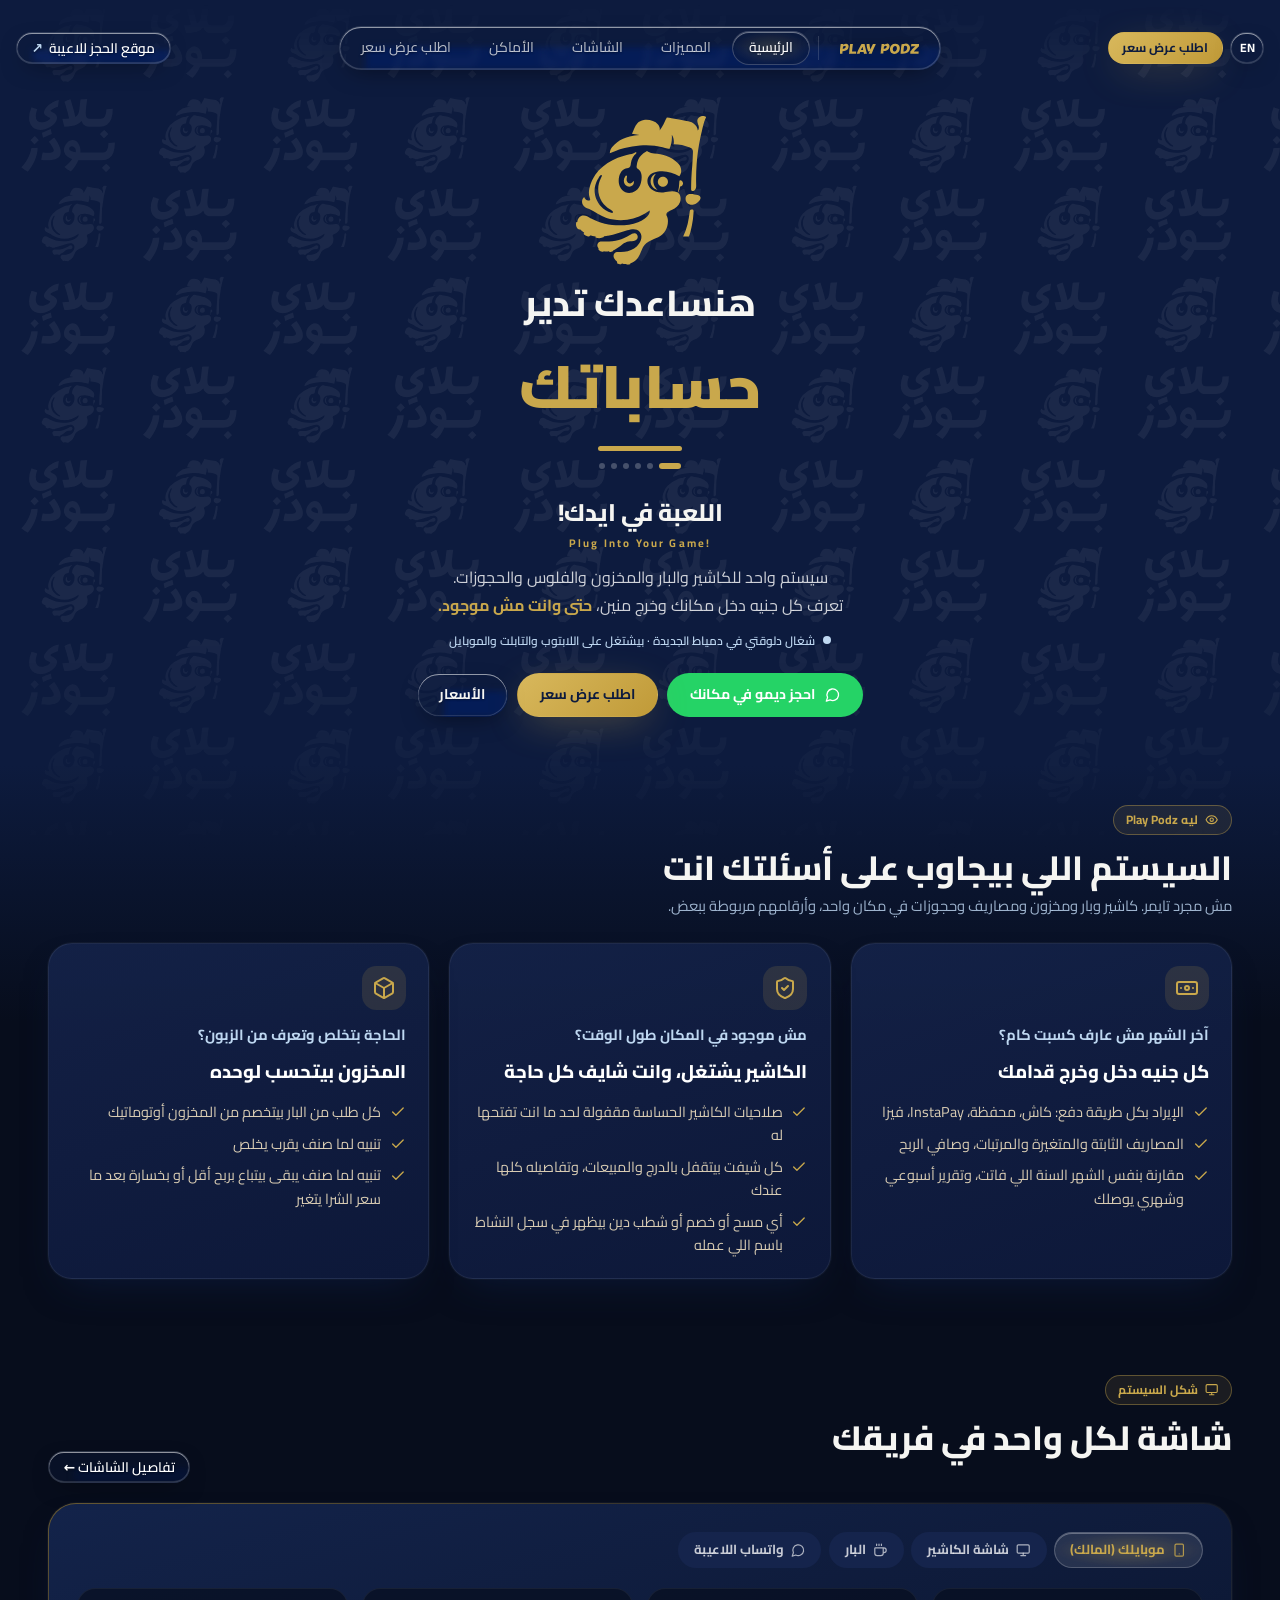
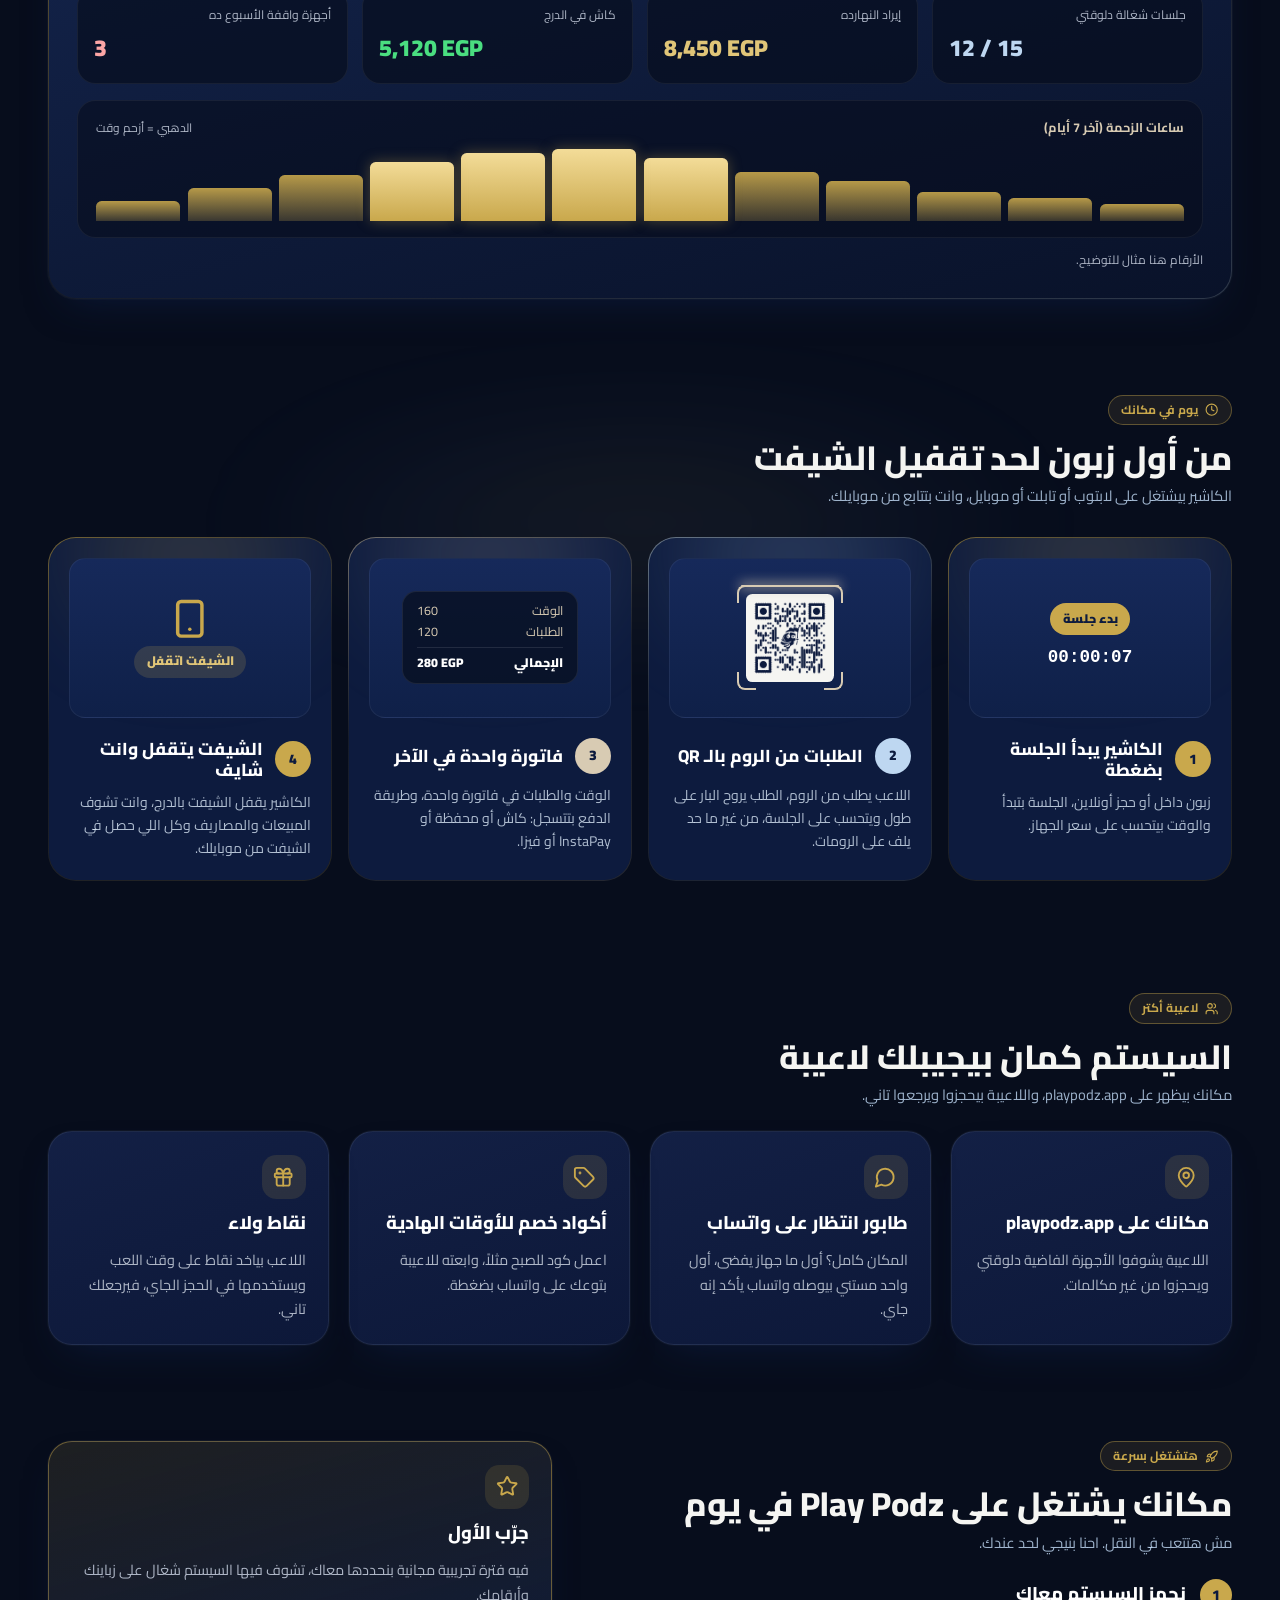
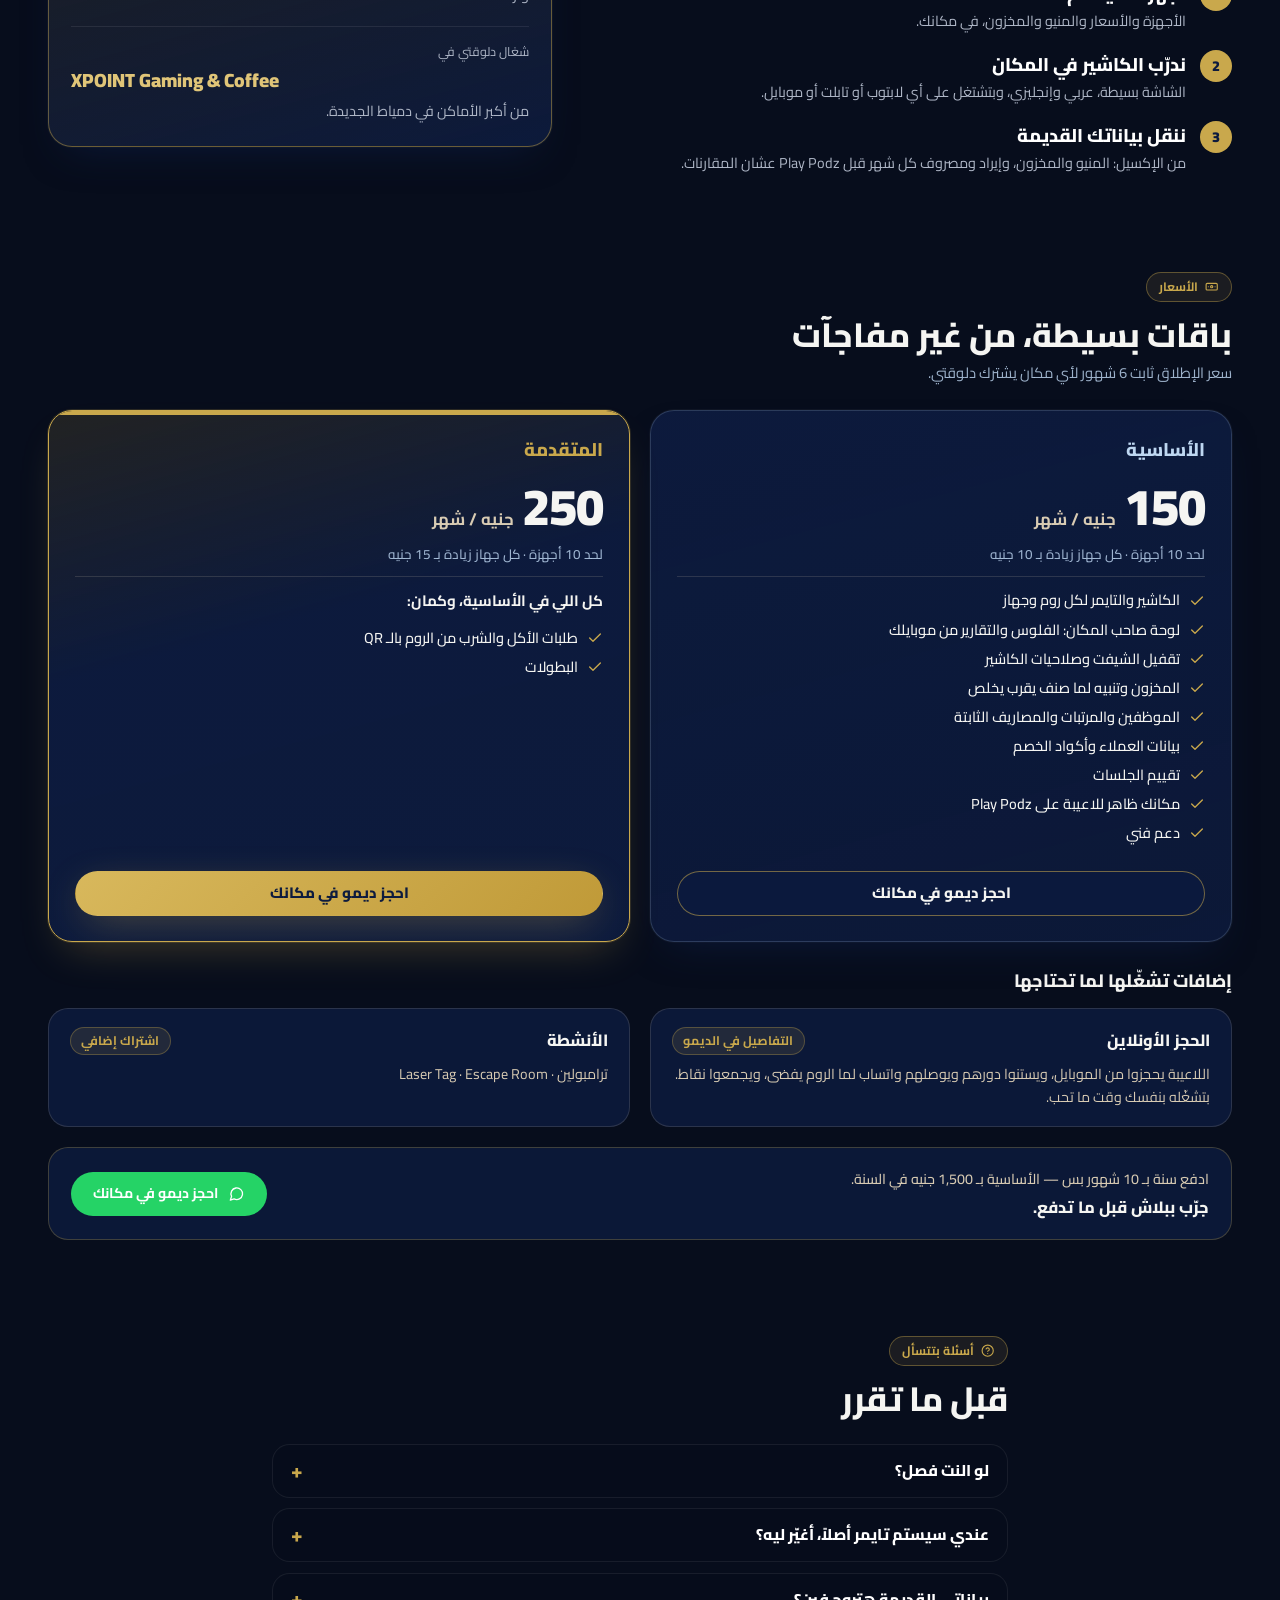
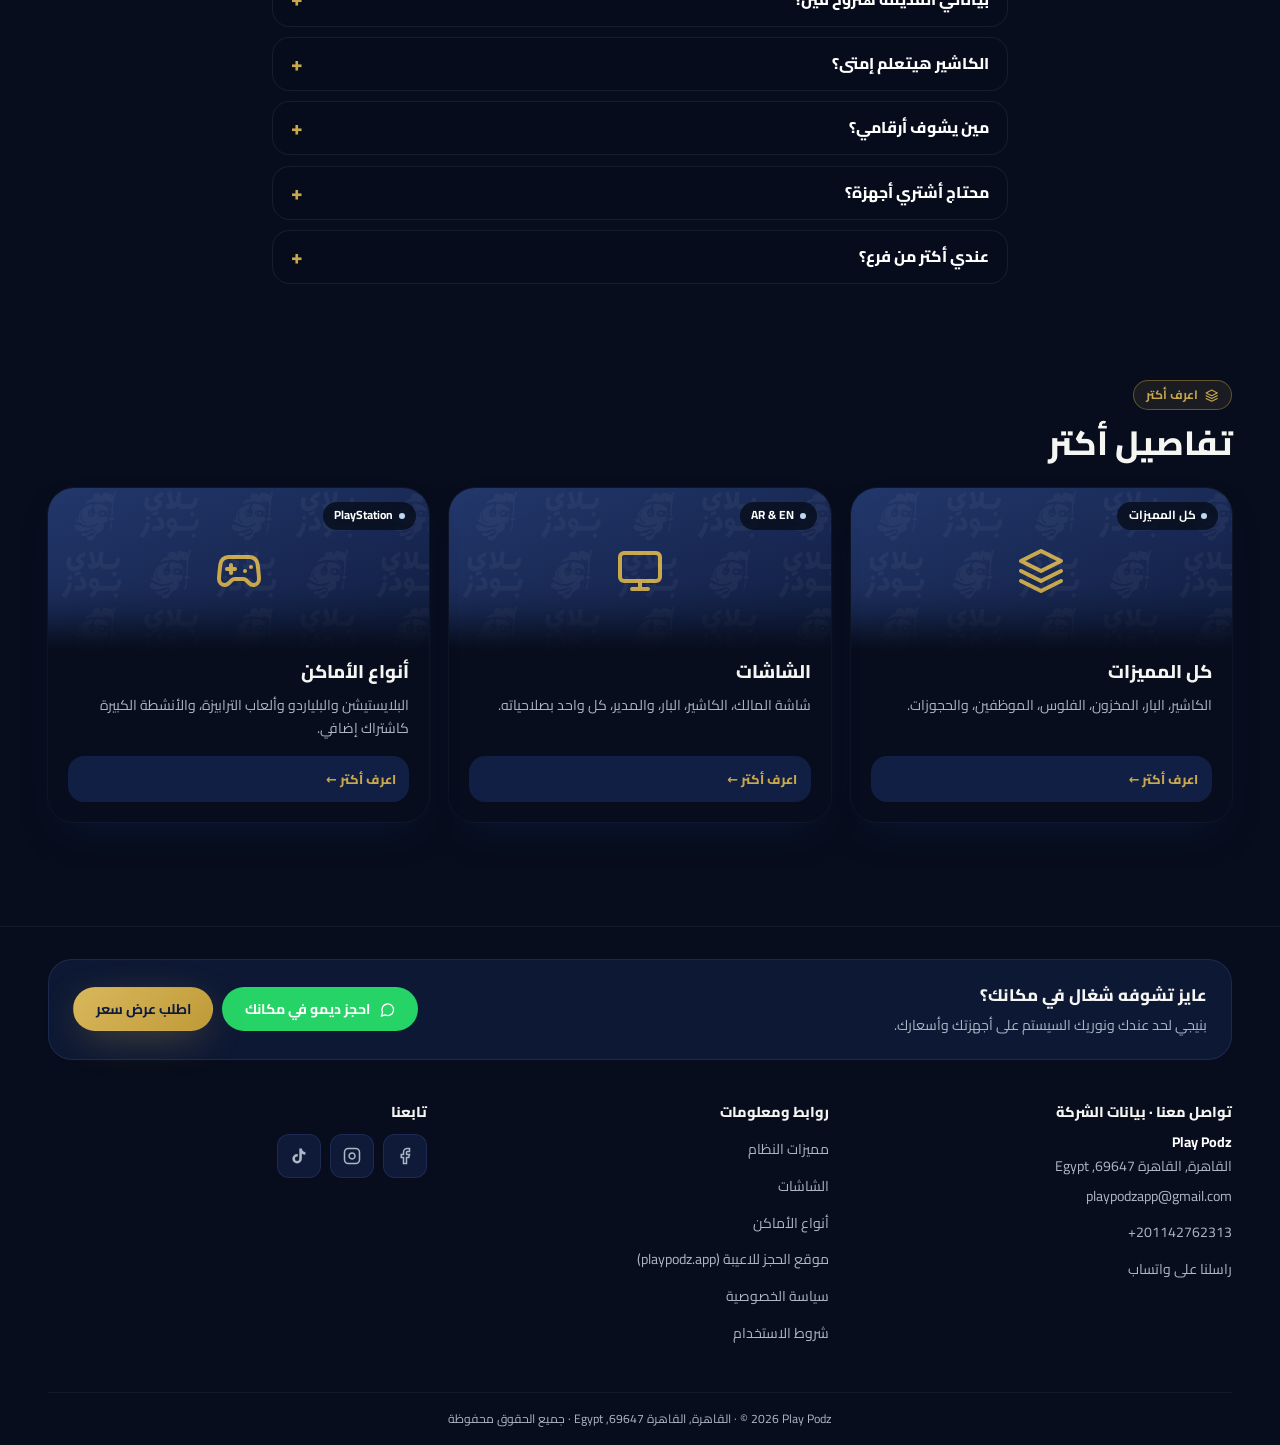
<file: index.html>
<!DOCTYPE html>
<html lang="ar" dir="rtl" data-title-ar="Play Podz — سيستم إدارة أماكن البلايستيشن والألعاب" data-title-en="Play Podz — Management system for gaming lounges">
  <head>
    <meta charset="utf-8" />
    <meta name="viewport" content="width=device-width, initial-scale=1" />
    <title>Play Podz — سيستم إدارة أماكن البلايستيشن والألعاب</title>
    <meta name="description" content="سيستم Play Podz لأماكن البلايستيشن والألعاب: كاشير، بار، مخزون، مصاريف وأرباح، شيفتات، وحجوزات أونلاين مع طابور انتظار على واتساب. نجهزه في مكانك في يوم." />
    <meta name="theme-color" content="#0d1b3e" />
    <link rel="canonical" href="https://playpodzapp.com/" />
    <meta property="og:site_name" content="Play Podz" />
    <meta property="og:title" content="Play Podz — سيستم إدارة أماكن البلايستيشن والألعاب" />
    <meta property="og:description" content="كاشير، بار، مخزون، فلوس، وحجوزات في سيستم واحد. تعرف كل جنيه دخل مكانك وخرج منين." />
    <meta property="og:type" content="website" />
    <meta property="og:url" content="https://playpodzapp.com/" />
    <meta property="og:image" content="https://playpodzapp.com/assets/brand/og-image.png" />
    <meta property="og:image:width" content="1200" />
    <meta property="og:image:height" content="630" />
    <meta name="twitter:card" content="summary_large_image" />
    <link rel="icon" type="image/png" href="./assets/brand/logo-icon.png" />
    <link rel="apple-touch-icon" href="./assets/brand/logo-icon.png" />
    <link rel="stylesheet" href="./assets/css/styles.css" />
    <script type="application/ld+json">
      {
        "@context": "https://schema.org",
        "@graph": [
          {
            "@type": "Organization",
            "name": "Play Podz",
                        "url": "https://playpodzapp.com/",
            "sameAs": [
              "https://playpodz.app/",
              "https://www.facebook.com/share/19SYsKV4va/",
              "https://www.instagram.com/playpodzeg?igsi=aWpud2Ewazcwa2ph",
              "https://www.tiktok.com/@play.podz?_r=1&_t=ZS-98BwswoCIib"
            ],
            "logo": "https://playpodzapp.com/assets/brand/logo-icon.png",
            "email": "playpodzapp@gmail.com",
            "telephone": "+201142762313",
            "address": {
              "@type": "PostalAddress",
              "streetAddress": "القاهرة",
              "addressLocality": "القاهرة",
              "addressRegion": "القاهرة",
              "postalCode": "69647",
              "addressCountry": "Egypt"
            }
          },
          {
            "@type": "SoftwareApplication",
            "name": "Play Podz",
            "applicationCategory": "BusinessApplication",
            "operatingSystem": "Web",
            "url": "https://playpodzapp.com/",
            "description": "B2B operating system for entertainment venues and gaming lounges connected to playpodz.app."
          }
        ]
      }
    </script>
  </head>
  <body class="has-home-bg">
    
    <header class="floating-header">
      <div dir="ltr" class="header-bar">
        <div class="header-start">
          <a href="https://playpodz.app/" target="_blank" rel="noopener noreferrer" class="lg header-action-pill">
            <span style="color:#bed7f1">↗</span>
            <span class="header-mobile-only" data-lang="ar">موقع الحجز</span>
            <span class="header-mobile-only" data-lang="en">Booking</span>
            <span class="header-mobile-hide" data-lang="ar">موقع الحجز للاعيبة</span>
            <span class="header-mobile-hide" data-lang="en">Player booking site</span>
          </a>
        </div>

        <a href="./" class="header-center-logo" aria-label="Play Podz home">
          
        <span data-logo-morph role="img" aria-label="Play Podz" class="logo-morph-box size-top">
          <img data-logo-half="play" src="./assets/brand/logo-centered-gold.svg" alt="" class="logo-half logo-half-play" />
          <img data-logo-half="podz" src="./assets/brand/logo-centered-gold.svg" alt="" class="logo-half logo-half-podz" />
        </span>
        </a>

        <nav class="lg header-capsule-nav" dir="rtl" aria-label="Primary Navigation">
          <a href="./" class="header-capsule-logo" aria-label="Play Podz home">
            
        <span data-logo-morph role="img" aria-label="Play Podz" class="logo-morph-box size-cap">
          <img data-logo-half="play" src="./assets/brand/logo-centered-gold.svg" alt="" class="logo-half logo-half-play" />
          <img data-logo-half="podz" src="./assets/brand/logo-centered-gold.svg" alt="" class="logo-half logo-half-podz" />
        </span>
          </a>
          <span aria-hidden="true" class="header-capsule-divider"></span>
          <a href="./" class="header-nav-item lg-pill is-active"><span data-lang="ar">الرئيسية</span><span data-lang="en">Overview</span></a>
<a href="./features/" class="header-nav-item "><span data-lang="ar">المميزات</span><span data-lang="en">Features</span></a>
<a href="./panels/" class="header-nav-item "><span data-lang="ar">الشاشات</span><span data-lang="en">Screens</span></a>
<a href="./venues/" class="header-nav-item "><span data-lang="ar">الأماكن</span><span data-lang="en">Venues</span></a>
<a href="./contact/" class="header-nav-item "><span data-lang="ar">اطلب عرض سعر</span><span data-lang="en">Request Quote</span></a>
        </nav>

        <div class="header-end">
          <a href="./contact/" class="btn btn-primary header-desktop-quote" style="height:2rem;padding-inline:0.85rem;font-size:0.78rem;">
            <span class="header-mobile-only" data-lang="ar">عرض سعر</span>
            <span class="header-mobile-only" data-lang="en">Quote</span>
            <span class="header-mobile-hide" data-lang="ar">اطلب عرض سعر</span>
            <span class="header-mobile-hide" data-lang="en">Request a Quote</span>
          </a>
          <div class="lg header-right-capsule">
            <button type="button" class="lang-circle" data-lang-toggle aria-label="Toggle language">EN</button>
          </div>
        </div>
      </div>

      <nav class="tablet-nav-row" aria-label="Tablet Navigation">
        <div class="lg tablet-nav-inner">
          <a href="./" class="header-nav-item lg-pill is-active"><span data-lang="ar">الرئيسية</span><span data-lang="en">Overview</span></a>
<a href="./features/" class="header-nav-item "><span data-lang="ar">المميزات</span><span data-lang="en">Features</span></a>
<a href="./panels/" class="header-nav-item "><span data-lang="ar">الشاشات</span><span data-lang="en">Screens</span></a>
<a href="./venues/" class="header-nav-item "><span data-lang="ar">الأماكن</span><span data-lang="en">Venues</span></a>
<a href="./contact/" class="header-nav-item "><span data-lang="ar">اطلب عرض سعر</span><span data-lang="en">Request Quote</span></a>
        </div>
      </nav>
    </header>
    
        <div id="flying-octopus" aria-hidden="true" class="octo-flying" style="visibility:hidden">
          <img id="flying-octopus-img" src="./assets/brand/octopus.svg" alt="" class="octo-bob" style="width:100%;height:auto" />
        </div>
    <nav class="phone-tab-bar-wrap" aria-label="Mobile Navigation">
      <div class="lg phone-tab-bar">
        <span aria-hidden="true" class="lg-pill phone-tab-lens" style="width:calc((100% - 0.5rem) / 5);inset-inline-start:calc(0.25rem + (100% - 0.5rem) * 0 / 5);"></span>
        <a href="./" class="phone-tab-link is-active">
          <span class="phone-tab-icon" aria-hidden="true"><svg viewBox="0 0 24 24" fill="none" stroke="currentColor" stroke-width="2" stroke-linecap="round" stroke-linejoin="round"><circle cx="12" cy="12" r="10"/><polygon points="16.24 7.76 14.12 14.12 7.76 16.24 9.88 9.88 16.24 7.76"/></svg></span>
          <span class="phone-tab-label"><span data-lang="ar">الرئيسية</span><span data-lang="en">Home</span></span>
        </a>
<a href="./features/" class="phone-tab-link ">
          <span class="phone-tab-icon" aria-hidden="true"><svg viewBox="0 0 24 24" fill="none" stroke="currentColor" stroke-width="2" stroke-linecap="round" stroke-linejoin="round"><polygon points="12 2 2 7 12 12 22 7 12 2"/><polyline points="2 17 12 22 22 17"/><polyline points="2 12 12 17 22 12"/></svg></span>
          <span class="phone-tab-label"><span data-lang="ar">المميزات</span><span data-lang="en">Features</span></span>
        </a>
<a href="./panels/" class="phone-tab-link ">
          <span class="phone-tab-icon" aria-hidden="true"><svg viewBox="0 0 24 24" fill="none" stroke="currentColor" stroke-width="2" stroke-linecap="round" stroke-linejoin="round"><rect width="18" height="14" x="3" y="4" rx="2"/><line x1="8" x2="16" y1="21" y2="21"/><line x1="12" x2="12" y1="18" y2="21"/></svg></span>
          <span class="phone-tab-label"><span data-lang="ar">الشاشات</span><span data-lang="en">Screens</span></span>
        </a>
<a href="./venues/" class="phone-tab-link ">
          <span class="phone-tab-icon" aria-hidden="true"><svg viewBox="0 0 24 24" fill="none" stroke="currentColor" stroke-width="2" stroke-linecap="round" stroke-linejoin="round"><line x1="6" x2="10" y1="11" y2="11"/><line x1="8" x2="8" y1="9" y2="13"/><line x1="15" x2="15.01" y1="12" y2="12"/><line x1="18" x2="18.01" y1="10" y2="10"/><path d="M17.32 5H6.68a4 4 0 0 0-3.978 3.59c-.006.052-.01.101-.017.152C2.604 9.416 2 14.456 2 16a3 3 0 0 0 3 3c1 0 1.5-.5 2-1l1.414-1.414A2 2 0 0 1 9.828 16h4.344a2 2 0 0 1 1.414.586L17 18c.5.5 1 1 2 1a3 3 0 0 0 3-3c0-1.545-.604-6.584-.685-7.258-.007-.05-.011-.1-.017-.151A4 4 0 0 0 17.32 5z"/></svg></span>
          <span class="phone-tab-label"><span data-lang="ar">الأماكن</span><span data-lang="en">Venues</span></span>
        </a>
<a href="./contact/" class="phone-tab-link ">
          <span class="phone-tab-icon" aria-hidden="true"><svg viewBox="0 0 24 24" fill="none" stroke="currentColor" stroke-width="2" stroke-linecap="round" stroke-linejoin="round"><path d="M7.9 20A9 9 0 1 0 4 16.1L2 22Z"/></svg></span>
          <span class="phone-tab-label"><span data-lang="ar">عرض سعر</span><span data-lang="en">Quote</span></span>
        </a>
      </div>
    </nav>
    

    <main class="home-page-bg">
      <!-- Exact Hero Section matching playpodz.app (plain off-white pattern, zero overlap) -->
      <section class="hero-section">
        <div aria-hidden="true" class="hero-pattern-mask">
          <div class="hero-pattern">
            <div class="hero-pattern__tiles hero-pattern__base"></div>
          </div>
        </div>

        <div class="hero-center-stack">
          <div id="hero-octopus" aria-hidden="true" class="hero-octopus-box">
            <img src="./assets/brand/octopus.svg" alt="" class="octo-bob" style="width:100%;height:100%" />
          </div>

          <p class="hero-today-lead">
            <span data-lang="ar">هنساعدك تدير</span>
            <span data-lang="en">We help you manage</span>
          </p>

          <div class="hero-games-wrap">
            <div class="hero-games-window">
              <p id="hero-game-word" aria-live="polite" class="hero-games-word" style="color:#C9A84C">حساباتك</p>
            </div>
            <span id="hero-game-bar" aria-hidden="true" class="hero-games-bar" style="width:84px;background:#C9A84C"></span>
            <span id="hero-game-dots" aria-hidden="true" class="hero-games-dots">
              <span class="hero-games-dot" style="width:22px;background:#C9A84C"></span>
              <span class="hero-games-dot" style="width:6px;background:rgba(245,245,242,.25)"></span>
              <span class="hero-games-dot" style="width:6px;background:rgba(245,245,242,.25)"></span>
              <span class="hero-games-dot" style="width:6px;background:rgba(245,245,242,.25)"></span>
              <span class="hero-games-dot" style="width:6px;background:rgba(245,245,242,.25)"></span>
              <span class="hero-games-dot" style="width:6px;background:rgba(245,245,242,.25)"></span>
            </span>
          </div>

          <h1 class="hero-h1">
            <span data-lang="ar">اللعبة في ايدك!</span>
            <span data-lang="en">Plug Into Your Game!</span>
          </h1>
          <p lang="en" dir="ltr" class="hero-tagline-en" data-lang="ar">Plug Into Your Game!</p>

          <p class="hero-sub-copy">
            <span data-lang="ar">سيستم واحد للكاشير والبار والمخزون والفلوس والحجوزات.<br />تعرف كل جنيه دخل مكانك وخرج منين، <span class="hero-sub-hl">حتى وانت مش موجود.</span></span><span data-lang="en">One system for your cashier, bar, stock, money and bookings.<br />Know where every pound came from and went, <span class="hero-sub-hl">even when you are not there.</span></span>
          </p>
          <p class="live-status-line">
            <span aria-hidden="true" class="live-dot"></span>
            <span data-lang="ar">شغال دلوقتي في دمياط الجديدة · بيشتغل على اللابتوب والتابلت والموبايل</span><span data-lang="en">Live in New Damietta · Works on laptop, tablet and phone</span>
          </p>
          <div class="hero-cta-row">
            <a href="https://wa.me/201142762313?text=%D8%A3%D9%87%D9%84%D8%A7%D9%8B%20Play%20Podz%D8%8C%20%D8%B9%D8%A7%D9%8A%D8%B2%20%D8%A3%D8%AD%D8%AC%D8%B2%20%D8%AF%D9%8A%D9%85%D9%88%20%D9%84%D9%84%D8%B3%D9%8A%D8%B3%D8%AA%D9%85%20%D9%81%D9%8A%20%D9%85%D9%83%D8%A7%D9%86%D9%8A." target="_blank" rel="noopener noreferrer" class="btn btn-whatsapp" data-lead="demo"><svg class="pp-ic" width="1.1em" height="1.1em" viewBox="0 0 24 24" fill="none" stroke="currentColor" stroke-width="2" stroke-linecap="round" stroke-linejoin="round" aria-hidden="true"><path d="M7.9 20A9 9 0 1 0 4 16.1L2 22Z"/></svg><span data-lang="ar">احجز ديمو في مكانك</span><span data-lang="en">Book a demo at your venue</span></a><a href="./contact/" class="btn btn-primary"><span data-lang="ar">اطلب عرض سعر</span><span data-lang="en">Request a quote</span></a>
            <a href="#pricing" class="lg btn"><span data-lang="ar">الأسعار</span><span data-lang="en">Pricing</span></a>
          </div>
        </div>
      </section>

      <!-- Fade marker: navy above, fading cleanly into obsidian #070d1c right here -->
      <div id="fade-start-marker" aria-hidden="true"></div>

      <section class="steps-section reveal"><div class="container">
<div class="pp-sec-head"><span class="kicker-pill"><svg class="pp-ic" width="1.1em" height="1.1em" viewBox="0 0 24 24" fill="none" stroke="currentColor" stroke-width="2" stroke-linecap="round" stroke-linejoin="round" aria-hidden="true"><path d="M2 12s3-7 10-7 10 7 10 7-3 7-10 7-10-7-10-7Z"/><circle cx="12" cy="12" r="3"/></svg><span data-lang="ar">ليه Play Podz</span><span data-lang="en">WHY PLAY PODZ</span></span><h2 class="section-heading"><span data-lang="ar">السيستم اللي بيجاوب على أسئلتك انت</span><span data-lang="en">A system that answers the owner's questions</span></h2><p class="section-sub"><span data-lang="ar">مش مجرد تايمر. كاشير وبار ومخزون ومصاريف وحجوزات في مكان واحد، وأرقامهم مربوطة ببعض.</span><span data-lang="en">Not just a timer: cashier, bar, stock, expenses and bookings in one place, with numbers that add up.</span></p></div>
<div class="grid-3"><article class="pp-card pp-pain">
  <div class="pp-pain-icon"><svg class="pp-ic" width="1.5rem" height="1.5rem" viewBox="0 0 24 24" fill="none" stroke="currentColor" stroke-width="2" stroke-linecap="round" stroke-linejoin="round" aria-hidden="true"><rect width="20" height="12" x="2" y="6" rx="2"/><circle cx="12" cy="12" r="2"/><path d="M6 12h.01M18 12h.01"/></svg></div>
  <p class="pp-pain-q"><span data-lang="ar">آخر الشهر مش عارف كسبت كام؟</span><span data-lang="en">End of month and no idea what you made?</span></p>
  <h3 class="pp-card-title"><span data-lang="ar">كل جنيه دخل وخرج قدامك</span><span data-lang="en">Every pound in and out, in front of you</span></h3>
  <ul class="pp-bullets"><li><svg class="pp-ic" width="1.1em" height="1.1em" viewBox="0 0 24 24" fill="none" stroke="currentColor" stroke-width="2" stroke-linecap="round" stroke-linejoin="round" aria-hidden="true"><path d="M20 6 9 17l-5-5"/></svg><span><span data-lang="ar">الإيراد بكل طريقة دفع: كاش، محفظة، InstaPay، فيزا</span><span data-lang="en">Revenue by payment method: cash, wallet, InstaPay, card</span></span></li><li><svg class="pp-ic" width="1.1em" height="1.1em" viewBox="0 0 24 24" fill="none" stroke="currentColor" stroke-width="2" stroke-linecap="round" stroke-linejoin="round" aria-hidden="true"><path d="M20 6 9 17l-5-5"/></svg><span><span data-lang="ar">المصاريف الثابتة والمتغيرة والمرتبات، وصافي الربح</span><span data-lang="en">Fixed and variable costs, salaries, and net profit</span></span></li><li><svg class="pp-ic" width="1.1em" height="1.1em" viewBox="0 0 24 24" fill="none" stroke="currentColor" stroke-width="2" stroke-linecap="round" stroke-linejoin="round" aria-hidden="true"><path d="M20 6 9 17l-5-5"/></svg><span><span data-lang="ar">مقارنة بنفس الشهر السنة اللي فاتت، وتقرير أسبوعي وشهري يوصلك</span><span data-lang="en">Same month last year, plus weekly and monthly reports sent to you</span></span></li></ul>
</article><article class="pp-card pp-pain">
  <div class="pp-pain-icon"><svg class="pp-ic" width="1.5rem" height="1.5rem" viewBox="0 0 24 24" fill="none" stroke="currentColor" stroke-width="2" stroke-linecap="round" stroke-linejoin="round" aria-hidden="true"><path d="M20 13c0 5-3.5 7.5-7.66 8.95a1 1 0 0 1-.67-.01C7.5 20.5 4 18 4 13V6a1 1 0 0 1 1-1c2 0 4.5-1.2 6.24-2.72a1.17 1.17 0 0 1 1.52 0C14.51 3.81 17 5 19 5a1 1 0 0 1 1 1z"/><path d="m9 12 2 2 4-4"/></svg></div>
  <p class="pp-pain-q"><span data-lang="ar">مش موجود في المكان طول الوقت؟</span><span data-lang="en">Can't be at the venue all day?</span></p>
  <h3 class="pp-card-title"><span data-lang="ar">الكاشير يشتغل، وانت شايف كل حاجة</span><span data-lang="en">Your cashier works, you see everything</span></h3>
  <ul class="pp-bullets"><li><svg class="pp-ic" width="1.1em" height="1.1em" viewBox="0 0 24 24" fill="none" stroke="currentColor" stroke-width="2" stroke-linecap="round" stroke-linejoin="round" aria-hidden="true"><path d="M20 6 9 17l-5-5"/></svg><span><span data-lang="ar">صلاحيات الكاشير الحساسة مقفولة لحد ما انت تفتحها له</span><span data-lang="en">Sensitive cashier permissions stay closed until you open them</span></span></li><li><svg class="pp-ic" width="1.1em" height="1.1em" viewBox="0 0 24 24" fill="none" stroke="currentColor" stroke-width="2" stroke-linecap="round" stroke-linejoin="round" aria-hidden="true"><path d="M20 6 9 17l-5-5"/></svg><span><span data-lang="ar">كل شيفت بيتقفل بالدرج والمبيعات، وتفاصيله كلها عندك</span><span data-lang="en">Every shift closes with the drawer and sales, with full details</span></span></li><li><svg class="pp-ic" width="1.1em" height="1.1em" viewBox="0 0 24 24" fill="none" stroke="currentColor" stroke-width="2" stroke-linecap="round" stroke-linejoin="round" aria-hidden="true"><path d="M20 6 9 17l-5-5"/></svg><span><span data-lang="ar">أي مسح أو خصم أو شطب دين بيظهر في سجل النشاط باسم اللي عمله</span><span data-lang="en">Any delete, discount or debt write-off shows in the Activity Log with who did it</span></span></li></ul>
</article><article class="pp-card pp-pain">
  <div class="pp-pain-icon"><svg class="pp-ic" width="1.5rem" height="1.5rem" viewBox="0 0 24 24" fill="none" stroke="currentColor" stroke-width="2" stroke-linecap="round" stroke-linejoin="round" aria-hidden="true"><path d="M21 8a2 2 0 0 0-1-1.73l-7-4a2 2 0 0 0-2 0l-7 4A2 2 0 0 0 3 8v8a2 2 0 0 0 1 1.73l7 4a2 2 0 0 0 2 0l7-4A2 2 0 0 0 21 16Z"/><path d="m3.3 7 8.7 5 8.7-5"/><path d="M12 22V12"/></svg></div>
  <p class="pp-pain-q"><span data-lang="ar">الحاجة بتخلص وتعرف من الزبون؟</span><span data-lang="en">Find out stock ran out from a customer?</span></p>
  <h3 class="pp-card-title"><span data-lang="ar">المخزون بيتحسب لوحده</span><span data-lang="en">Stock counts itself</span></h3>
  <ul class="pp-bullets"><li><svg class="pp-ic" width="1.1em" height="1.1em" viewBox="0 0 24 24" fill="none" stroke="currentColor" stroke-width="2" stroke-linecap="round" stroke-linejoin="round" aria-hidden="true"><path d="M20 6 9 17l-5-5"/></svg><span><span data-lang="ar">كل طلب من البار بيتخصم من المخزون أوتوماتيك</span><span data-lang="en">Every bar order is deducted from stock automatically</span></span></li><li><svg class="pp-ic" width="1.1em" height="1.1em" viewBox="0 0 24 24" fill="none" stroke="currentColor" stroke-width="2" stroke-linecap="round" stroke-linejoin="round" aria-hidden="true"><path d="M20 6 9 17l-5-5"/></svg><span><span data-lang="ar">تنبيه لما صنف يقرب يخلص</span><span data-lang="en">An alert when an item is running low</span></span></li><li><svg class="pp-ic" width="1.1em" height="1.1em" viewBox="0 0 24 24" fill="none" stroke="currentColor" stroke-width="2" stroke-linecap="round" stroke-linejoin="round" aria-hidden="true"><path d="M20 6 9 17l-5-5"/></svg><span><span data-lang="ar">تنبيه لما صنف يبقى بيتباع بربح أقل أو بخسارة بعد ما سعر الشرا يتغير</span><span data-lang="en">An alert when an item's margin drops or turns into a loss after the buying price changes</span></span></li></ul>
</article></div>
</div></section>
<section class="steps-section reveal"><div class="container">
<div style="display:flex;flex-wrap:wrap;align-items:flex-end;justify-content:space-between;gap:1rem;margin-bottom:1.25rem;">
<div class="pp-sec-head"><span class="kicker-pill"><svg class="pp-ic" width="1.1em" height="1.1em" viewBox="0 0 24 24" fill="none" stroke="currentColor" stroke-width="2" stroke-linecap="round" stroke-linejoin="round" aria-hidden="true"><rect width="20" height="14" x="2" y="3" rx="2"/><path d="M8 21h8M12 17v4"/></svg><span data-lang="ar">شكل السيستم</span><span data-lang="en">SYSTEM PREVIEW</span></span><h2 class="section-heading"><span data-lang="ar">شاشة لكل واحد في فريقك</span><span data-lang="en">A screen for everyone on your team</span></h2></div>
<a href="./panels/" class="lg header-action-pill"><span data-lang="ar">تفاصيل الشاشات ←</span><span data-lang="en">All screens →</span></a></div>
<div class="os-cockpit-shell" data-tab-group><div class="os-cockpit-inner">
<div class="chip-rail" role="tablist">
<button type="button" class="chip-btn is-active" data-os-tab="owner" role="tab" aria-selected="true"><svg class="pp-ic" width="1.1em" height="1.1em" viewBox="0 0 24 24" fill="none" stroke="currentColor" stroke-width="2" stroke-linecap="round" stroke-linejoin="round" aria-hidden="true"><rect width="14" height="20" x="5" y="2" rx="2"/><path d="M12 18h.01"/></svg><span data-lang="ar">موبايلك (المالك)</span><span data-lang="en">Your phone (owner)</span></button>
<button type="button" class="chip-btn" data-os-tab="cashier" role="tab" aria-selected="false"><svg class="pp-ic" width="1.1em" height="1.1em" viewBox="0 0 24 24" fill="none" stroke="currentColor" stroke-width="2" stroke-linecap="round" stroke-linejoin="round" aria-hidden="true"><rect width="20" height="14" x="2" y="3" rx="2"/><path d="M8 21h8M12 17v4"/></svg><span data-lang="ar">شاشة الكاشير</span><span data-lang="en">Cashier screen</span></button>
<button type="button" class="chip-btn" data-os-tab="bar" role="tab" aria-selected="false"><svg class="pp-ic" width="1.1em" height="1.1em" viewBox="0 0 24 24" fill="none" stroke="currentColor" stroke-width="2" stroke-linecap="round" stroke-linejoin="round" aria-hidden="true"><path d="M10 2v2M14 2v2M16 8a1 1 0 0 1 1 1v8a4 4 0 0 1-4 4H7a4 4 0 0 1-4-4V9a1 1 0 0 1 1-1h14a4 4 0 1 1 0 8h-1"/><path d="M6 2v2"/></svg><span data-lang="ar">البار</span><span data-lang="en">Bar</span></button>
<button type="button" class="chip-btn" data-os-tab="wa" role="tab" aria-selected="false"><svg class="pp-ic" width="1.1em" height="1.1em" viewBox="0 0 24 24" fill="none" stroke="currentColor" stroke-width="2" stroke-linecap="round" stroke-linejoin="round" aria-hidden="true"><path d="M7.9 20A9 9 0 1 0 4 16.1L2 22Z"/></svg><span data-lang="ar">واتساب اللاعيبة</span><span data-lang="en">Player WhatsApp</span></button>
</div>
<div class="os-panel is-active" data-os-panel="owner">
<div class="grid-4">
<div class="kpi-tile"><div class="kpi-tile-label"><span data-lang="ar">جلسات شغالة دلوقتي</span><span data-lang="en">Sessions running now</span></div><div class="kpi-tile-val" style="color:#bed7f1" dir="ltr">12 / 15</div></div>
<div class="kpi-tile"><div class="kpi-tile-label"><span data-lang="ar">إيراد النهارده</span><span data-lang="en">Today's revenue</span></div><div class="kpi-tile-val" style="color:#e0c578" dir="ltr">8,450 EGP</div></div>
<div class="kpi-tile"><div class="kpi-tile-label"><span data-lang="ar">كاش في الدرج</span><span data-lang="en">Cash in the drawer</span></div><div class="kpi-tile-val" style="color:#4ade80" dir="ltr">5,120 EGP</div></div>
<div class="kpi-tile"><div class="kpi-tile-label"><span data-lang="ar">أجهزة واقفة الأسبوع ده</span><span data-lang="en">Idle devices this week</span></div><div class="kpi-tile-val" style="color:#fca5a5" dir="ltr">3</div></div>
</div>
<div class="peak-chart-box"><div style="display:flex;justify-content:space-between;align-items:center;font-size:0.8rem;">
<span style="font-weight:700;color:#d8cbb3;"><span data-lang="ar">ساعات الزحمة (آخر 7 أيام)</span><span data-lang="en">Busy hours (last 7 days)</span></span>
<span style="color:var(--muted-foreground);font-size:0.75rem;"><span data-lang="ar">الدهبي = أزحم وقت</span><span data-lang="en">Gold = busiest</span></span></div>
<div class="peak-bars" aria-hidden="true"><div class="peak-bar" style="height:24%"></div><div class="peak-bar" style="height:32%"></div><div class="peak-bar" style="height:40%"></div><div class="peak-bar" style="height:55%"></div><div class="peak-bar" style="height:68%"></div><div class="peak-bar is-peak" style="height:88%"></div><div class="peak-bar is-peak" style="height:100%"></div><div class="peak-bar is-peak" style="height:94%"></div><div class="peak-bar is-peak" style="height:82%"></div><div class="peak-bar" style="height:64%"></div><div class="peak-bar" style="height:46%"></div><div class="peak-bar" style="height:28%"></div></div></div>
<p class="pp-sample-note"><span data-lang="ar">الأرقام هنا مثال للتوضيح.</span><span data-lang="en">Figures shown are examples.</span></p>
</div>
<div class="os-panel" data-os-panel="cashier"><div class="grid-4">
<div class="kpi-tile"><div style="display:flex;justify-content:space-between;gap:.5rem;font-size:0.82rem;font-weight:800;"><span dir="ltr">Room 1 · PS5</span><span style="color:#fca5a5"><span data-lang="ar">شغال</span><span data-lang="en">Busy</span></span></div><div dir="ltr" style="margin-top:0.4rem;font-size:0.86rem;font-family:monospace;font-weight:800;color:#fff;" data-live-seconds="6130">01:42:10</div><div style="margin-top:0.35rem;font-size:0.78rem;color:var(--muted-foreground);"><span data-lang="ar">طلبات: 120 جنيه</span><span data-lang="en">Orders: 120 EGP</span></div></div>
<div class="kpi-tile"><div style="display:flex;justify-content:space-between;gap:.5rem;font-size:0.82rem;font-weight:800;"><span dir="ltr">Room 2 · PS5 Pro</span><span style="color:#4ade80"><span data-lang="ar">فاضي</span><span data-lang="en">Free</span></span></div><div style="margin-top:0.35rem;font-size:0.78rem;color:var(--muted-foreground);"><span data-lang="ar">جاهز لزبون جديد أو حجز</span><span data-lang="en">Ready for a walk-in or a booking</span></div></div>
<div class="kpi-tile"><div style="display:flex;justify-content:space-between;gap:.5rem;font-size:0.82rem;font-weight:800;"><span dir="ltr">Room 3 · PS5</span><span style="color:#fcd34d"><span data-lang="ar">محجوز</span><span data-lang="en">Booked</span></span></div><div style="margin-top:0.35rem;font-size:0.78rem;color:#bed7f1;"><span data-lang="ar">حجز أونلاين · اللاعب جاي</span><span data-lang="en">Online booking · player on the way</span></div></div>
<div class="kpi-tile"><div style="display:flex;justify-content:space-between;gap:.5rem;font-size:0.82rem;font-weight:800;"><span dir="ltr">Billiards 2</span><span style="color:#fca5a5"><span data-lang="ar">شغال</span><span data-lang="en">Busy</span></span></div><div dir="ltr" style="margin-top:0.4rem;font-size:0.86rem;font-family:monospace;font-weight:800;color:#fff;" data-live-seconds="3250">00:54:10</div><div style="margin-top:0.35rem;font-size:0.78rem;color:#bed7f1;"><span data-lang="ar">3 مستنيين على واتساب</span><span data-lang="en">3 waiting on WhatsApp</span></div></div>
</div><p class="pp-sample-note"><span data-lang="ar">مثال لشاشة الكاشير.</span><span data-lang="en">Example cashier screen.</span></p></div>
<div class="os-panel" data-os-panel="bar"><div class="grid-2">
<div class="kpi-tile"><div style="display:flex;justify-content:space-between;gap:.5rem;font-size:0.82rem;font-weight:800;"><span dir="ltr">#418 · Room 1</span><span style="color:#fcd34d"><span data-lang="ar">بيتحضر</span><span data-lang="en">Preparing</span></span></div><div style="margin-top:0.35rem;font-size:0.78rem;color:var(--muted-foreground);"><span data-lang="ar">2 لاتيه سبانش · 1 فرايز — طلب QR من الروم</span><span data-lang="en">2 Spanish latte · 1 fries — QR order from the room</span></div></div>
<div class="kpi-tile"><div style="display:flex;justify-content:space-between;gap:.5rem;font-size:0.82rem;font-weight:800;"><span dir="ltr"><span data-lang="ar">المخزون</span><span data-lang="en">Stock</span></span><span style="color:#4ade80"><span data-lang="ar">اتخصم</span><span data-lang="en">Deducted</span></span></div><div style="margin-top:0.35rem;font-size:0.78rem;color:var(--muted-foreground);"><span data-lang="ar">الطلب اتحسب على جلسة الروم واتخصم من المخزون</span><span data-lang="en">Billed to the room's session and taken off stock</span></div></div>
</div></div>
<div class="os-panel" data-os-panel="wa">
<div style="background:#0f2922;border:1px solid rgba(37,211,102,0.38);border-radius:1.15rem;padding:1.15rem;color:#e9fbf2;max-width:34rem;">
<div style="font-size:0.78rem;font-weight:800;color:#86efac;margin-bottom:0.45rem;">WhatsApp · Play Podz</div>
<p style="margin:0;font-size:0.92rem;"><span data-lang="ar">الروم اللي كنت مستنيها فضيت! أكد إنك جاي قبل ما الدور يروح للي بعدك.</span><span data-lang="en">The room you were waiting for is free! Confirm you're coming before your turn passes to the next player.</span></p>
<div style="display:flex;gap:.5rem;margin-top:.75rem;"><span class="pp-wa-btn"><span data-lang="ar">أكد الحجز</span><span data-lang="en">Confirm</span></span><span class="pp-wa-btn"><span data-lang="ar">إلغاء</span><span data-lang="en">Cancel</span></span></div>
</div></div>
</div></div></div></section>
<section class="steps-section reveal"><div aria-hidden="true" class="steps-glow"></div><div class="container">
<div class="pp-sec-head"><span class="kicker-pill"><svg class="pp-ic" width="1.1em" height="1.1em" viewBox="0 0 24 24" fill="none" stroke="currentColor" stroke-width="2" stroke-linecap="round" stroke-linejoin="round" aria-hidden="true"><circle cx="12" cy="12" r="10"/><path d="M12 6v6l4 2"/></svg><span data-lang="ar">يوم في مكانك</span><span data-lang="en">A DAY AT YOUR VENUE</span></span><h2 class="section-heading"><span data-lang="ar">من أول زبون لحد تقفيل الشيفت</span><span data-lang="en">From the first customer to closing the shift</span></h2><p class="section-sub"><span data-lang="ar">الكاشير بيشتغل على لابتوب أو تابلت أو موبايل، وانت بتتابع من موبايلك.</span><span data-lang="en">Your cashier works on a laptop, tablet or phone; you follow from yours.</span></p></div>
<ol class="steps-grid">
<li><div class="step-ring-card step-ring-gold"><div class="step-inner-card"><div aria-hidden="true" class="step-top-blur"></div>
<div class="step-scene" style="display:flex;align-items:center;justify-content:center;"><div style="display:flex;flex-direction:column;align-items:center;gap:.5rem;"><span style="background:#C9A84C;color:#0D1B3E;padding:0.35rem 0.8rem;border-radius:999px;font-size:0.78rem;font-weight:900;"><span data-lang="ar">بدء جلسة</span><span data-lang="en">Start session</span></span><span dir="ltr" style="font-family:monospace;font-weight:800;color:#fff;font-size:1.1rem;" data-live-seconds="5">00:00:05</span></div></div>
<div class="step-title-row"><span class="step-num-badge">1</span><h3 class="step-title"><span data-lang="ar">الكاشير يبدأ الجلسة بضغطة</span><span data-lang="en">One tap to start a session</span></h3></div>
<p class="step-desc"><span data-lang="ar">زبون داخل أو حجز أونلاين، الجلسة بتبدأ والوقت بيتحسب على سعر الجهاز.</span><span data-lang="en">Walk-in or online booking, the session starts and time is priced on the device's rate.</span></p></div></div></li>
<li><div class="step-ring-card step-ring-sky"><div class="step-inner-card"><div aria-hidden="true" class="step-top-blur"></div>
<div class="step-scene" style="display:flex;align-items:center;justify-content:center;"><div class="qr-frame"><span class="qr-corner tl"></span><span class="qr-corner tr"></span><span class="qr-corner bl"></span><span class="qr-corner br"></span><img src="./assets/brand/qr-sample.png" alt="" class="qr-img" /><span class="qr-laser"></span></div></div>
<div class="step-title-row"><span class="step-num-badge">2</span><h3 class="step-title"><span data-lang="ar">الطلبات من الروم بالـ QR</span><span data-lang="en">Orders from the room by QR</span></h3></div>
<p class="step-desc"><span data-lang="ar">اللاعب يطلب من الروم، الطلب يروح البار على طول ويتحسب على الجلسة، من غير ما حد يلف على الرومات.</span><span data-lang="en">The player orders from the room; it goes straight to the bar and onto the session, no one running between rooms.</span></p></div></div></li>
<li><div class="step-ring-card step-ring-sand"><div class="step-inner-card"><div aria-hidden="true" class="step-top-blur"></div>
<div class="step-scene" style="display:flex;align-items:center;justify-content:center;"><div style="background:rgba(7,13,28,.7);border:1px solid rgba(255,255,255,.08);border-radius:.9rem;padding:.6rem .85rem;font-size:.78rem;min-width:11rem;"><div style="display:flex;justify-content:space-between;color:#d8cbb3;"><span><span data-lang="ar">الوقت</span><span data-lang="en">Time</span></span><span dir="ltr">160</span></div><div style="display:flex;justify-content:space-between;color:#d8cbb3;"><span><span data-lang="ar">الطلبات</span><span data-lang="en">Orders</span></span><span dir="ltr">120</span></div><div style="display:flex;justify-content:space-between;color:#fff;font-weight:900;border-top:1px solid rgba(255,255,255,.1);margin-top:.3rem;padding-top:.3rem;"><span><span data-lang="ar">الإجمالي</span><span data-lang="en">Total</span></span><span dir="ltr">280 EGP</span></div></div></div>
<div class="step-title-row"><span class="step-num-badge">3</span><h3 class="step-title"><span data-lang="ar">فاتورة واحدة في الآخر</span><span data-lang="en">One bill at the end</span></h3></div>
<p class="step-desc"><span data-lang="ar">الوقت والطلبات في فاتورة واحدة، وطريقة الدفع بتتسجل: كاش أو محفظة أو InstaPay أو فيزا.</span><span data-lang="en">Time and orders on one bill, with the payment method recorded: cash, wallet, InstaPay or card.</span></p></div></div></li>
<li><div class="step-ring-card step-ring-gold"><div class="step-inner-card"><div aria-hidden="true" class="step-top-blur"></div>
<div class="step-scene" style="display:flex;align-items:center;justify-content:center;"><div style="display:flex;flex-direction:column;align-items:center;gap:.4rem;color:#C9A84C;"><svg class="pp-ic" width="2.6rem" height="2.6rem" viewBox="0 0 24 24" fill="none" stroke="currentColor" stroke-width="2" stroke-linecap="round" stroke-linejoin="round" aria-hidden="true"><rect width="14" height="20" x="5" y="2" rx="2"/><path d="M12 18h.01"/></svg><span style="background:rgba(201,168,76,.18);color:#e0c578;padding:0.35rem 0.8rem;border-radius:999px;font-size:0.78rem;font-weight:900;"><span data-lang="ar">الشيفت اتقفل</span><span data-lang="en">Shift closed</span></span></div></div>
<div class="step-title-row"><span class="step-num-badge">4</span><h3 class="step-title"><span data-lang="ar">الشيفت يتقفل وانت شايف</span><span data-lang="en">The shift closes, you see it</span></h3></div>
<p class="step-desc"><span data-lang="ar">الكاشير يقفل الشيفت بالدرج، وانت تشوف المبيعات والمصاريف وكل اللي حصل في الشيفت من موبايلك.</span><span data-lang="en">The cashier closes the shift with the drawer; you see sales, expenses and everything that happened from your phone.</span></p></div></div></li>
</ol></div></section>
<section class="steps-section reveal"><div class="container">
<div class="pp-sec-head"><span class="kicker-pill"><svg class="pp-ic" width="1.1em" height="1.1em" viewBox="0 0 24 24" fill="none" stroke="currentColor" stroke-width="2" stroke-linecap="round" stroke-linejoin="round" aria-hidden="true"><path d="M16 21v-2a4 4 0 0 0-4-4H6a4 4 0 0 0-4 4v2"/><circle cx="9" cy="7" r="4"/><path d="M22 21v-2a4 4 0 0 0-3-3.87M16 3.13a4 4 0 0 1 0 7.75"/></svg><span data-lang="ar">لاعيبة أكتر</span><span data-lang="en">MORE PLAYERS</span></span><h2 class="section-heading"><span data-lang="ar">السيستم كمان بيجيبلك لاعيبة</span><span data-lang="en">It also brings you players</span></h2><p class="section-sub"><span data-lang="ar">مكانك بيظهر على playpodz.app، واللاعيبة بيحجزوا ويرجعوا تاني.</span><span data-lang="en">Your venue shows on playpodz.app, and players book and come back.</span></p></div>
<div class="grid-2 pp-grid-4">
<article class="pp-card"><div class="pp-pain-icon"><svg class="pp-ic" width="1.4rem" height="1.4rem" viewBox="0 0 24 24" fill="none" stroke="currentColor" stroke-width="2" stroke-linecap="round" stroke-linejoin="round" aria-hidden="true"><path d="M20 10c0 4.993-5.539 10.193-7.399 11.799a1 1 0 0 1-1.202 0C9.539 20.193 4 14.993 4 10a8 8 0 0 1 16 0"/><circle cx="12" cy="10" r="3"/></svg></div><h3 class="pp-card-title"><span data-lang="ar">مكانك على playpodz.app</span><span data-lang="en">Your venue on playpodz.app</span></h3><p class="pp-card-text"><span data-lang="ar">اللاعيبة يشوفوا الأجهزة الفاضية دلوقتي ويحجزوا من غير مكالمات.</span><span data-lang="en">Players see which devices are free right now and book without calling.</span></p></article>
<article class="pp-card"><div class="pp-pain-icon"><svg class="pp-ic" width="1.4rem" height="1.4rem" viewBox="0 0 24 24" fill="none" stroke="currentColor" stroke-width="2" stroke-linecap="round" stroke-linejoin="round" aria-hidden="true"><path d="M7.9 20A9 9 0 1 0 4 16.1L2 22Z"/></svg></div><h3 class="pp-card-title"><span data-lang="ar">طابور انتظار على واتساب</span><span data-lang="en">A WhatsApp waitlist</span></h3><p class="pp-card-text"><span data-lang="ar">المكان كامل؟ أول ما جهاز يفضى، أول واحد مستني بيوصله واتساب يأكد إنه جاي.</span><span data-lang="en">Full? The moment a device frees up, the first in line gets a WhatsApp to confirm.</span></p></article>
<article class="pp-card"><div class="pp-pain-icon"><svg class="pp-ic" width="1.4rem" height="1.4rem" viewBox="0 0 24 24" fill="none" stroke="currentColor" stroke-width="2" stroke-linecap="round" stroke-linejoin="round" aria-hidden="true"><path d="M12.586 2.586A2 2 0 0 0 11.172 2H4a2 2 0 0 0-2 2v7.172a2 2 0 0 0 .586 1.414l8.704 8.704a2.426 2.426 0 0 0 3.42 0l6.58-6.58a2.426 2.426 0 0 0 0-3.42z"/><circle cx="7.5" cy="7.5" r=".5" fill="currentColor"/></svg></div><h3 class="pp-card-title"><span data-lang="ar">أكواد خصم للأوقات الهادية</span><span data-lang="en">Promo codes for quiet hours</span></h3><p class="pp-card-text"><span data-lang="ar">اعمل كود للصبح مثلاً، وابعته للاعيبة بتوعك على واتساب بضغطة.</span><span data-lang="en">Make a code for mornings, for example, and send it to your players on WhatsApp in one tap.</span></p></article>
<article class="pp-card"><div class="pp-pain-icon"><svg class="pp-ic" width="1.4rem" height="1.4rem" viewBox="0 0 24 24" fill="none" stroke="currentColor" stroke-width="2" stroke-linecap="round" stroke-linejoin="round" aria-hidden="true"><rect x="3" y="8" width="18" height="4" rx="1"/><path d="M12 8v13"/><path d="M19 12v7a2 2 0 0 1-2 2H7a2 2 0 0 1-2-2v-7"/><path d="M7.5 8a2.5 2.5 0 0 1 0-5A4.8 8 0 0 1 12 8a4.8 8 0 0 1 4.5-5 2.5 2.5 0 0 1 0 5"/></svg></div><h3 class="pp-card-title"><span data-lang="ar">نقاط ولاء</span><span data-lang="en">Loyalty points</span></h3><p class="pp-card-text"><span data-lang="ar">اللاعب بياخد نقاط على وقت اللعب ويستخدمها في الحجز الجاي، فيرجعلك تاني.</span><span data-lang="en">Players earn points on play time and use them next visit, so they come back.</span></p></article>
</div></div></section>
<section class="steps-section reveal"><div class="container">
<div class="pp-split">
<div><div class="pp-sec-head"><span class="kicker-pill"><svg class="pp-ic" width="1.1em" height="1.1em" viewBox="0 0 24 24" fill="none" stroke="currentColor" stroke-width="2" stroke-linecap="round" stroke-linejoin="round" aria-hidden="true"><path d="M4.5 16.5c-1.5 1.26-2 5-2 5s3.74-.5 5-2c.71-.84.7-2.13-.09-2.91a2.18 2.18 0 0 0-2.91-.09z"/><path d="m12 15-3-3a22 22 0 0 1 2-3.95A12.88 12.88 0 0 1 22 2c0 2.72-.78 7.5-6 11a22.35 22.35 0 0 1-4 2z"/><path d="M9 12H4s.55-3.03 2-4c1.62-1.08 5 0 5 0M12 15v5s3.03-.55 4-2c1.08-1.62 0-5 0-5"/></svg><span data-lang="ar">هتشتغل بسرعة</span><span data-lang="en">FAST START</span></span><h2 class="section-heading"><span data-lang="ar">مكانك يشتغل على Play Podz في يوم</span><span data-lang="en">Your venue runs on Play Podz in a day</span></h2><p class="section-sub"><span data-lang="ar">مش هتتعب في النقل. احنا بنيجي لحد عندك.</span><span data-lang="en">Switching isn't on you. We come to your venue.</span></p></div>
<ol class="pp-onb">
<li class="pp-onb-step"><span class="step-num-badge">1</span><div><h3 class="pp-card-title"><span data-lang="ar">نجهز السيستم معاك</span><span data-lang="en">We set it up with you</span></h3><p class="pp-card-text"><span data-lang="ar">الأجهزة والأسعار والمنيو والمخزون، في مكانك.</span><span data-lang="en">Devices, prices, menu and stock, at your venue.</span></p></div></li>
<li class="pp-onb-step"><span class="step-num-badge">2</span><div><h3 class="pp-card-title"><span data-lang="ar">ندرّب الكاشير في المكان</span><span data-lang="en">We train your cashier on site</span></h3><p class="pp-card-text"><span data-lang="ar">الشاشة بسيطة، عربي وإنجليزي، وبتشتغل على أي لابتوب أو تابلت أو موبايل.</span><span data-lang="en">A simple screen in Arabic and English, on any laptop, tablet or phone.</span></p></div></li>
<li class="pp-onb-step"><span class="step-num-badge">3</span><div><h3 class="pp-card-title"><span data-lang="ar">ننقل بياناتك القديمة</span><span data-lang="en">We bring your old data</span></h3><p class="pp-card-text"><span data-lang="ar">من الإكسيل: المنيو والمخزون، وإيراد ومصروف كل شهر قبل Play Podz عشان المقارنات.</span><span data-lang="en">From Excel: menu and stock, plus each past month's revenue and expenses for comparisons.</span></p></div></li>
</ol></div>
<div class="pp-card pp-highlight">
<div class="pp-pain-icon"><svg class="pp-ic" width="1.4rem" height="1.4rem" viewBox="0 0 24 24" fill="none" stroke="currentColor" stroke-width="2" stroke-linecap="round" stroke-linejoin="round" aria-hidden="true"><path d="M11.525 2.295a.53.53 0 0 1 .95 0l2.31 4.679a2.123 2.123 0 0 0 1.595 1.16l5.166.756a.53.53 0 0 1 .294.904l-3.736 3.638a2.123 2.123 0 0 0-.611 1.878l.882 5.14a.53.53 0 0 1-.771.56l-4.618-2.428a2.122 2.122 0 0 0-1.973 0L6.396 21.01a.53.53 0 0 1-.77-.56l.881-5.139a2.122 2.122 0 0 0-.611-1.879L2.16 9.795a.53.53 0 0 1 .294-.906l5.165-.755a2.122 2.122 0 0 0 1.597-1.16z"/></svg></div>
<h3 class="pp-card-title"><span data-lang="ar">جرّب الأول</span><span data-lang="en">Try it first</span></h3>
<p class="pp-card-text"><span data-lang="ar">فيه فترة تجريبية مجانية بنحددها معاك، تشوف فيها السيستم شغال على زباينك وأرقامك.</span><span data-lang="en">There's a free trial we agree on together, so you see it running on your own customers and numbers.</span></p>
<div class="pp-proof">
<p class="pp-proof-label"><span data-lang="ar">شغال دلوقتي في</span><span data-lang="en">Running now at</span></p>
<p class="pp-proof-name" dir="ltr">XPOINT Gaming &amp; Coffee</p>
<p class="pp-card-text"><span data-lang="ar">من أكبر الأماكن في دمياط الجديدة.</span><span data-lang="en">One of the biggest venues in New Damietta.</span></p>
</div>
</div>
</div></div></section>
<section class="steps-section reveal" id="pricing"><div class="container">
<div class="pp-sec-head"><span class="kicker-pill"><svg class="pp-ic" width="1.1em" height="1.1em" viewBox="0 0 24 24" fill="none" stroke="currentColor" stroke-width="2" stroke-linecap="round" stroke-linejoin="round" aria-hidden="true"><rect width="20" height="12" x="2" y="6" rx="2"/><circle cx="12" cy="12" r="2"/><path d="M6 12h.01M18 12h.01"/></svg><span data-lang="ar">الأسعار</span><span data-lang="en">PRICING</span></span><h2 class="section-heading"><span data-lang="ar">باقات بسيطة، من غير مفاجآت</span><span data-lang="en">Simple plans, no surprises</span></h2><p class="section-sub"><span data-lang="ar">سعر الإطلاق ثابت 6 شهور لأي مكان يشترك دلوقتي.</span><span data-lang="en">Launch price locked for 6 months for every venue that joins now.</span></p></div>
<div class="grid-2 pp-pricing-grid">
<article class="pp-card pp-price">
<h3 class="pp-price-name"><span data-lang="ar">الأساسية</span><span data-lang="en">Basic</span></h3>
<p class="pp-price-val"><span class="pp-price-num" dir="ltr">150</span> <span class="pp-price-unit"><span data-lang="ar">جنيه / شهر</span><span data-lang="en">EGP / month</span></span></p>
<p class="pp-price-cap"><span data-lang="ar">لحد 10 أجهزة · كل جهاز زيادة بـ 10 جنيه</span><span data-lang="en">Up to 10 devices · 10 EGP per extra device</span></p>
<ul class="pp-bullets">
<li><svg class="pp-ic" width="1.1em" height="1.1em" viewBox="0 0 24 24" fill="none" stroke="currentColor" stroke-width="2" stroke-linecap="round" stroke-linejoin="round" aria-hidden="true"><path d="M20 6 9 17l-5-5"/></svg><span><span data-lang="ar">الكاشير والتايمر لكل روم وجهاز</span><span data-lang="en">Cashier and timer for every room and device</span></span></li>
<li><svg class="pp-ic" width="1.1em" height="1.1em" viewBox="0 0 24 24" fill="none" stroke="currentColor" stroke-width="2" stroke-linecap="round" stroke-linejoin="round" aria-hidden="true"><path d="M20 6 9 17l-5-5"/></svg><span><span data-lang="ar">لوحة صاحب المكان: الفلوس والتقارير من موبايلك</span><span data-lang="en">Owner dashboard: money and reports on your phone</span></span></li>
<li><svg class="pp-ic" width="1.1em" height="1.1em" viewBox="0 0 24 24" fill="none" stroke="currentColor" stroke-width="2" stroke-linecap="round" stroke-linejoin="round" aria-hidden="true"><path d="M20 6 9 17l-5-5"/></svg><span><span data-lang="ar">تقفيل الشيفت وصلاحيات الكاشير</span><span data-lang="en">Shift closing and cashier permissions</span></span></li>
<li><svg class="pp-ic" width="1.1em" height="1.1em" viewBox="0 0 24 24" fill="none" stroke="currentColor" stroke-width="2" stroke-linecap="round" stroke-linejoin="round" aria-hidden="true"><path d="M20 6 9 17l-5-5"/></svg><span><span data-lang="ar">المخزون وتنبيه لما صنف يقرب يخلص</span><span data-lang="en">Stock with low-stock alerts</span></span></li>
<li><svg class="pp-ic" width="1.1em" height="1.1em" viewBox="0 0 24 24" fill="none" stroke="currentColor" stroke-width="2" stroke-linecap="round" stroke-linejoin="round" aria-hidden="true"><path d="M20 6 9 17l-5-5"/></svg><span><span data-lang="ar">الموظفين والمرتبات والمصاريف الثابتة</span><span data-lang="en">Staff, salaries and fixed expenses</span></span></li>
<li><svg class="pp-ic" width="1.1em" height="1.1em" viewBox="0 0 24 24" fill="none" stroke="currentColor" stroke-width="2" stroke-linecap="round" stroke-linejoin="round" aria-hidden="true"><path d="M20 6 9 17l-5-5"/></svg><span><span data-lang="ar">بيانات العملاء وأكواد الخصم</span><span data-lang="en">Customer data and promo codes</span></span></li>
<li><svg class="pp-ic" width="1.1em" height="1.1em" viewBox="0 0 24 24" fill="none" stroke="currentColor" stroke-width="2" stroke-linecap="round" stroke-linejoin="round" aria-hidden="true"><path d="M20 6 9 17l-5-5"/></svg><span><span data-lang="ar">تقييم الجلسات</span><span data-lang="en">Session ratings</span></span></li>
<li><svg class="pp-ic" width="1.1em" height="1.1em" viewBox="0 0 24 24" fill="none" stroke="currentColor" stroke-width="2" stroke-linecap="round" stroke-linejoin="round" aria-hidden="true"><path d="M20 6 9 17l-5-5"/></svg><span><span data-lang="ar">مكانك ظاهر للاعيبة على Play Podz</span><span data-lang="en">Your venue listed for players on Play Podz</span></span></li>
<li><svg class="pp-ic" width="1.1em" height="1.1em" viewBox="0 0 24 24" fill="none" stroke="currentColor" stroke-width="2" stroke-linecap="round" stroke-linejoin="round" aria-hidden="true"><path d="M20 6 9 17l-5-5"/></svg><span><span data-lang="ar">دعم فني</span><span data-lang="en">Support</span></span></li>
</ul>
<div class="pp-price-cta"><a href="./contact/" class="btn pp-price-btn pp-price-btn-secondary"><span data-lang="ar">احجز ديمو في مكانك</span><span data-lang="en">Book a demo at your venue</span></a></div>
</article>
<article class="pp-card pp-price pp-price-featured">
<h3 class="pp-price-name"><span data-lang="ar">المتقدمة</span><span data-lang="en">Advanced</span></h3>
<p class="pp-price-val"><span class="pp-price-num" dir="ltr">250</span> <span class="pp-price-unit"><span data-lang="ar">جنيه / شهر</span><span data-lang="en">EGP / month</span></span></p>
<p class="pp-price-cap"><span data-lang="ar">لحد 10 أجهزة · كل جهاز زيادة بـ 15 جنيه</span><span data-lang="en">Up to 10 devices · 15 EGP per extra device</span></p>
<p class="pp-price-lead"><span data-lang="ar">كل اللي في الأساسية، وكمان:</span><span data-lang="en">Everything in Basic, plus:</span></p>
<ul class="pp-bullets">
<li><svg class="pp-ic" width="1.1em" height="1.1em" viewBox="0 0 24 24" fill="none" stroke="currentColor" stroke-width="2" stroke-linecap="round" stroke-linejoin="round" aria-hidden="true"><path d="M20 6 9 17l-5-5"/></svg><span><span data-lang="ar">طلبات الأكل والشرب من الروم بالـ QR</span><span data-lang="en">Room QR ordering for food and drinks</span></span></li>
<li><svg class="pp-ic" width="1.1em" height="1.1em" viewBox="0 0 24 24" fill="none" stroke="currentColor" stroke-width="2" stroke-linecap="round" stroke-linejoin="round" aria-hidden="true"><path d="M20 6 9 17l-5-5"/></svg><span><span data-lang="ar">البطولات</span><span data-lang="en">Tournaments</span></span></li>
</ul>
<div class="pp-price-cta"><a href="./contact/" class="btn btn-primary pp-price-btn"><span data-lang="ar">احجز ديمو في مكانك</span><span data-lang="en">Book a demo at your venue</span></a></div>
</article>
</div>
<div class="pp-addons">
<h3 class="pp-addons-title"><span data-lang="ar">إضافات تشغّلها لما تحتاجها</span><span data-lang="en">Add-ons</span></h3>
<div class="grid-2">
<article class="pp-addon-card">
<div class="pp-addon-head"><h4 class="pp-addon-name"><span data-lang="ar">الحجز الأونلاين</span><span data-lang="en">Online booking</span></h4><span class="pp-addon-meta"><span data-lang="ar">التفاصيل في الديمو</span><span data-lang="en">Details in the demo</span></span></div>
<p class="pp-addon-desc"><span data-lang="ar">اللاعيبة يحجزوا من الموبايل، ويستنوا دورهم ويوصلهم واتساب لما الروم يفضى، ويجمعوا نقاط. بتشغّله بنفسك وقت ما تحب.</span><span data-lang="en">Players book from their phone, join the waitlist and get a WhatsApp message when a room frees up, and earn points. Turn it on yourself whenever you want.</span></p>
</article>
<article class="pp-addon-card">
<div class="pp-addon-head"><h4 class="pp-addon-name"><span data-lang="ar">الأنشطة</span><span data-lang="en">Activities</span></h4><span class="pp-addon-meta"><span data-lang="ar">اشتراك إضافي</span><span data-lang="en">Add-on subscription</span></span></div>
<p class="pp-addon-desc"><span data-lang="ar">ترامبولين · <bdi dir="ltr">Escape Room</bdi> · <bdi dir="ltr">Laser Tag</bdi></span><span data-lang="en">Trampoline · Escape Room · Laser Tag</span></p>
</article>
</div>
</div>
<div class="pp-pricing-foot">
<div class="pp-pricing-foot-copy">
<p class="pp-annual-line"><span data-lang="ar">ادفع سنة بـ 10 شهور بس — الأساسية بـ <bdi dir="ltr">1,500</bdi> جنيه في السنة.</span><span data-lang="en">Pay 10 months, get 12 — Basic is 1,500 EGP a year.</span></p>
<p class="pp-trial-line"><span data-lang="ar">جرّب ببلاش قبل ما تدفع.</span><span data-lang="en">Try it free before you pay.</span></p>
</div>
<a href="https://wa.me/201142762313?text=%D8%A3%D9%87%D9%84%D8%A7%D9%8B%20Play%20Podz%D8%8C%20%D8%B9%D8%A7%D9%8A%D8%B2%20%D8%A3%D8%AD%D8%AC%D8%B2%20%D8%AF%D9%8A%D9%85%D9%88%20%D9%84%D9%84%D8%B3%D9%8A%D8%B3%D8%AA%D9%85%20%D9%81%D9%8A%20%D9%85%D9%83%D8%A7%D9%86%D9%8A." target="_blank" rel="noopener noreferrer" class="btn btn-whatsapp" data-lead="demo"><svg class="pp-ic" width="1.1em" height="1.1em" viewBox="0 0 24 24" fill="none" stroke="currentColor" stroke-width="2" stroke-linecap="round" stroke-linejoin="round" aria-hidden="true"><path d="M7.9 20A9 9 0 1 0 4 16.1L2 22Z"/></svg><span data-lang="ar">احجز ديمو في مكانك</span><span data-lang="en">Book a demo at your venue</span></a>
</div>
</div></section>
<section class="steps-section reveal" id="faq"><div class="container pp-narrow">
<div class="pp-sec-head"><span class="kicker-pill"><svg class="pp-ic" width="1.1em" height="1.1em" viewBox="0 0 24 24" fill="none" stroke="currentColor" stroke-width="2" stroke-linecap="round" stroke-linejoin="round" aria-hidden="true"><circle cx="12" cy="12" r="10"/><path d="M9.09 9a3 3 0 0 1 5.83 1c0 2-3 3-3 3"/><path d="M12 17h.01"/></svg><span data-lang="ar">أسئلة بتتسأل</span><span data-lang="en">QUESTIONS OWNERS ASK</span></span><h2 class="section-heading"><span data-lang="ar">قبل ما تقرر</span><span data-lang="en">Before you decide</span></h2></div>
<div class="pp-faq"><details class="pp-faq-item"><summary><span data-lang="ar">لو النت فصل؟</span><span data-lang="en">What if the internet drops?</span><span class="pp-faq-plus" aria-hidden="true">+</span></summary><p><span data-lang="ar">الحجز الأونلاين بيتقفل لوحده طول ما مكانك مش متصل، عشان محدش يحجز جهاز شغال. ولما النت يرجع، الوقت الحقيقي اللي الجلسة خلصت فيه يتسجل بسبب واضح وبيظهر في سجل النشاط. ونصيحتنا راوتر 4G احتياطي.</span><span data-lang="en">Online booking closes automatically while your venue is offline, so nobody books a busy device. When it's back, the real end time of a session is recorded with a reason and shows in the Activity Log. We also recommend a backup 4G router.</span></p></details><details class="pp-faq-item"><summary><span data-lang="ar">عندي سيستم تايمر أصلاً، أغيّر ليه؟</span><span data-lang="en">I already have a timer system. Why switch?</span><span class="pp-faq-plus" aria-hidden="true">+</span></summary><p><span data-lang="ar">التايمر حاجة واحدة. هنا الكاشير والبار والمخزون والمصاريف والمرتبات والشيفتات والحجوزات في مكان واحد، وأرقامهم مربوطة ببعض، فتعرف صافي ربحك بجد.</span><span data-lang="en">A timer is one thing. Here the cashier, bar, stock, expenses, salaries, shifts and bookings live in one place with linked numbers, so you know your real profit.</span></p></details><details class="pp-faq-item"><summary><span data-lang="ar">بياناتي القديمة هتروح فين؟</span><span data-lang="en">What happens to my old data?</span><span class="pp-faq-plus" aria-hidden="true">+</span></summary><p><span data-lang="ar">بنستورد من الإكسيل المنيو والمخزون، وإيراد ومصروف كل شهر قبل ما تبدأ، عشان المقارنات تبقى صح من أول يوم.</span><span data-lang="en">We import your menu and stock from Excel, plus each past month's revenue and expenses, so comparisons are right from day one.</span></p></details><details class="pp-faq-item"><summary><span data-lang="ar">الكاشير هيتعلم إمتى؟</span><span data-lang="en">How long until my cashier learns it?</span><span class="pp-faq-plus" aria-hidden="true">+</span></summary><p><span data-lang="ar">بندربه في المكان في نفس يوم التشغيل. الشاشة بسيطة، عربي وإنجليزي، فاتح وغامق.</span><span data-lang="en">We train them on site on the day you go live. The screen is simple, in Arabic and English, light and dark.</span></p></details><details class="pp-faq-item"><summary><span data-lang="ar">مين يشوف أرقامي؟</span><span data-lang="en">Who sees my numbers?</span><span class="pp-faq-plus" aria-hidden="true">+</span></summary><p><span data-lang="ar">انت، واللي انت تديله صلاحية بس. الكاشير بيشوف الشيفت بتاعه، وأي صلاحية حساسة مقفولة لحد ما تفتحها.</span><span data-lang="en">You, and only the people you give access to. A cashier sees their own shift, and every sensitive permission stays closed until you open it.</span></p></details><details class="pp-faq-item"><summary><span data-lang="ar">محتاج أشتري أجهزة؟</span><span data-lang="en">Do I need to buy hardware?</span><span class="pp-faq-plus" aria-hidden="true">+</span></summary><p><span data-lang="ar">لأ. أي لابتوب أو تابلت أو موبايل عليه متصفح ونت.</span><span data-lang="en">No. Any laptop, tablet or phone with a browser and internet.</span></p></details><details class="pp-faq-item"><summary><span data-lang="ar">عندي أكتر من فرع؟</span><span data-lang="en">I have more than one branch?</span><span class="pp-faq-plus" aria-hidden="true">+</span></summary><p><span data-lang="ar">كل الفروع تحت حسابك، وتشوف كل فرع لوحده أو كلهم مع بعض.</span><span data-lang="en">All branches sit under your account; see each one alone or all together.</span></p></details></div>
</div></section>
<section class="steps-section reveal"><div class="container">
<div class="pp-sec-head"><span class="kicker-pill"><svg class="pp-ic" width="1.1em" height="1.1em" viewBox="0 0 24 24" fill="none" stroke="currentColor" stroke-width="2" stroke-linecap="round" stroke-linejoin="round" aria-hidden="true"><polygon points="12 2 2 7 12 12 22 7 12 2"/><polyline points="2 17 12 22 22 17"/><polyline points="2 12 12 17 22 12"/></svg><span data-lang="ar">اعرف أكتر</span><span data-lang="en">LEARN MORE</span></span><h2 class="section-heading"><span data-lang="ar">تفاصيل أكتر</span><span data-lang="en">More detail</span></h2></div>
<div class="grid-3">
<a href="./features/" class="family-card"><div class="family-card-cover cover-placeholder"><div class="family-card-top-pills"><span class="dark-status-chip"><span class="live-dot" style="width:6px;height:6px"></span> <span data-lang="ar">كل المميزات</span><span data-lang="en">All features</span></span></div><span class="pp-cover-ic"><svg class="pp-ic" width="3rem" height="3rem" viewBox="0 0 24 24" fill="none" stroke="currentColor" stroke-width="2" stroke-linecap="round" stroke-linejoin="round" aria-hidden="true"><polygon points="12 2 2 7 12 12 22 7 12 2"/><polyline points="2 17 12 22 22 17"/><polyline points="2 12 12 17 22 12"/></svg></span><div class="card-photo-fade"></div></div>
<div class="family-card-body"><div><h3 style="margin:0;font-size:1.15rem;font-weight:800;"><span data-lang="ar">كل المميزات</span><span data-lang="en">All features</span></h3><p style="margin:0.4rem 0 0;font-size:0.88rem;color:var(--muted-foreground);"><span data-lang="ar">الكاشير، البار، المخزون، الفلوس، الموظفين، والحجوزات.</span><span data-lang="en">Cashier, bar, stock, money, staff and bookings.</span></p></div>
<div class="availability-shell"><span style="font-size:0.8rem;font-weight:800;color:var(--primary);"><span data-lang="ar">اعرف أكتر ←</span><span data-lang="en">Learn more →</span></span></div></div></a>
<a href="./panels/" class="family-card"><div class="family-card-cover cover-placeholder"><div class="family-card-top-pills"><span class="dark-status-chip"><span class="live-dot" style="width:6px;height:6px"></span> AR &amp; EN</span></div><span class="pp-cover-ic"><svg class="pp-ic" width="3rem" height="3rem" viewBox="0 0 24 24" fill="none" stroke="currentColor" stroke-width="2" stroke-linecap="round" stroke-linejoin="round" aria-hidden="true"><rect width="20" height="14" x="2" y="3" rx="2"/><path d="M8 21h8M12 17v4"/></svg></span><div class="card-photo-fade"></div></div>
<div class="family-card-body"><div><h3 style="margin:0;font-size:1.15rem;font-weight:800;"><span data-lang="ar">الشاشات</span><span data-lang="en">The screens</span></h3><p style="margin:0.4rem 0 0;font-size:0.88rem;color:var(--muted-foreground);"><span data-lang="ar">شاشة المالك، الكاشير، البار، والمدير، كل واحد بصلاحياته.</span><span data-lang="en">Owner, cashier, bar and manager screens, each with its own permissions.</span></p></div>
<div class="availability-shell"><span style="font-size:0.8rem;font-weight:800;color:var(--primary);"><span data-lang="ar">اعرف أكتر ←</span><span data-lang="en">Learn more →</span></span></div></div></a>
<a href="./venues/" class="family-card"><div class="family-card-cover cover-placeholder"><div class="family-card-top-pills"><span class="dark-status-chip"><span class="live-dot" style="width:6px;height:6px"></span> PlayStation</span></div><span class="pp-cover-ic"><svg class="pp-ic" width="3rem" height="3rem" viewBox="0 0 24 24" fill="none" stroke="currentColor" stroke-width="2" stroke-linecap="round" stroke-linejoin="round" aria-hidden="true"><line x1="6" x2="10" y1="11" y2="11"/><line x1="8" x2="8" y1="9" y2="13"/><line x1="15" x2="15.01" y1="12" y2="12"/><line x1="18" x2="18.01" y1="10" y2="10"/><path d="M17.32 5H6.68a4 4 0 0 0-3.978 3.59c-.006.052-.01.101-.017.152C2.604 9.416 2 14.456 2 16a3 3 0 0 0 3 3c1 0 1.5-.5 2-1l1.414-1.414A2 2 0 0 1 9.828 16h4.344a2 2 0 0 1 1.414.586L17 18c.5.5 1 1 2 1a3 3 0 0 0 3-3c0-1.545-.604-6.584-.685-7.258-.007-.05-.011-.1-.017-.151A4 4 0 0 0 17.32 5z"/></svg></span><div class="card-photo-fade"></div></div>
<div class="family-card-body"><div><h3 style="margin:0;font-size:1.15rem;font-weight:800;"><span data-lang="ar">أنواع الأماكن</span><span data-lang="en">Venue types</span></h3><p style="margin:0.4rem 0 0;font-size:0.88rem;color:var(--muted-foreground);"><span data-lang="ar">البلايستيشن والبلياردو وألعاب الترابيزة، والأنشطة الكبيرة كاشتراك إضافي.</span><span data-lang="en">PlayStation, billiards and table games, with big activities as add-ons.</span></p></div>
<div class="availability-shell"><span style="font-size:0.8rem;font-weight:800;color:var(--primary);"><span data-lang="ar">اعرف أكتر ←</span><span data-lang="en">Learn more →</span></span></div></div></a>
</div></div></section>
</main>

    
    <footer class="site-footer">
      <div class="container">
        <div class="footer-contact-band">
          <div>
            <h3 style="margin:0;font-size:1.05rem;font-weight:800;"><span data-lang="ar">عايز تشوفه شغال في مكانك؟</span><span data-lang="en">Want to see it running at your venue?</span></h3>
            <p style="margin:0.25rem 0 0;font-size:0.88rem;color:var(--muted-foreground);"><span data-lang="ar">بنيجي لحد عندك ونوريك السيستم على أجهزتك وأسعارك.</span><span data-lang="en">We come to you and show the system on your own devices and prices.</span></p>
          </div>
          <div style="display:flex;flex-wrap:wrap;justify-content:center;gap:0.55rem;">
            <a href="https://wa.me/201142762313?text=%D8%A3%D9%87%D9%84%D8%A7%D9%8B%20Play%20Podz%D8%8C%20%D8%B9%D8%A7%D9%8A%D8%B2%20%D8%A3%D8%AD%D8%AC%D8%B2%20%D8%AF%D9%8A%D9%85%D9%88%20%D9%84%D9%84%D8%B3%D9%8A%D8%B3%D8%AA%D9%85%20%D9%81%D9%8A%20%D9%85%D9%83%D8%A7%D9%86%D9%8A." target="_blank" rel="noopener noreferrer" class="btn btn-whatsapp" data-lead="demo"><svg class="pp-ic" width="1.1em" height="1.1em" viewBox="0 0 24 24" fill="none" stroke="currentColor" stroke-width="2" stroke-linecap="round" stroke-linejoin="round" aria-hidden="true"><path d="M7.9 20A9 9 0 1 0 4 16.1L2 22Z"/></svg><span data-lang="ar">احجز ديمو في مكانك</span><span data-lang="en">Book a demo at your venue</span></a><a href="./contact/" class="btn btn-primary"><span data-lang="ar">اطلب عرض سعر</span><span data-lang="en">Request a quote</span></a>
          </div>
        </div>

        <div class="footer-grid">
          <div class="footer-col-wide">
            <h3 style="margin:0 0 0.5rem;font-size:0.9rem;font-weight:800;">
              <span data-lang="ar">تواصل معنا · بيانات الشركة</span>
              <span data-lang="en">Contact &amp; Legal Info</span>
            </h3>
            <ul class="footer-list">
              <li><strong style="color:#fff">Play Podz</strong></li>
              <li><bdi dir="auto">القاهرة, القاهرة 69647, Egypt</bdi></li>
              <li><a href="mailto:playpodzapp@gmail.com" dir="ltr">playpodzapp@gmail.com</a></li>
              <li><a href="tel:+201142762313" dir="ltr">+201142762313</a></li>
              <li><a href="https://wa.me/201142762313" target="_blank" rel="noopener noreferrer"><span data-lang="ar">راسلنا على واتساب</span><span data-lang="en">WhatsApp us</span></a></li>
            </ul>
          </div>

          <div>
            <h3 style="margin:0 0 0.5rem;font-size:0.9rem;font-weight:800;">
              <span data-lang="ar">روابط ومعلومات</span>
              <span data-lang="en">Links &amp; Legal</span>
            </h3>
            <ul class="footer-list">
              <li><a href="./features/"><span data-lang="ar">مميزات النظام</span><span data-lang="en">Platform Features</span></a></li>
              <li><a href="./panels/"><span data-lang="ar">الشاشات</span><span data-lang="en">The screens</span></a></li>
              <li><a href="./venues/"><span data-lang="ar">أنواع الأماكن</span><span data-lang="en">Venue types</span></a></li>
              <li><a href="https://playpodz.app/" target="_blank" rel="noopener noreferrer"><span data-lang="ar">موقع الحجز للاعيبة (playpodz.app)</span><span data-lang="en">Player booking site (playpodz.app)</span></a></li>
              <li><a href="./privacy-policy/"><span data-lang="ar">سياسة الخصوصية</span><span data-lang="en">Privacy Policy</span></a></li>
              <li><a href="./terms-of-service/"><span data-lang="ar">شروط الاستخدام</span><span data-lang="en">Terms of Service</span></a></li>
            </ul>
          </div>

          <div>
            <h3 style="margin:0 0 0.5rem;font-size:0.9rem;font-weight:800;">
              <span data-lang="ar">تابعنا</span>
              <span data-lang="en">Follow Us</span>
            </h3>
            <div style="display:flex;gap:0.55rem;margin-top:0.65rem;">
              <a href="https://www.facebook.com/share/19SYsKV4va/" target="_blank" rel="noopener noreferrer" aria-label="Facebook" class="social-box">
                <svg width="18" height="18" viewBox="0 0 24 24" fill="none" stroke="currentColor" stroke-width="2"><path d="M18 2h-3a5 5 0 0 0-5 5v3H7v4h3v8h4v-8h3l1-4h-4V7a1 1 0 0 1 1-1h3z"/></svg>
              </a>
              <a href="https://www.instagram.com/playpodzeg?igsi=aWpud2Ewazcwa2ph" target="_blank" rel="noopener noreferrer" aria-label="Instagram" class="social-box">
                <svg width="18" height="18" viewBox="0 0 24 24" fill="none" stroke="currentColor" stroke-width="2"><rect width="20" height="20" x="2" y="2" rx="5" ry="5"/><path d="M16 11.37A4 4 0 1 1 12.63 8 4 4 0 0 1 16 11.37z"/><line x1="17.5" x2="17.51" y1="6.5" y2="6.5"/></svg>
              </a>
              <a href="https://www.tiktok.com/@play.podz?_r=1&_t=ZS-98BwswoCIib" target="_blank" rel="noopener noreferrer" aria-label="TikTok" class="social-box">
                <svg width="18" height="18" viewBox="0 0 24 24" fill="currentColor"><path d="M19.59 6.69a4.83 4.83 0 0 1-3.77-4.25V2h-3.45v13.67a2.89 2.89 0 1 1-2.89-2.89c.3 0 .58.05.85.13V9.4a6.33 6.33 0 0 0-.85-.06 6.34 6.34 0 1 0 6.34 6.34V8.86a8.16 8.16 0 0 0 4.77 1.52v-3.45a4.85 4.85 0 0 1-1-.24z"/></svg>
              </a>
            </div>
          </div>
        </div>

        <div class="footer-copy">
          <bdi dir="ltr">© 2026 Play Podz</bdi> · <bdi dir="auto">القاهرة, القاهرة 69647, Egypt</bdi> ·
          <span data-lang="ar">جميع الحقوق محفوظة</span><span data-lang="en">All rights reserved</span>
        </div>
      </div>
    </footer>
    
    <script src="./assets/js/config.js"></script>
    <script src="./assets/js/main.js"></script>
  </body>
</html>
</file>
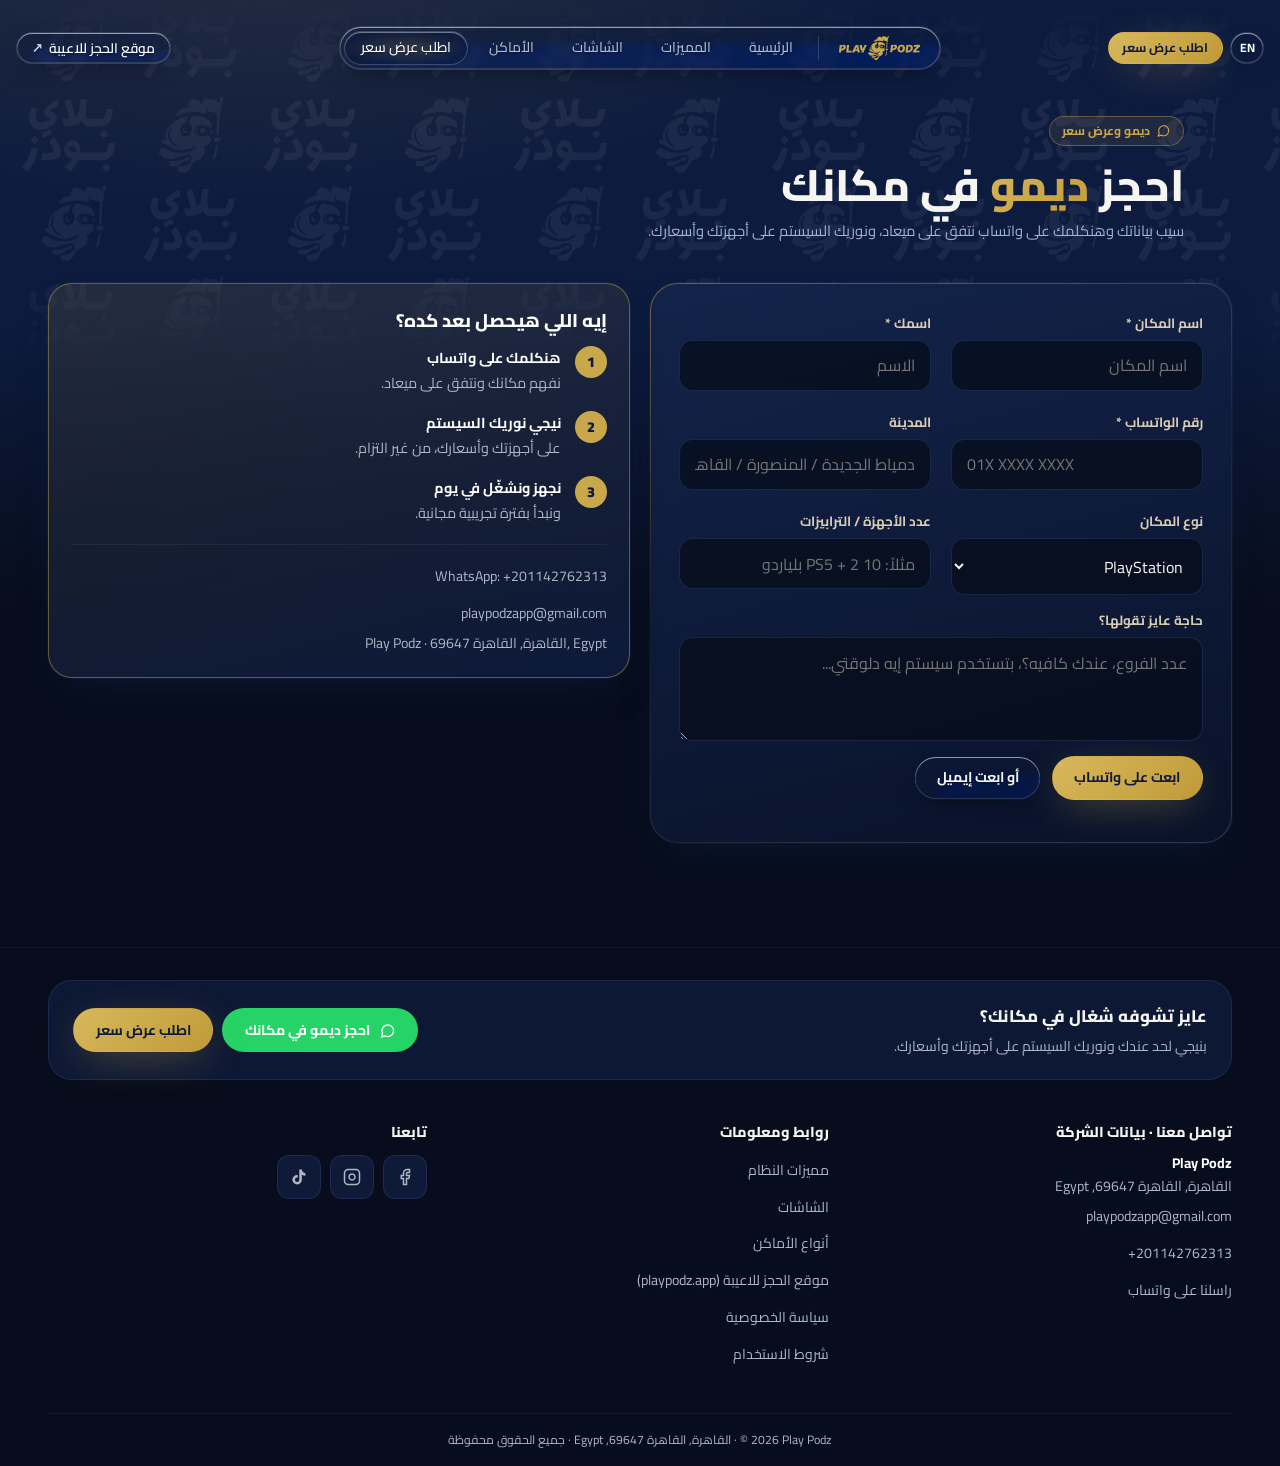
<file: contact/index.html>
<!DOCTYPE html>
<html lang="ar" dir="rtl" data-title-ar="احجز ديمو — Play Podz" data-title-en="Book a demo — Play Podz">
  <head>
    <meta charset="utf-8" />
    <meta name="viewport" content="width=device-width, initial-scale=1" />
    <title>احجز ديمو — Play Podz</title>
    <meta name="theme-color" content="#0d1b3e" />
    <link rel="canonical" href="https://playpodzapp.com/contact/" />
    <meta property="og:site_name" content="Play Podz" />
    <meta property="og:url" content="https://playpodzapp.com/contact/" />
    <meta property="og:image" content="https://playpodzapp.com/assets/brand/og-image.png" />
    <meta property="og:image:width" content="1200" />
    <meta property="og:image:height" content="630" />
    <meta name="twitter:card" content="summary_large_image" />
    <link rel="icon" type="image/png" href="../assets/brand/logo-icon.png" />
    <link rel="stylesheet" href="../assets/css/styles.css" />
  </head>
  <body>
    
    <header class="floating-header">
      <div dir="ltr" class="header-bar">
        <div class="header-start">
          <a href="https://playpodz.app/" target="_blank" rel="noopener noreferrer" class="lg header-action-pill">
            <span style="color:#bed7f1">↗</span>
            <span class="header-mobile-only" data-lang="ar">موقع الحجز</span>
            <span class="header-mobile-only" data-lang="en">Booking</span>
            <span class="header-mobile-hide" data-lang="ar">موقع الحجز للاعيبة</span>
            <span class="header-mobile-hide" data-lang="en">Player booking site</span>
          </a>
        </div>

        <a href="../" class="header-center-logo" aria-label="Play Podz home">
          <img src="../assets/brand/logo-centered-gold.svg" alt="Play Podz" class="logo-morph-box size-top" style="width:auto" />
        </a>

        <nav class="lg header-capsule-nav" dir="rtl" aria-label="Primary Navigation">
          <a href="../" class="header-capsule-logo" aria-label="Play Podz home">
            <img src="../assets/brand/logo-centered-gold.svg" alt="Play Podz" style="height:1.5rem;width:auto" />
          </a>
          <span aria-hidden="true" class="header-capsule-divider"></span>
          <a href="../" class="header-nav-item "><span data-lang="ar">الرئيسية</span><span data-lang="en">Overview</span></a>
<a href="../features/" class="header-nav-item "><span data-lang="ar">المميزات</span><span data-lang="en">Features</span></a>
<a href="../panels/" class="header-nav-item "><span data-lang="ar">الشاشات</span><span data-lang="en">Screens</span></a>
<a href="../venues/" class="header-nav-item "><span data-lang="ar">الأماكن</span><span data-lang="en">Venues</span></a>
<a href="../contact/" class="header-nav-item lg-pill is-active"><span data-lang="ar">اطلب عرض سعر</span><span data-lang="en">Request Quote</span></a>
        </nav>

        <div class="header-end">
          <a href="../contact/" class="btn btn-primary header-desktop-quote" style="height:2rem;padding-inline:0.85rem;font-size:0.78rem;">
            <span class="header-mobile-only" data-lang="ar">عرض سعر</span>
            <span class="header-mobile-only" data-lang="en">Quote</span>
            <span class="header-mobile-hide" data-lang="ar">اطلب عرض سعر</span>
            <span class="header-mobile-hide" data-lang="en">Request a Quote</span>
          </a>
          <div class="lg header-right-capsule">
            <button type="button" class="lang-circle" data-lang-toggle aria-label="Toggle language">EN</button>
          </div>
        </div>
      </div>

      <nav class="tablet-nav-row" aria-label="Tablet Navigation">
        <div class="lg tablet-nav-inner">
          <a href="../" class="header-nav-item "><span data-lang="ar">الرئيسية</span><span data-lang="en">Overview</span></a>
<a href="../features/" class="header-nav-item "><span data-lang="ar">المميزات</span><span data-lang="en">Features</span></a>
<a href="../panels/" class="header-nav-item "><span data-lang="ar">الشاشات</span><span data-lang="en">Screens</span></a>
<a href="../venues/" class="header-nav-item "><span data-lang="ar">الأماكن</span><span data-lang="en">Venues</span></a>
<a href="../contact/" class="header-nav-item lg-pill is-active"><span data-lang="ar">اطلب عرض سعر</span><span data-lang="en">Request Quote</span></a>
        </div>
      </nav>
    </header>
    
    <nav class="phone-tab-bar-wrap" aria-label="Mobile Navigation">
      <div class="lg phone-tab-bar">
        <span aria-hidden="true" class="lg-pill phone-tab-lens" style="width:calc((100% - 0.5rem) / 5);inset-inline-start:calc(0.25rem + (100% - 0.5rem) * 4 / 5);"></span>
        <a href="../" class="phone-tab-link ">
          <span class="phone-tab-icon" aria-hidden="true"><svg viewBox="0 0 24 24" fill="none" stroke="currentColor" stroke-width="2" stroke-linecap="round" stroke-linejoin="round"><circle cx="12" cy="12" r="10"/><polygon points="16.24 7.76 14.12 14.12 7.76 16.24 9.88 9.88 16.24 7.76"/></svg></span>
          <span class="phone-tab-label"><span data-lang="ar">الرئيسية</span><span data-lang="en">Home</span></span>
        </a>
<a href="../features/" class="phone-tab-link ">
          <span class="phone-tab-icon" aria-hidden="true"><svg viewBox="0 0 24 24" fill="none" stroke="currentColor" stroke-width="2" stroke-linecap="round" stroke-linejoin="round"><polygon points="12 2 2 7 12 12 22 7 12 2"/><polyline points="2 17 12 22 22 17"/><polyline points="2 12 12 17 22 12"/></svg></span>
          <span class="phone-tab-label"><span data-lang="ar">المميزات</span><span data-lang="en">Features</span></span>
        </a>
<a href="../panels/" class="phone-tab-link ">
          <span class="phone-tab-icon" aria-hidden="true"><svg viewBox="0 0 24 24" fill="none" stroke="currentColor" stroke-width="2" stroke-linecap="round" stroke-linejoin="round"><rect width="18" height="14" x="3" y="4" rx="2"/><line x1="8" x2="16" y1="21" y2="21"/><line x1="12" x2="12" y1="18" y2="21"/></svg></span>
          <span class="phone-tab-label"><span data-lang="ar">الشاشات</span><span data-lang="en">Screens</span></span>
        </a>
<a href="../venues/" class="phone-tab-link ">
          <span class="phone-tab-icon" aria-hidden="true"><svg viewBox="0 0 24 24" fill="none" stroke="currentColor" stroke-width="2" stroke-linecap="round" stroke-linejoin="round"><line x1="6" x2="10" y1="11" y2="11"/><line x1="8" x2="8" y1="9" y2="13"/><line x1="15" x2="15.01" y1="12" y2="12"/><line x1="18" x2="18.01" y1="10" y2="10"/><path d="M17.32 5H6.68a4 4 0 0 0-3.978 3.59c-.006.052-.01.101-.017.152C2.604 9.416 2 14.456 2 16a3 3 0 0 0 3 3c1 0 1.5-.5 2-1l1.414-1.414A2 2 0 0 1 9.828 16h4.344a2 2 0 0 1 1.414.586L17 18c.5.5 1 1 2 1a3 3 0 0 0 3-3c0-1.545-.604-6.584-.685-7.258-.007-.05-.011-.1-.017-.151A4 4 0 0 0 17.32 5z"/></svg></span>
          <span class="phone-tab-label"><span data-lang="ar">الأماكن</span><span data-lang="en">Venues</span></span>
        </a>
<a href="../contact/" class="phone-tab-link is-active">
          <span class="phone-tab-icon" aria-hidden="true"><svg viewBox="0 0 24 24" fill="none" stroke="currentColor" stroke-width="2" stroke-linecap="round" stroke-linejoin="round"><path d="M7.9 20A9 9 0 1 0 4 16.1L2 22Z"/></svg></span>
          <span class="phone-tab-label"><span data-lang="ar">عرض سعر</span><span data-lang="en">Quote</span></span>
        </a>
      </div>
    </nav>
    
    <main>
      <section class="hero-section" style="padding-bottom:1.5rem;">
        <div aria-hidden="true" class="hero-pattern-mask">
          <div class="hero-pattern"><div class="hero-pattern__tiles hero-pattern__base"></div></div>
        </div>
        <div class="container" style="position:relative;z-index:2;">
          <span class="kicker-pill"><svg class="pp-ic" width="1.1em" height="1.1em" viewBox="0 0 24 24" fill="none" stroke="currentColor" stroke-width="2" stroke-linecap="round" stroke-linejoin="round" aria-hidden="true"><path d="M7.9 20A9 9 0 1 0 4 16.1L2 22Z"/></svg><span data-lang="ar">ديمو وعرض سعر</span><span data-lang="en">DEMO & QUOTE</span></span>
          <h1 class="section-heading" style="font-size:clamp(1.85rem,4vw,2.75rem);"><span data-lang="ar">احجز <span class="text-gradient">ديمو</span> في مكانك</span><span data-lang="en">Book a <span class="text-gradient">demo</span> at your venue</span></h1>
          <p class="section-sub" style="max-width:42rem;"><span data-lang="ar">سيب بياناتك وهنكلمك على واتساب نتفق على ميعاد، ونوريك السيستم على أجهزتك وأسعارك.</span><span data-lang="en">Leave your details and we'll WhatsApp you to set a time and show the system on your own devices and prices.</span></p>
        </div>
      </section>

      <section class="steps-section" style="padding-top:1rem;">
        <div class="container">
          <div class="grid-2" style="align-items:start;">
            <div class="os-cockpit-shell">
              <form id="quote-form" class="os-cockpit-inner" style="display:flex;flex-direction:column;gap:0.9rem;">
                <div class="grid-2">
                  <div class="field">
                    <label for="venue"><span data-lang="ar">اسم المكان *</span><span data-lang="en">Venue name *</span></label>
                    <input id="venue" name="venue" type="text" required placeholder="اسم المكان" />
                  </div>
                  <div class="field">
                    <label for="name"><span data-lang="ar">اسمك *</span><span data-lang="en">Your name *</span></label>
                    <input id="name" name="name" type="text" required placeholder="الاسم" />
                  </div>
                  <div class="field">
                    <label for="phone"><span data-lang="ar">رقم الواتساب *</span><span data-lang="en">WhatsApp number *</span></label>
                    <input id="phone" name="phone" type="tel" dir="ltr" required placeholder="01X XXXX XXXX" />
                  </div>
                  <div class="field">
                    <label for="city"><span data-lang="ar">المدينة</span><span data-lang="en">City</span></label>
                    <input id="city" name="city" type="text" placeholder="دمياط الجديدة / المنصورة / القاهرة" />
                  </div>
                  <div class="field">
                    <label for="venueType"><span data-lang="ar">نوع المكان</span><span data-lang="en">Venue type</span></label>
                    <select id="venueType" name="venueType">
                      <option value="PlayStation">PlayStation</option>
                      <option value="Billiards / Table games">Billiards / Table games</option>
                      <option value="PlayStation + Billiards">PlayStation + Billiards</option>
                      <option value="Trampoline / Escape room / Laser tag">Trampoline / Escape room / Laser tag</option>
                    </select>
                  </div>
                  <div class="field">
                    <label for="stations"><span data-lang="ar">عدد الأجهزة / الترابيزات</span><span data-lang="en">Devices / tables</span></label>
                    <input id="stations" name="stations" type="text" placeholder="مثلاً: 10 PS5 + 2 بلياردو" />
                  </div>
                </div>
                <div class="field">
                  <label for="notes"><span data-lang="ar">حاجة عايز تقولها؟</span><span data-lang="en">Anything else?</span></label>
                  <textarea id="notes" name="notes" rows="3" placeholder="عدد الفروع، عندك كافيه؟، بتستخدم سيستم إيه دلوقتي..."></textarea>
                </div>
                <div style="display:flex;flex-wrap:wrap;gap:0.65rem;">
                  <button type="submit" class="btn btn-primary"><span data-lang="ar">ابعت على واتساب</span><span data-lang="en">Send on WhatsApp</span></button>
                  <a href="mailto:playpodzapp@gmail.com?subject=Play%20Podz%20demo" class="lg btn"><span data-lang="ar">أو ابعت إيميل</span><span data-lang="en">Or email us</span></a>
                </div>
                <input type="text" name="website" tabindex="-1" autocomplete="off" aria-hidden="true" style="position:absolute;inset-inline-start:-9999px;height:0;width:0;opacity:0" />
                <div id="quote-status" style="font-size:0.86rem;color:#bed7f1;" role="status" aria-live="polite"></div>
              </form>
            </div>

            <div class="pp-card pp-highlight">
              <h2 class="pp-card-title"><span data-lang="ar">إيه اللي هيحصل بعد كده؟</span><span data-lang="en">What happens next?</span></h2>
              <ol class="pp-onb">
                <li class="pp-onb-step"><span class="step-num-badge">1</span><div><p class="pp-card-text" style="color:#fff;font-weight:700;"><span data-lang="ar">هنكلمك على واتساب</span><span data-lang="en">We WhatsApp you</span></p><p class="pp-card-text"><span data-lang="ar">نفهم مكانك ونتفق على ميعاد.</span><span data-lang="en">We learn about your venue and set a time.</span></p></div></li>
                <li class="pp-onb-step"><span class="step-num-badge">2</span><div><p class="pp-card-text" style="color:#fff;font-weight:700;"><span data-lang="ar">نيجي نوريك السيستم</span><span data-lang="en">We show you the system</span></p><p class="pp-card-text"><span data-lang="ar">على أجهزتك وأسعارك، من غير التزام.</span><span data-lang="en">On your devices and prices, no commitment.</span></p></div></li>
                <li class="pp-onb-step"><span class="step-num-badge">3</span><div><p class="pp-card-text" style="color:#fff;font-weight:700;"><span data-lang="ar">نجهز ونشغّل في يوم</span><span data-lang="en">Set up and live in a day</span></p><p class="pp-card-text"><span data-lang="ar">ونبدأ بفترة تجريبية مجانية.</span><span data-lang="en">Starting with a free trial.</span></p></div></li>
              </ol>
              <ul class="footer-list" style="font-size:0.88rem;margin-top:.6rem;padding-top:.8rem;border-top:1px solid var(--border-subtle);">
                <li><a href="https://wa.me/201142762313?text=%D8%A3%D9%87%D9%84%D8%A7%D9%8B%20Play%20Podz%D8%8C%20%D8%B9%D8%A7%D9%8A%D8%B2%20%D8%A3%D8%AD%D8%AC%D8%B2%20%D8%AF%D9%8A%D9%85%D9%88%20%D9%84%D9%84%D8%B3%D9%8A%D8%B3%D8%AA%D9%85%20%D9%81%D9%8A%20%D9%85%D9%83%D8%A7%D9%86%D9%8A." target="_blank" rel="noopener noreferrer" data-lead="demo" dir="ltr">WhatsApp: +201142762313</a></li>
                <li><a href="mailto:playpodzapp@gmail.com" dir="ltr">playpodzapp@gmail.com</a></li>
                <li><span dir="auto">Play Podz · القاهرة, القاهرة 69647, Egypt</span></li>
              </ul>
            </div>
          </div>
        </div>
      </section>
    </main>
    
    <footer class="site-footer">
      <div class="container">
        <div class="footer-contact-band">
          <div>
            <h3 style="margin:0;font-size:1.05rem;font-weight:800;"><span data-lang="ar">عايز تشوفه شغال في مكانك؟</span><span data-lang="en">Want to see it running at your venue?</span></h3>
            <p style="margin:0.25rem 0 0;font-size:0.88rem;color:var(--muted-foreground);"><span data-lang="ar">بنيجي لحد عندك ونوريك السيستم على أجهزتك وأسعارك.</span><span data-lang="en">We come to you and show the system on your own devices and prices.</span></p>
          </div>
          <div style="display:flex;flex-wrap:wrap;justify-content:center;gap:0.55rem;">
            <a href="https://wa.me/201142762313?text=%D8%A3%D9%87%D9%84%D8%A7%D9%8B%20Play%20Podz%D8%8C%20%D8%B9%D8%A7%D9%8A%D8%B2%20%D8%A3%D8%AD%D8%AC%D8%B2%20%D8%AF%D9%8A%D9%85%D9%88%20%D9%84%D9%84%D8%B3%D9%8A%D8%B3%D8%AA%D9%85%20%D9%81%D9%8A%20%D9%85%D9%83%D8%A7%D9%86%D9%8A." target="_blank" rel="noopener noreferrer" class="btn btn-whatsapp" data-lead="demo"><svg class="pp-ic" width="1.1em" height="1.1em" viewBox="0 0 24 24" fill="none" stroke="currentColor" stroke-width="2" stroke-linecap="round" stroke-linejoin="round" aria-hidden="true"><path d="M7.9 20A9 9 0 1 0 4 16.1L2 22Z"/></svg><span data-lang="ar">احجز ديمو في مكانك</span><span data-lang="en">Book a demo at your venue</span></a><a href="../contact/" class="btn btn-primary"><span data-lang="ar">اطلب عرض سعر</span><span data-lang="en">Request a quote</span></a>
          </div>
        </div>

        <div class="footer-grid">
          <div class="footer-col-wide">
            <h3 style="margin:0 0 0.5rem;font-size:0.9rem;font-weight:800;">
              <span data-lang="ar">تواصل معنا · بيانات الشركة</span>
              <span data-lang="en">Contact &amp; Legal Info</span>
            </h3>
            <ul class="footer-list">
              <li><strong style="color:#fff">Play Podz</strong></li>
              <li><bdi dir="auto">القاهرة, القاهرة 69647, Egypt</bdi></li>
              <li><a href="mailto:playpodzapp@gmail.com" dir="ltr">playpodzapp@gmail.com</a></li>
              <li><a href="tel:+201142762313" dir="ltr">+201142762313</a></li>
              <li><a href="https://wa.me/201142762313" target="_blank" rel="noopener noreferrer"><span data-lang="ar">راسلنا على واتساب</span><span data-lang="en">WhatsApp us</span></a></li>
            </ul>
          </div>

          <div>
            <h3 style="margin:0 0 0.5rem;font-size:0.9rem;font-weight:800;">
              <span data-lang="ar">روابط ومعلومات</span>
              <span data-lang="en">Links &amp; Legal</span>
            </h3>
            <ul class="footer-list">
              <li><a href="../features/"><span data-lang="ar">مميزات النظام</span><span data-lang="en">Platform Features</span></a></li>
              <li><a href="../panels/"><span data-lang="ar">الشاشات</span><span data-lang="en">The screens</span></a></li>
              <li><a href="../venues/"><span data-lang="ar">أنواع الأماكن</span><span data-lang="en">Venue types</span></a></li>
              <li><a href="https://playpodz.app/" target="_blank" rel="noopener noreferrer"><span data-lang="ar">موقع الحجز للاعيبة (playpodz.app)</span><span data-lang="en">Player booking site (playpodz.app)</span></a></li>
              <li><a href="../privacy-policy/"><span data-lang="ar">سياسة الخصوصية</span><span data-lang="en">Privacy Policy</span></a></li>
              <li><a href="../terms-of-service/"><span data-lang="ar">شروط الاستخدام</span><span data-lang="en">Terms of Service</span></a></li>
            </ul>
          </div>

          <div>
            <h3 style="margin:0 0 0.5rem;font-size:0.9rem;font-weight:800;">
              <span data-lang="ar">تابعنا</span>
              <span data-lang="en">Follow Us</span>
            </h3>
            <div style="display:flex;gap:0.55rem;margin-top:0.65rem;">
              <a href="https://www.facebook.com/share/19SYsKV4va/" target="_blank" rel="noopener noreferrer" aria-label="Facebook" class="social-box">
                <svg width="18" height="18" viewBox="0 0 24 24" fill="none" stroke="currentColor" stroke-width="2"><path d="M18 2h-3a5 5 0 0 0-5 5v3H7v4h3v8h4v-8h3l1-4h-4V7a1 1 0 0 1 1-1h3z"/></svg>
              </a>
              <a href="https://www.instagram.com/playpodzeg?igsi=aWpud2Ewazcwa2ph" target="_blank" rel="noopener noreferrer" aria-label="Instagram" class="social-box">
                <svg width="18" height="18" viewBox="0 0 24 24" fill="none" stroke="currentColor" stroke-width="2"><rect width="20" height="20" x="2" y="2" rx="5" ry="5"/><path d="M16 11.37A4 4 0 1 1 12.63 8 4 4 0 0 1 16 11.37z"/><line x1="17.5" x2="17.51" y1="6.5" y2="6.5"/></svg>
              </a>
              <a href="https://www.tiktok.com/@play.podz?_r=1&_t=ZS-98BwswoCIib" target="_blank" rel="noopener noreferrer" aria-label="TikTok" class="social-box">
                <svg width="18" height="18" viewBox="0 0 24 24" fill="currentColor"><path d="M19.59 6.69a4.83 4.83 0 0 1-3.77-4.25V2h-3.45v13.67a2.89 2.89 0 1 1-2.89-2.89c.3 0 .58.05.85.13V9.4a6.33 6.33 0 0 0-.85-.06 6.34 6.34 0 1 0 6.34 6.34V8.86a8.16 8.16 0 0 0 4.77 1.52v-3.45a4.85 4.85 0 0 1-1-.24z"/></svg>
              </a>
            </div>
          </div>
        </div>

        <div class="footer-copy">
          <bdi dir="ltr">© 2026 Play Podz</bdi> · <bdi dir="auto">القاهرة, القاهرة 69647, Egypt</bdi> ·
          <span data-lang="ar">جميع الحقوق محفوظة</span><span data-lang="en">All rights reserved</span>
        </div>
      </div>
    </footer>
    
    <script src="../assets/js/config.js"></script>
    <script src="../assets/js/main.js"></script>
  </body>
</html>
</file>
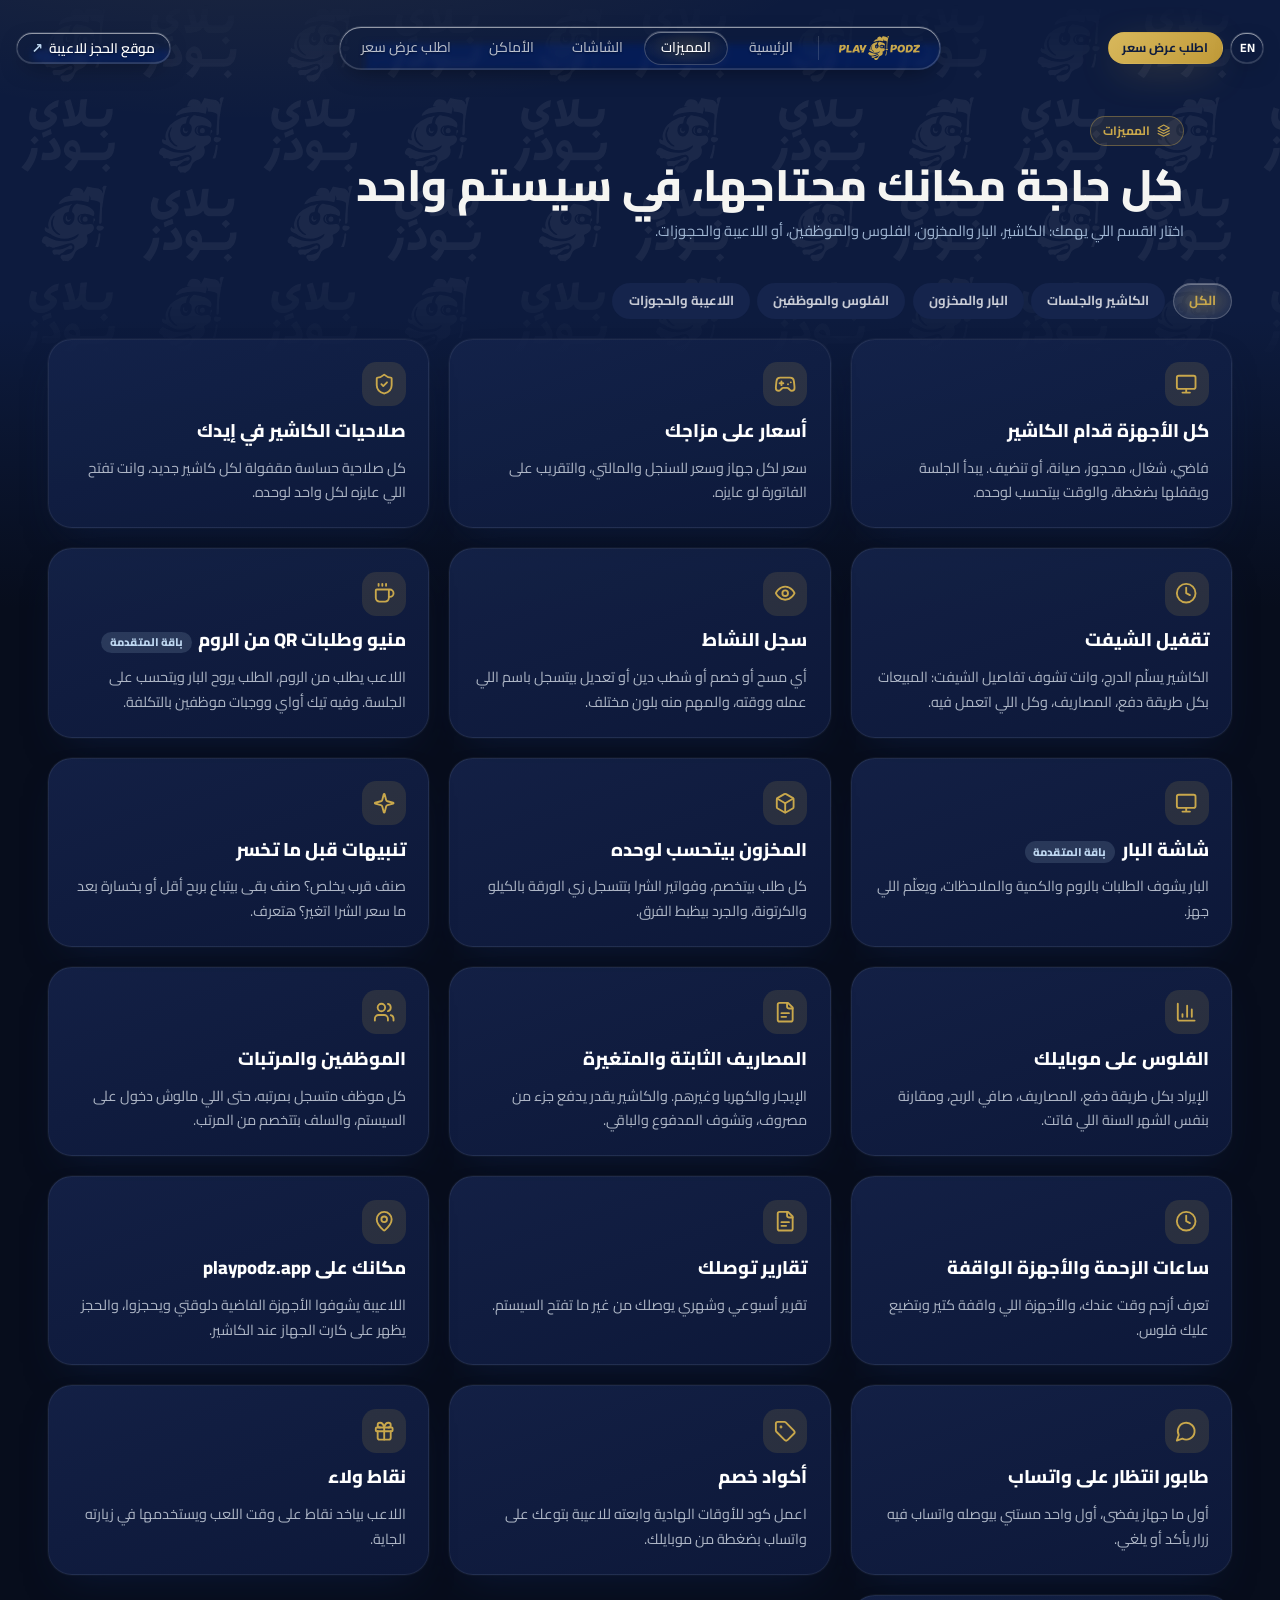
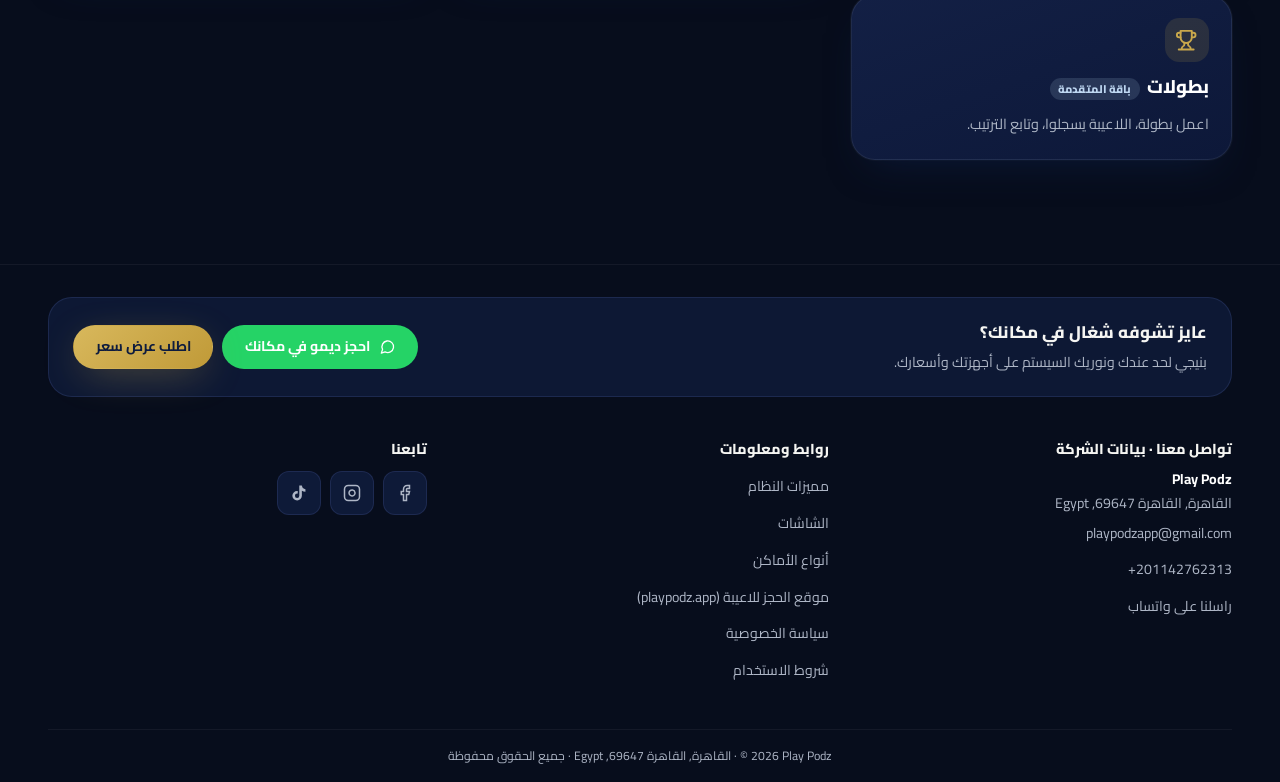
<file: features/index.html>
<!DOCTYPE html>
<html lang="ar" dir="rtl" data-title-ar="المميزات — Play Podz" data-title-en="Features — Play Podz">
  <head>
    <meta charset="utf-8" />
    <meta name="viewport" content="width=device-width, initial-scale=1" />
    <title>المميزات — Play Podz</title>
    <meta name="theme-color" content="#0d1b3e" />
    <link rel="canonical" href="https://playpodzapp.com/features/" />
    <meta property="og:site_name" content="Play Podz" />
    <meta property="og:url" content="https://playpodzapp.com/features/" />
    <meta property="og:image" content="https://playpodzapp.com/assets/brand/og-image.png" />
    <meta property="og:image:width" content="1200" />
    <meta property="og:image:height" content="630" />
    <meta name="twitter:card" content="summary_large_image" />
    <link rel="icon" type="image/png" href="../assets/brand/logo-icon.png" />
    <link rel="stylesheet" href="../assets/css/styles.css" />
  </head>
  <body>
    
    <header class="floating-header">
      <div dir="ltr" class="header-bar">
        <div class="header-start">
          <a href="https://playpodz.app/" target="_blank" rel="noopener noreferrer" class="lg header-action-pill">
            <span style="color:#bed7f1">↗</span>
            <span class="header-mobile-only" data-lang="ar">موقع الحجز</span>
            <span class="header-mobile-only" data-lang="en">Booking</span>
            <span class="header-mobile-hide" data-lang="ar">موقع الحجز للاعيبة</span>
            <span class="header-mobile-hide" data-lang="en">Player booking site</span>
          </a>
        </div>

        <a href="../" class="header-center-logo" aria-label="Play Podz home">
          <img src="../assets/brand/logo-centered-gold.svg" alt="Play Podz" class="logo-morph-box size-top" style="width:auto" />
        </a>

        <nav class="lg header-capsule-nav" dir="rtl" aria-label="Primary Navigation">
          <a href="../" class="header-capsule-logo" aria-label="Play Podz home">
            <img src="../assets/brand/logo-centered-gold.svg" alt="Play Podz" style="height:1.5rem;width:auto" />
          </a>
          <span aria-hidden="true" class="header-capsule-divider"></span>
          <a href="../" class="header-nav-item "><span data-lang="ar">الرئيسية</span><span data-lang="en">Overview</span></a>
<a href="../features/" class="header-nav-item lg-pill is-active"><span data-lang="ar">المميزات</span><span data-lang="en">Features</span></a>
<a href="../panels/" class="header-nav-item "><span data-lang="ar">الشاشات</span><span data-lang="en">Screens</span></a>
<a href="../venues/" class="header-nav-item "><span data-lang="ar">الأماكن</span><span data-lang="en">Venues</span></a>
<a href="../contact/" class="header-nav-item "><span data-lang="ar">اطلب عرض سعر</span><span data-lang="en">Request Quote</span></a>
        </nav>

        <div class="header-end">
          <a href="../contact/" class="btn btn-primary header-desktop-quote" style="height:2rem;padding-inline:0.85rem;font-size:0.78rem;">
            <span class="header-mobile-only" data-lang="ar">عرض سعر</span>
            <span class="header-mobile-only" data-lang="en">Quote</span>
            <span class="header-mobile-hide" data-lang="ar">اطلب عرض سعر</span>
            <span class="header-mobile-hide" data-lang="en">Request a Quote</span>
          </a>
          <div class="lg header-right-capsule">
            <button type="button" class="lang-circle" data-lang-toggle aria-label="Toggle language">EN</button>
          </div>
        </div>
      </div>

      <nav class="tablet-nav-row" aria-label="Tablet Navigation">
        <div class="lg tablet-nav-inner">
          <a href="../" class="header-nav-item "><span data-lang="ar">الرئيسية</span><span data-lang="en">Overview</span></a>
<a href="../features/" class="header-nav-item lg-pill is-active"><span data-lang="ar">المميزات</span><span data-lang="en">Features</span></a>
<a href="../panels/" class="header-nav-item "><span data-lang="ar">الشاشات</span><span data-lang="en">Screens</span></a>
<a href="../venues/" class="header-nav-item "><span data-lang="ar">الأماكن</span><span data-lang="en">Venues</span></a>
<a href="../contact/" class="header-nav-item "><span data-lang="ar">اطلب عرض سعر</span><span data-lang="en">Request Quote</span></a>
        </div>
      </nav>
    </header>
    
    <nav class="phone-tab-bar-wrap" aria-label="Mobile Navigation">
      <div class="lg phone-tab-bar">
        <span aria-hidden="true" class="lg-pill phone-tab-lens" style="width:calc((100% - 0.5rem) / 5);inset-inline-start:calc(0.25rem + (100% - 0.5rem) * 1 / 5);"></span>
        <a href="../" class="phone-tab-link ">
          <span class="phone-tab-icon" aria-hidden="true"><svg viewBox="0 0 24 24" fill="none" stroke="currentColor" stroke-width="2" stroke-linecap="round" stroke-linejoin="round"><circle cx="12" cy="12" r="10"/><polygon points="16.24 7.76 14.12 14.12 7.76 16.24 9.88 9.88 16.24 7.76"/></svg></span>
          <span class="phone-tab-label"><span data-lang="ar">الرئيسية</span><span data-lang="en">Home</span></span>
        </a>
<a href="../features/" class="phone-tab-link is-active">
          <span class="phone-tab-icon" aria-hidden="true"><svg viewBox="0 0 24 24" fill="none" stroke="currentColor" stroke-width="2" stroke-linecap="round" stroke-linejoin="round"><polygon points="12 2 2 7 12 12 22 7 12 2"/><polyline points="2 17 12 22 22 17"/><polyline points="2 12 12 17 22 12"/></svg></span>
          <span class="phone-tab-label"><span data-lang="ar">المميزات</span><span data-lang="en">Features</span></span>
        </a>
<a href="../panels/" class="phone-tab-link ">
          <span class="phone-tab-icon" aria-hidden="true"><svg viewBox="0 0 24 24" fill="none" stroke="currentColor" stroke-width="2" stroke-linecap="round" stroke-linejoin="round"><rect width="18" height="14" x="3" y="4" rx="2"/><line x1="8" x2="16" y1="21" y2="21"/><line x1="12" x2="12" y1="18" y2="21"/></svg></span>
          <span class="phone-tab-label"><span data-lang="ar">الشاشات</span><span data-lang="en">Screens</span></span>
        </a>
<a href="../venues/" class="phone-tab-link ">
          <span class="phone-tab-icon" aria-hidden="true"><svg viewBox="0 0 24 24" fill="none" stroke="currentColor" stroke-width="2" stroke-linecap="round" stroke-linejoin="round"><line x1="6" x2="10" y1="11" y2="11"/><line x1="8" x2="8" y1="9" y2="13"/><line x1="15" x2="15.01" y1="12" y2="12"/><line x1="18" x2="18.01" y1="10" y2="10"/><path d="M17.32 5H6.68a4 4 0 0 0-3.978 3.59c-.006.052-.01.101-.017.152C2.604 9.416 2 14.456 2 16a3 3 0 0 0 3 3c1 0 1.5-.5 2-1l1.414-1.414A2 2 0 0 1 9.828 16h4.344a2 2 0 0 1 1.414.586L17 18c.5.5 1 1 2 1a3 3 0 0 0 3-3c0-1.545-.604-6.584-.685-7.258-.007-.05-.011-.1-.017-.151A4 4 0 0 0 17.32 5z"/></svg></span>
          <span class="phone-tab-label"><span data-lang="ar">الأماكن</span><span data-lang="en">Venues</span></span>
        </a>
<a href="../contact/" class="phone-tab-link ">
          <span class="phone-tab-icon" aria-hidden="true"><svg viewBox="0 0 24 24" fill="none" stroke="currentColor" stroke-width="2" stroke-linecap="round" stroke-linejoin="round"><path d="M7.9 20A9 9 0 1 0 4 16.1L2 22Z"/></svg></span>
          <span class="phone-tab-label"><span data-lang="ar">عرض سعر</span><span data-lang="en">Quote</span></span>
        </a>
      </div>
    </nav>
    
    <main>
<section class="hero-section" style="padding-bottom:1.5rem;">
        <div aria-hidden="true" class="hero-pattern-mask"><div class="hero-pattern"><div class="hero-pattern__tiles hero-pattern__base"></div></div></div>
        <div class="container" style="position:relative;z-index:2;">
          <span class="kicker-pill"><svg class="pp-ic" width="1.1em" height="1.1em" viewBox="0 0 24 24" fill="none" stroke="currentColor" stroke-width="2" stroke-linecap="round" stroke-linejoin="round" aria-hidden="true"><polygon points="12 2 2 7 12 12 22 7 12 2"/><polyline points="2 17 12 22 22 17"/><polyline points="2 12 12 17 22 12"/></svg><span data-lang="ar">المميزات</span><span data-lang="en">FEATURES</span></span>
          <h1 class="section-heading" style="font-size:clamp(1.85rem,4vw,2.75rem);"><span data-lang="ar">كل حاجة مكانك محتاجها، في سيستم واحد</span><span data-lang="en">Everything your venue needs, in one system</span></h1>
          <p class="section-sub" style="max-width:42rem;"><span data-lang="ar">اختار القسم اللي يهمك: الكاشير، البار والمخزون، الفلوس والموظفين، أو اللاعيبة والحجوزات.</span><span data-lang="en">Pick what matters to you: cashier, bar and stock, money and staff, or players and bookings.</span></p>
        </div>
      </section>
<section class="steps-section" style="padding-top:1rem;"><div class="container">
<div class="chip-rail">
<button type="button" class="chip-btn is-active" data-filter="all"><span data-lang="ar">الكل</span><span data-lang="en">All</span></button>
<button type="button" class="chip-btn" data-filter="cashier"><span data-lang="ar">الكاشير والجلسات</span><span data-lang="en">Cashier & sessions</span></button>
<button type="button" class="chip-btn" data-filter="cafe"><span data-lang="ar">البار والمخزون</span><span data-lang="en">Bar & stock</span></button>
<button type="button" class="chip-btn" data-filter="money"><span data-lang="ar">الفلوس والموظفين</span><span data-lang="en">Money & staff</span></button>
<button type="button" class="chip-btn" data-filter="players"><span data-lang="ar">اللاعيبة والحجوزات</span><span data-lang="en">Players & bookings</span></button>
</div>
<div class="grid-3">
<article class="pp-card" data-category="cashier"><div class="pp-pain-icon"><svg class="pp-ic" width="1.4rem" height="1.4rem" viewBox="0 0 24 24" fill="none" stroke="currentColor" stroke-width="2" stroke-linecap="round" stroke-linejoin="round" aria-hidden="true"><rect width="20" height="14" x="2" y="3" rx="2"/><path d="M8 21h8M12 17v4"/></svg></div>
<h2 class="pp-card-title"><span data-lang="ar">كل الأجهزة قدام الكاشير</span><span data-lang="en">Every device in front of the cashier</span></h2><p class="pp-card-text"><span data-lang="ar">فاضي، شغال، محجوز، صيانة، أو تنضيف. يبدأ الجلسة ويقفلها بضغطة، والوقت بيتحسب لوحده.</span><span data-lang="en">Free, busy, booked, maintenance or cleaning. Start and end a session in one tap; time is counted for you.</span></p></article>
<article class="pp-card" data-category="cashier"><div class="pp-pain-icon"><svg class="pp-ic" width="1.4rem" height="1.4rem" viewBox="0 0 24 24" fill="none" stroke="currentColor" stroke-width="2" stroke-linecap="round" stroke-linejoin="round" aria-hidden="true"><line x1="6" x2="10" y1="11" y2="11"/><line x1="8" x2="8" y1="9" y2="13"/><line x1="15" x2="15.01" y1="12" y2="12"/><line x1="18" x2="18.01" y1="10" y2="10"/><path d="M17.32 5H6.68a4 4 0 0 0-3.978 3.59c-.006.052-.01.101-.017.152C2.604 9.416 2 14.456 2 16a3 3 0 0 0 3 3c1 0 1.5-.5 2-1l1.414-1.414A2 2 0 0 1 9.828 16h4.344a2 2 0 0 1 1.414.586L17 18c.5.5 1 1 2 1a3 3 0 0 0 3-3c0-1.545-.604-6.584-.685-7.258-.007-.05-.011-.1-.017-.151A4 4 0 0 0 17.32 5z"/></svg></div>
<h2 class="pp-card-title"><span data-lang="ar">أسعار على مزاجك</span><span data-lang="en">Prices your way</span></h2><p class="pp-card-text"><span data-lang="ar">سعر لكل جهاز وسعر للسنجل والمالتي، والتقريب على الفاتورة لو عايزه.</span><span data-lang="en">A price per device, single and multi rates, and bill rounding if you want it.</span></p></article>
<article class="pp-card" data-category="cashier"><div class="pp-pain-icon"><svg class="pp-ic" width="1.4rem" height="1.4rem" viewBox="0 0 24 24" fill="none" stroke="currentColor" stroke-width="2" stroke-linecap="round" stroke-linejoin="round" aria-hidden="true"><path d="M20 13c0 5-3.5 7.5-7.66 8.95a1 1 0 0 1-.67-.01C7.5 20.5 4 18 4 13V6a1 1 0 0 1 1-1c2 0 4.5-1.2 6.24-2.72a1.17 1.17 0 0 1 1.52 0C14.51 3.81 17 5 19 5a1 1 0 0 1 1 1z"/><path d="m9 12 2 2 4-4"/></svg></div>
<h2 class="pp-card-title"><span data-lang="ar">صلاحيات الكاشير في إيدك</span><span data-lang="en">Cashier permissions in your hands</span></h2><p class="pp-card-text"><span data-lang="ar">كل صلاحية حساسة مقفولة لكل كاشير جديد، وانت تفتح اللي عايزه لكل واحد لوحده.</span><span data-lang="en">Every sensitive permission is closed for a new cashier; you open what you want, person by person.</span></p></article>
<article class="pp-card" data-category="cashier"><div class="pp-pain-icon"><svg class="pp-ic" width="1.4rem" height="1.4rem" viewBox="0 0 24 24" fill="none" stroke="currentColor" stroke-width="2" stroke-linecap="round" stroke-linejoin="round" aria-hidden="true"><circle cx="12" cy="12" r="10"/><path d="M12 6v6l4 2"/></svg></div>
<h2 class="pp-card-title"><span data-lang="ar">تقفيل الشيفت</span><span data-lang="en">Shift closing</span></h2><p class="pp-card-text"><span data-lang="ar">الكاشير يسلّم الدرج، وانت تشوف تفاصيل الشيفت: المبيعات بكل طريقة دفع، المصاريف، وكل اللي اتعمل فيه.</span><span data-lang="en">The cashier hands over the drawer; you see the shift's sales by payment method, expenses and every action.</span></p></article>
<article class="pp-card" data-category="cashier"><div class="pp-pain-icon"><svg class="pp-ic" width="1.4rem" height="1.4rem" viewBox="0 0 24 24" fill="none" stroke="currentColor" stroke-width="2" stroke-linecap="round" stroke-linejoin="round" aria-hidden="true"><path d="M2 12s3-7 10-7 10 7 10 7-3 7-10 7-10-7-10-7Z"/><circle cx="12" cy="12" r="3"/></svg></div>
<h2 class="pp-card-title"><span data-lang="ar">سجل النشاط</span><span data-lang="en">Activity Log</span></h2><p class="pp-card-text"><span data-lang="ar">أي مسح أو خصم أو شطب دين أو تعديل بيتسجل باسم اللي عمله ووقته، والمهم منه بلون مختلف.</span><span data-lang="en">Every delete, discount, debt write-off or edit is logged with who and when; the important ones stand out.</span></p></article>
<article class="pp-card" data-category="cafe"><div class="pp-pain-icon"><svg class="pp-ic" width="1.4rem" height="1.4rem" viewBox="0 0 24 24" fill="none" stroke="currentColor" stroke-width="2" stroke-linecap="round" stroke-linejoin="round" aria-hidden="true"><path d="M10 2v2M14 2v2M16 8a1 1 0 0 1 1 1v8a4 4 0 0 1-4 4H7a4 4 0 0 1-4-4V9a1 1 0 0 1 1-1h14a4 4 0 1 1 0 8h-1"/><path d="M6 2v2"/></svg></div>
<h2 class="pp-card-title"><span data-lang="ar">منيو وطلبات QR من الروم</span><span data-lang="en">Menu and room QR ordering</span><span class="pp-soon"><span data-lang="ar">باقة المتقدمة</span><span data-lang="en">Advanced plan</span></span></h2><p class="pp-card-text"><span data-lang="ar">اللاعب يطلب من الروم، الطلب يروح البار ويتحسب على الجلسة. وفيه تيك أواي ووجبات موظفين بالتكلفة.</span><span data-lang="en">Players order from the room; it goes to the bar and onto the session. Takeaway and staff meals at cost too.</span></p></article>
<article class="pp-card" data-category="cafe"><div class="pp-pain-icon"><svg class="pp-ic" width="1.4rem" height="1.4rem" viewBox="0 0 24 24" fill="none" stroke="currentColor" stroke-width="2" stroke-linecap="round" stroke-linejoin="round" aria-hidden="true"><rect width="20" height="14" x="2" y="3" rx="2"/><path d="M8 21h8M12 17v4"/></svg></div>
<h2 class="pp-card-title"><span data-lang="ar">شاشة البار</span><span data-lang="en">Bar screen</span><span class="pp-soon"><span data-lang="ar">باقة المتقدمة</span><span data-lang="en">Advanced plan</span></span></h2><p class="pp-card-text"><span data-lang="ar">البار يشوف الطلبات بالروم والكمية والملاحظات، ويعلّم اللي جهز.</span><span data-lang="en">The bar sees orders by room, quantity and notes, and marks what's ready.</span></p></article>
<article class="pp-card" data-category="cafe"><div class="pp-pain-icon"><svg class="pp-ic" width="1.4rem" height="1.4rem" viewBox="0 0 24 24" fill="none" stroke="currentColor" stroke-width="2" stroke-linecap="round" stroke-linejoin="round" aria-hidden="true"><path d="M21 8a2 2 0 0 0-1-1.73l-7-4a2 2 0 0 0-2 0l-7 4A2 2 0 0 0 3 8v8a2 2 0 0 0 1 1.73l7 4a2 2 0 0 0 2 0l7-4A2 2 0 0 0 21 16Z"/><path d="m3.3 7 8.7 5 8.7-5"/><path d="M12 22V12"/></svg></div>
<h2 class="pp-card-title"><span data-lang="ar">المخزون بيتحسب لوحده</span><span data-lang="en">Stock that counts itself</span></h2><p class="pp-card-text"><span data-lang="ar">كل طلب بيتخصم، وفواتير الشرا بتتسجل زي الورقة بالكيلو والكرتونة، والجرد بيظبط الفرق.</span><span data-lang="en">Every order is deducted, purchase bills are entered as written (kilos, cartons) and stock counts fix the gap.</span></p></article>
<article class="pp-card" data-category="cafe"><div class="pp-pain-icon"><svg class="pp-ic" width="1.4rem" height="1.4rem" viewBox="0 0 24 24" fill="none" stroke="currentColor" stroke-width="2" stroke-linecap="round" stroke-linejoin="round" aria-hidden="true"><path d="M9.937 15.5A2 2 0 0 0 8.5 14.063l-6.135-1.582a.5.5 0 0 1 0-.962L8.5 9.936A2 2 0 0 0 9.937 8.5l1.582-6.135a.5.5 0 0 1 .963 0L14.063 8.5A2 2 0 0 0 15.5 9.937l6.135 1.581a.5.5 0 0 1 0 .964L15.5 14.063a2 2 0 0 0-1.437 1.437l-1.582 6.135a.5.5 0 0 1-.963 0z"/></svg></div>
<h2 class="pp-card-title"><span data-lang="ar">تنبيهات قبل ما تخسر</span><span data-lang="en">Alerts before you lose money</span></h2><p class="pp-card-text"><span data-lang="ar">صنف قرب يخلص؟ صنف بقى بيتباع بربح أقل أو بخسارة بعد ما سعر الشرا اتغير؟ هتعرف.</span><span data-lang="en">Item running low? Item now selling at a lower margin or a loss after its buying price changed? You'll know.</span></p></article>
<article class="pp-card" data-category="money"><div class="pp-pain-icon"><svg class="pp-ic" width="1.4rem" height="1.4rem" viewBox="0 0 24 24" fill="none" stroke="currentColor" stroke-width="2" stroke-linecap="round" stroke-linejoin="round" aria-hidden="true"><path d="M3 3v16a2 2 0 0 0 2 2h16"/><path d="M18 17V9M13 17V5M8 17v-3"/></svg></div>
<h2 class="pp-card-title"><span data-lang="ar">الفلوس على موبايلك</span><span data-lang="en">Your money on your phone</span></h2><p class="pp-card-text"><span data-lang="ar">الإيراد بكل طريقة دفع، المصاريف، صافي الربح، ومقارنة بنفس الشهر السنة اللي فاتت.</span><span data-lang="en">Revenue by payment method, expenses, net profit, and the same month last year.</span></p></article>
<article class="pp-card" data-category="money"><div class="pp-pain-icon"><svg class="pp-ic" width="1.4rem" height="1.4rem" viewBox="0 0 24 24" fill="none" stroke="currentColor" stroke-width="2" stroke-linecap="round" stroke-linejoin="round" aria-hidden="true"><path d="M15 2H6a2 2 0 0 0-2 2v16a2 2 0 0 0 2 2h12a2 2 0 0 0 2-2V7Z"/><path d="M14 2v4a2 2 0 0 0 2 2h4"/><path d="M8 13h8M8 17h5"/></svg></div>
<h2 class="pp-card-title"><span data-lang="ar">المصاريف الثابتة والمتغيرة</span><span data-lang="en">Fixed and variable expenses</span></h2><p class="pp-card-text"><span data-lang="ar">الإيجار والكهربا وغيرهم. والكاشير يقدر يدفع جزء من مصروف، وتشوف المدفوع والباقي.</span><span data-lang="en">Rent, electricity and the rest. A cashier can pay part of one, and you see paid vs left.</span></p></article>
<article class="pp-card" data-category="money"><div class="pp-pain-icon"><svg class="pp-ic" width="1.4rem" height="1.4rem" viewBox="0 0 24 24" fill="none" stroke="currentColor" stroke-width="2" stroke-linecap="round" stroke-linejoin="round" aria-hidden="true"><path d="M16 21v-2a4 4 0 0 0-4-4H6a4 4 0 0 0-4 4v2"/><circle cx="9" cy="7" r="4"/><path d="M22 21v-2a4 4 0 0 0-3-3.87M16 3.13a4 4 0 0 1 0 7.75"/></svg></div>
<h2 class="pp-card-title"><span data-lang="ar">الموظفين والمرتبات</span><span data-lang="en">Staff and salaries</span></h2><p class="pp-card-text"><span data-lang="ar">كل موظف متسجل بمرتبه، حتى اللي مالوش دخول على السيستم، والسلف بتتخصم من المرتب.</span><span data-lang="en">Every worker with their salary, even those without a login, with advances taken off the salary.</span></p></article>
<article class="pp-card" data-category="money"><div class="pp-pain-icon"><svg class="pp-ic" width="1.4rem" height="1.4rem" viewBox="0 0 24 24" fill="none" stroke="currentColor" stroke-width="2" stroke-linecap="round" stroke-linejoin="round" aria-hidden="true"><circle cx="12" cy="12" r="10"/><path d="M12 6v6l4 2"/></svg></div>
<h2 class="pp-card-title"><span data-lang="ar">ساعات الزحمة والأجهزة الواقفة</span><span data-lang="en">Busy hours and idle devices</span></h2><p class="pp-card-text"><span data-lang="ar">تعرف أزحم وقت عندك، والأجهزة اللي واقفة كتير وبتضيع عليك فلوس.</span><span data-lang="en">See your busiest hours and the devices that sit idle and cost you money.</span></p></article>
<article class="pp-card" data-category="money"><div class="pp-pain-icon"><svg class="pp-ic" width="1.4rem" height="1.4rem" viewBox="0 0 24 24" fill="none" stroke="currentColor" stroke-width="2" stroke-linecap="round" stroke-linejoin="round" aria-hidden="true"><path d="M15 2H6a2 2 0 0 0-2 2v16a2 2 0 0 0 2 2h12a2 2 0 0 0 2-2V7Z"/><path d="M14 2v4a2 2 0 0 0 2 2h4"/><path d="M8 13h8M8 17h5"/></svg></div>
<h2 class="pp-card-title"><span data-lang="ar">تقارير توصلك</span><span data-lang="en">Reports sent to you</span></h2><p class="pp-card-text"><span data-lang="ar">تقرير أسبوعي وشهري يوصلك من غير ما تفتح السيستم.</span><span data-lang="en">Weekly and monthly reports reach you without opening the system.</span></p></article>
<article class="pp-card" data-category="players"><div class="pp-pain-icon"><svg class="pp-ic" width="1.4rem" height="1.4rem" viewBox="0 0 24 24" fill="none" stroke="currentColor" stroke-width="2" stroke-linecap="round" stroke-linejoin="round" aria-hidden="true"><path d="M20 10c0 4.993-5.539 10.193-7.399 11.799a1 1 0 0 1-1.202 0C9.539 20.193 4 14.993 4 10a8 8 0 0 1 16 0"/><circle cx="12" cy="10" r="3"/></svg></div>
<h2 class="pp-card-title"><span data-lang="ar">مكانك على playpodz.app</span><span data-lang="en">Your venue on playpodz.app</span></h2><p class="pp-card-text"><span data-lang="ar">اللاعيبة يشوفوا الأجهزة الفاضية دلوقتي ويحجزوا، والحجز يظهر على كارت الجهاز عند الكاشير.</span><span data-lang="en">Players see free devices now and book; the booking shows on the device card at the cashier.</span></p></article>
<article class="pp-card" data-category="players"><div class="pp-pain-icon"><svg class="pp-ic" width="1.4rem" height="1.4rem" viewBox="0 0 24 24" fill="none" stroke="currentColor" stroke-width="2" stroke-linecap="round" stroke-linejoin="round" aria-hidden="true"><path d="M7.9 20A9 9 0 1 0 4 16.1L2 22Z"/></svg></div>
<h2 class="pp-card-title"><span data-lang="ar">طابور انتظار على واتساب</span><span data-lang="en">WhatsApp waitlist</span></h2><p class="pp-card-text"><span data-lang="ar">أول ما جهاز يفضى، أول واحد مستني بيوصله واتساب فيه زرار يأكد أو يلغي.</span><span data-lang="en">When a device frees up, the first in line gets a WhatsApp with confirm and cancel buttons.</span></p></article>
<article class="pp-card" data-category="players"><div class="pp-pain-icon"><svg class="pp-ic" width="1.4rem" height="1.4rem" viewBox="0 0 24 24" fill="none" stroke="currentColor" stroke-width="2" stroke-linecap="round" stroke-linejoin="round" aria-hidden="true"><path d="M12.586 2.586A2 2 0 0 0 11.172 2H4a2 2 0 0 0-2 2v7.172a2 2 0 0 0 .586 1.414l8.704 8.704a2.426 2.426 0 0 0 3.42 0l6.58-6.58a2.426 2.426 0 0 0 0-3.42z"/><circle cx="7.5" cy="7.5" r=".5" fill="currentColor"/></svg></div>
<h2 class="pp-card-title"><span data-lang="ar">أكواد خصم</span><span data-lang="en">Promo codes</span></h2><p class="pp-card-text"><span data-lang="ar">اعمل كود للأوقات الهادية وابعته للاعيبة بتوعك على واتساب بضغطة من موبايلك.</span><span data-lang="en">Make a code for quiet hours and send it to your players on WhatsApp in one tap.</span></p></article>
<article class="pp-card" data-category="players"><div class="pp-pain-icon"><svg class="pp-ic" width="1.4rem" height="1.4rem" viewBox="0 0 24 24" fill="none" stroke="currentColor" stroke-width="2" stroke-linecap="round" stroke-linejoin="round" aria-hidden="true"><rect x="3" y="8" width="18" height="4" rx="1"/><path d="M12 8v13"/><path d="M19 12v7a2 2 0 0 1-2 2H7a2 2 0 0 1-2-2v-7"/><path d="M7.5 8a2.5 2.5 0 0 1 0-5A4.8 8 0 0 1 12 8a4.8 8 0 0 1 4.5-5 2.5 2.5 0 0 1 0 5"/></svg></div>
<h2 class="pp-card-title"><span data-lang="ar">نقاط ولاء</span><span data-lang="en">Loyalty points</span></h2><p class="pp-card-text"><span data-lang="ar">اللاعب بياخد نقاط على وقت اللعب ويستخدمها في زيارته الجاية.</span><span data-lang="en">Players earn points on play time and use them next visit.</span></p></article>
<article class="pp-card" data-category="players"><div class="pp-pain-icon"><svg class="pp-ic" width="1.4rem" height="1.4rem" viewBox="0 0 24 24" fill="none" stroke="currentColor" stroke-width="2" stroke-linecap="round" stroke-linejoin="round" aria-hidden="true"><path d="M6 9H4.5a2.5 2.5 0 0 1 0-5H6M18 9h1.5a2.5 2.5 0 0 0 0-5H18M4 22h16M10 14.66V17c0 .55-.47.98-.97 1.21C7.85 18.75 7 20.24 7 22M14 14.66V17c0 .55.47.98.97 1.21C16.15 18.75 17 20.24 17 22"/><path d="M18 2H6v7a6 6 0 0 0 12 0V2Z"/></svg></div>
<h2 class="pp-card-title"><span data-lang="ar">بطولات</span><span data-lang="en">Tournaments</span><span class="pp-soon"><span data-lang="ar">باقة المتقدمة</span><span data-lang="en">Advanced plan</span></span></h2><p class="pp-card-text"><span data-lang="ar">اعمل بطولة، اللاعيبة يسجلوا، وتابع الترتيب.</span><span data-lang="en">Create a tournament, players register, follow the standings.</span></p></article>
</div></div></section>
    </main>
    
    <footer class="site-footer">
      <div class="container">
        <div class="footer-contact-band">
          <div>
            <h3 style="margin:0;font-size:1.05rem;font-weight:800;"><span data-lang="ar">عايز تشوفه شغال في مكانك؟</span><span data-lang="en">Want to see it running at your venue?</span></h3>
            <p style="margin:0.25rem 0 0;font-size:0.88rem;color:var(--muted-foreground);"><span data-lang="ar">بنيجي لحد عندك ونوريك السيستم على أجهزتك وأسعارك.</span><span data-lang="en">We come to you and show the system on your own devices and prices.</span></p>
          </div>
          <div style="display:flex;flex-wrap:wrap;justify-content:center;gap:0.55rem;">
            <a href="https://wa.me/201142762313?text=%D8%A3%D9%87%D9%84%D8%A7%D9%8B%20Play%20Podz%D8%8C%20%D8%B9%D8%A7%D9%8A%D8%B2%20%D8%A3%D8%AD%D8%AC%D8%B2%20%D8%AF%D9%8A%D9%85%D9%88%20%D9%84%D9%84%D8%B3%D9%8A%D8%B3%D8%AA%D9%85%20%D9%81%D9%8A%20%D9%85%D9%83%D8%A7%D9%86%D9%8A." target="_blank" rel="noopener noreferrer" class="btn btn-whatsapp" data-lead="demo"><svg class="pp-ic" width="1.1em" height="1.1em" viewBox="0 0 24 24" fill="none" stroke="currentColor" stroke-width="2" stroke-linecap="round" stroke-linejoin="round" aria-hidden="true"><path d="M7.9 20A9 9 0 1 0 4 16.1L2 22Z"/></svg><span data-lang="ar">احجز ديمو في مكانك</span><span data-lang="en">Book a demo at your venue</span></a><a href="../contact/" class="btn btn-primary"><span data-lang="ar">اطلب عرض سعر</span><span data-lang="en">Request a quote</span></a>
          </div>
        </div>

        <div class="footer-grid">
          <div class="footer-col-wide">
            <h3 style="margin:0 0 0.5rem;font-size:0.9rem;font-weight:800;">
              <span data-lang="ar">تواصل معنا · بيانات الشركة</span>
              <span data-lang="en">Contact &amp; Legal Info</span>
            </h3>
            <ul class="footer-list">
              <li><strong style="color:#fff">Play Podz</strong></li>
              <li><bdi dir="auto">القاهرة, القاهرة 69647, Egypt</bdi></li>
              <li><a href="mailto:playpodzapp@gmail.com" dir="ltr">playpodzapp@gmail.com</a></li>
              <li><a href="tel:+201142762313" dir="ltr">+201142762313</a></li>
              <li><a href="https://wa.me/201142762313" target="_blank" rel="noopener noreferrer"><span data-lang="ar">راسلنا على واتساب</span><span data-lang="en">WhatsApp us</span></a></li>
            </ul>
          </div>

          <div>
            <h3 style="margin:0 0 0.5rem;font-size:0.9rem;font-weight:800;">
              <span data-lang="ar">روابط ومعلومات</span>
              <span data-lang="en">Links &amp; Legal</span>
            </h3>
            <ul class="footer-list">
              <li><a href="../features/"><span data-lang="ar">مميزات النظام</span><span data-lang="en">Platform Features</span></a></li>
              <li><a href="../panels/"><span data-lang="ar">الشاشات</span><span data-lang="en">The screens</span></a></li>
              <li><a href="../venues/"><span data-lang="ar">أنواع الأماكن</span><span data-lang="en">Venue types</span></a></li>
              <li><a href="https://playpodz.app/" target="_blank" rel="noopener noreferrer"><span data-lang="ar">موقع الحجز للاعيبة (playpodz.app)</span><span data-lang="en">Player booking site (playpodz.app)</span></a></li>
              <li><a href="../privacy-policy/"><span data-lang="ar">سياسة الخصوصية</span><span data-lang="en">Privacy Policy</span></a></li>
              <li><a href="../terms-of-service/"><span data-lang="ar">شروط الاستخدام</span><span data-lang="en">Terms of Service</span></a></li>
            </ul>
          </div>

          <div>
            <h3 style="margin:0 0 0.5rem;font-size:0.9rem;font-weight:800;">
              <span data-lang="ar">تابعنا</span>
              <span data-lang="en">Follow Us</span>
            </h3>
            <div style="display:flex;gap:0.55rem;margin-top:0.65rem;">
              <a href="https://www.facebook.com/share/19SYsKV4va/" target="_blank" rel="noopener noreferrer" aria-label="Facebook" class="social-box">
                <svg width="18" height="18" viewBox="0 0 24 24" fill="none" stroke="currentColor" stroke-width="2"><path d="M18 2h-3a5 5 0 0 0-5 5v3H7v4h3v8h4v-8h3l1-4h-4V7a1 1 0 0 1 1-1h3z"/></svg>
              </a>
              <a href="https://www.instagram.com/playpodzeg?igsi=aWpud2Ewazcwa2ph" target="_blank" rel="noopener noreferrer" aria-label="Instagram" class="social-box">
                <svg width="18" height="18" viewBox="0 0 24 24" fill="none" stroke="currentColor" stroke-width="2"><rect width="20" height="20" x="2" y="2" rx="5" ry="5"/><path d="M16 11.37A4 4 0 1 1 12.63 8 4 4 0 0 1 16 11.37z"/><line x1="17.5" x2="17.51" y1="6.5" y2="6.5"/></svg>
              </a>
              <a href="https://www.tiktok.com/@play.podz?_r=1&_t=ZS-98BwswoCIib" target="_blank" rel="noopener noreferrer" aria-label="TikTok" class="social-box">
                <svg width="18" height="18" viewBox="0 0 24 24" fill="currentColor"><path d="M19.59 6.69a4.83 4.83 0 0 1-3.77-4.25V2h-3.45v13.67a2.89 2.89 0 1 1-2.89-2.89c.3 0 .58.05.85.13V9.4a6.33 6.33 0 0 0-.85-.06 6.34 6.34 0 1 0 6.34 6.34V8.86a8.16 8.16 0 0 0 4.77 1.52v-3.45a4.85 4.85 0 0 1-1-.24z"/></svg>
              </a>
            </div>
          </div>
        </div>

        <div class="footer-copy">
          <bdi dir="ltr">© 2026 Play Podz</bdi> · <bdi dir="auto">القاهرة, القاهرة 69647, Egypt</bdi> ·
          <span data-lang="ar">جميع الحقوق محفوظة</span><span data-lang="en">All rights reserved</span>
        </div>
      </div>
    </footer>
    
    <script src="../assets/js/config.js"></script>
    <script src="../assets/js/main.js"></script>
  </body>
</html>
</file>
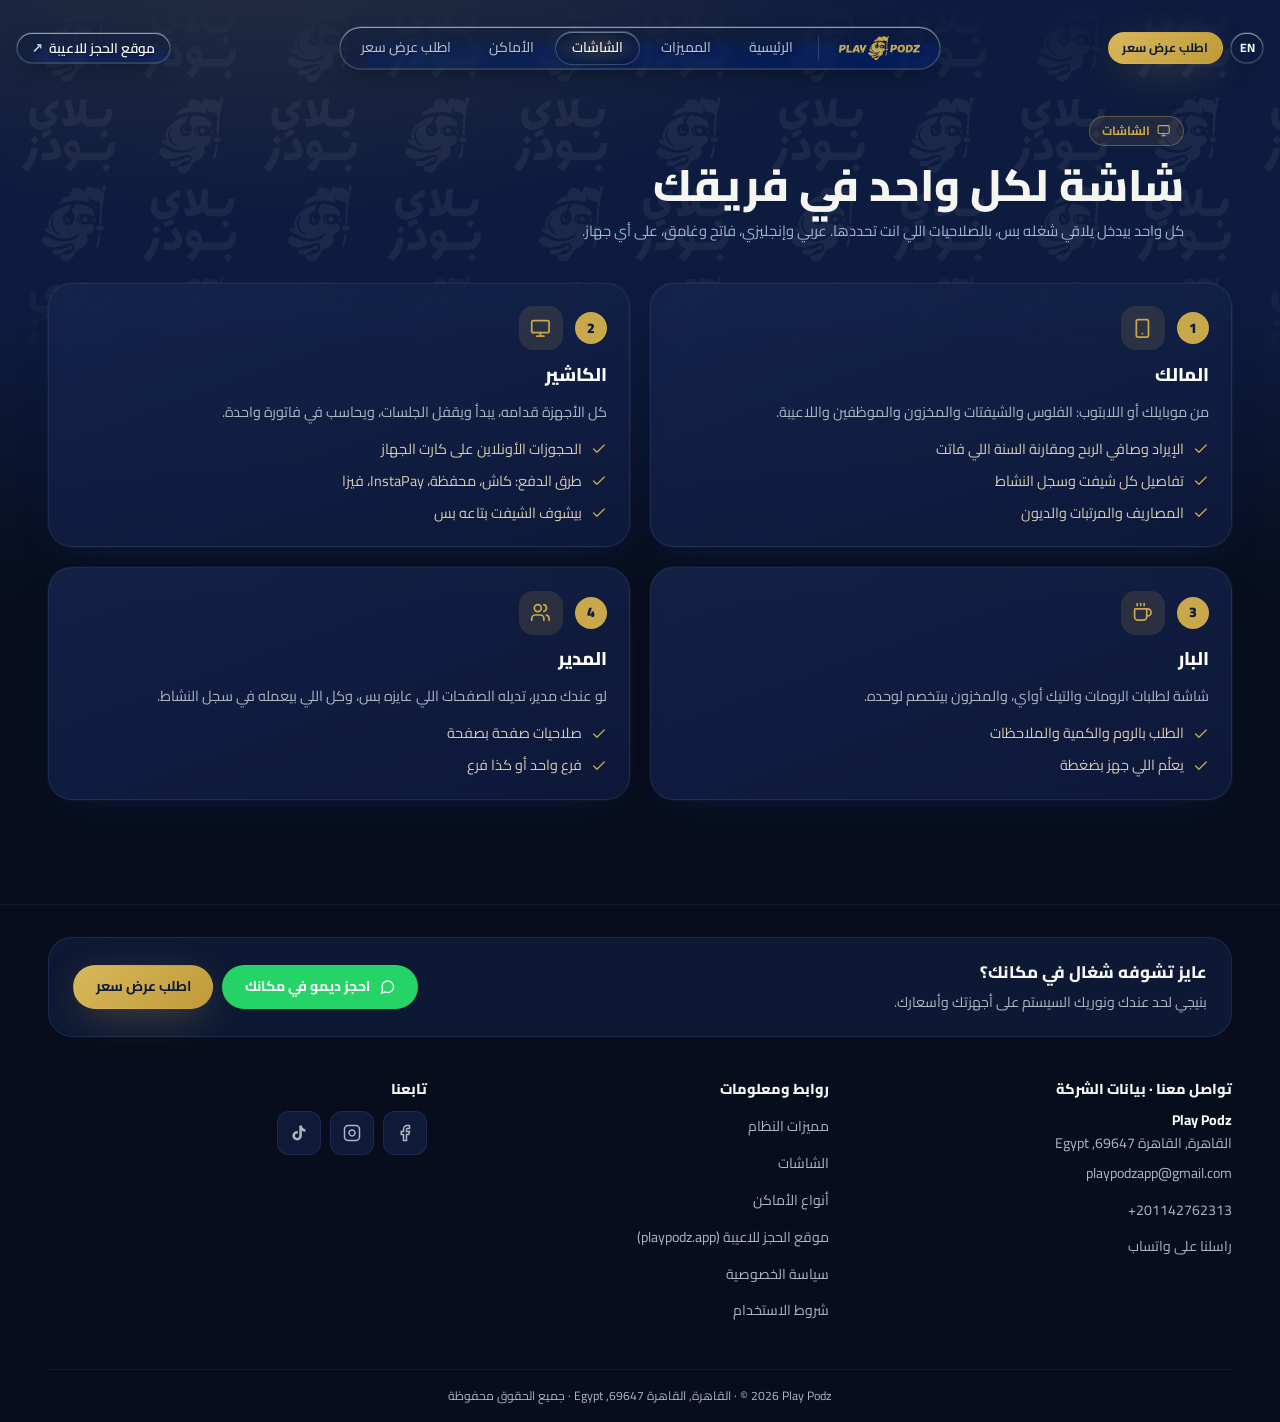
<file: panels/index.html>
<!DOCTYPE html>
<html lang="ar" dir="rtl" data-title-ar="الشاشات — Play Podz" data-title-en="Screens — Play Podz">
  <head>
    <meta charset="utf-8" />
    <meta name="viewport" content="width=device-width, initial-scale=1" />
    <title>الشاشات — Play Podz</title>
    <meta name="theme-color" content="#0d1b3e" />
    <link rel="canonical" href="https://playpodzapp.com/panels/" />
    <meta property="og:site_name" content="Play Podz" />
    <meta property="og:url" content="https://playpodzapp.com/panels/" />
    <meta property="og:image" content="https://playpodzapp.com/assets/brand/og-image.png" />
    <meta property="og:image:width" content="1200" />
    <meta property="og:image:height" content="630" />
    <meta name="twitter:card" content="summary_large_image" />
    <link rel="icon" type="image/png" href="../assets/brand/logo-icon.png" />
    <link rel="stylesheet" href="../assets/css/styles.css" />
  </head>
  <body>
    
    <header class="floating-header">
      <div dir="ltr" class="header-bar">
        <div class="header-start">
          <a href="https://playpodz.app/" target="_blank" rel="noopener noreferrer" class="lg header-action-pill">
            <span style="color:#bed7f1">↗</span>
            <span class="header-mobile-only" data-lang="ar">موقع الحجز</span>
            <span class="header-mobile-only" data-lang="en">Booking</span>
            <span class="header-mobile-hide" data-lang="ar">موقع الحجز للاعيبة</span>
            <span class="header-mobile-hide" data-lang="en">Player booking site</span>
          </a>
        </div>

        <a href="../" class="header-center-logo" aria-label="Play Podz home">
          <img src="../assets/brand/logo-centered-gold.svg" alt="Play Podz" class="logo-morph-box size-top" style="width:auto" />
        </a>

        <nav class="lg header-capsule-nav" dir="rtl" aria-label="Primary Navigation">
          <a href="../" class="header-capsule-logo" aria-label="Play Podz home">
            <img src="../assets/brand/logo-centered-gold.svg" alt="Play Podz" style="height:1.5rem;width:auto" />
          </a>
          <span aria-hidden="true" class="header-capsule-divider"></span>
          <a href="../" class="header-nav-item "><span data-lang="ar">الرئيسية</span><span data-lang="en">Overview</span></a>
<a href="../features/" class="header-nav-item "><span data-lang="ar">المميزات</span><span data-lang="en">Features</span></a>
<a href="../panels/" class="header-nav-item lg-pill is-active"><span data-lang="ar">الشاشات</span><span data-lang="en">Screens</span></a>
<a href="../venues/" class="header-nav-item "><span data-lang="ar">الأماكن</span><span data-lang="en">Venues</span></a>
<a href="../contact/" class="header-nav-item "><span data-lang="ar">اطلب عرض سعر</span><span data-lang="en">Request Quote</span></a>
        </nav>

        <div class="header-end">
          <a href="../contact/" class="btn btn-primary header-desktop-quote" style="height:2rem;padding-inline:0.85rem;font-size:0.78rem;">
            <span class="header-mobile-only" data-lang="ar">عرض سعر</span>
            <span class="header-mobile-only" data-lang="en">Quote</span>
            <span class="header-mobile-hide" data-lang="ar">اطلب عرض سعر</span>
            <span class="header-mobile-hide" data-lang="en">Request a Quote</span>
          </a>
          <div class="lg header-right-capsule">
            <button type="button" class="lang-circle" data-lang-toggle aria-label="Toggle language">EN</button>
          </div>
        </div>
      </div>

      <nav class="tablet-nav-row" aria-label="Tablet Navigation">
        <div class="lg tablet-nav-inner">
          <a href="../" class="header-nav-item "><span data-lang="ar">الرئيسية</span><span data-lang="en">Overview</span></a>
<a href="../features/" class="header-nav-item "><span data-lang="ar">المميزات</span><span data-lang="en">Features</span></a>
<a href="../panels/" class="header-nav-item lg-pill is-active"><span data-lang="ar">الشاشات</span><span data-lang="en">Screens</span></a>
<a href="../venues/" class="header-nav-item "><span data-lang="ar">الأماكن</span><span data-lang="en">Venues</span></a>
<a href="../contact/" class="header-nav-item "><span data-lang="ar">اطلب عرض سعر</span><span data-lang="en">Request Quote</span></a>
        </div>
      </nav>
    </header>
    
    <nav class="phone-tab-bar-wrap" aria-label="Mobile Navigation">
      <div class="lg phone-tab-bar">
        <span aria-hidden="true" class="lg-pill phone-tab-lens" style="width:calc((100% - 0.5rem) / 5);inset-inline-start:calc(0.25rem + (100% - 0.5rem) * 2 / 5);"></span>
        <a href="../" class="phone-tab-link ">
          <span class="phone-tab-icon" aria-hidden="true"><svg viewBox="0 0 24 24" fill="none" stroke="currentColor" stroke-width="2" stroke-linecap="round" stroke-linejoin="round"><circle cx="12" cy="12" r="10"/><polygon points="16.24 7.76 14.12 14.12 7.76 16.24 9.88 9.88 16.24 7.76"/></svg></span>
          <span class="phone-tab-label"><span data-lang="ar">الرئيسية</span><span data-lang="en">Home</span></span>
        </a>
<a href="../features/" class="phone-tab-link ">
          <span class="phone-tab-icon" aria-hidden="true"><svg viewBox="0 0 24 24" fill="none" stroke="currentColor" stroke-width="2" stroke-linecap="round" stroke-linejoin="round"><polygon points="12 2 2 7 12 12 22 7 12 2"/><polyline points="2 17 12 22 22 17"/><polyline points="2 12 12 17 22 12"/></svg></span>
          <span class="phone-tab-label"><span data-lang="ar">المميزات</span><span data-lang="en">Features</span></span>
        </a>
<a href="../panels/" class="phone-tab-link is-active">
          <span class="phone-tab-icon" aria-hidden="true"><svg viewBox="0 0 24 24" fill="none" stroke="currentColor" stroke-width="2" stroke-linecap="round" stroke-linejoin="round"><rect width="18" height="14" x="3" y="4" rx="2"/><line x1="8" x2="16" y1="21" y2="21"/><line x1="12" x2="12" y1="18" y2="21"/></svg></span>
          <span class="phone-tab-label"><span data-lang="ar">الشاشات</span><span data-lang="en">Screens</span></span>
        </a>
<a href="../venues/" class="phone-tab-link ">
          <span class="phone-tab-icon" aria-hidden="true"><svg viewBox="0 0 24 24" fill="none" stroke="currentColor" stroke-width="2" stroke-linecap="round" stroke-linejoin="round"><line x1="6" x2="10" y1="11" y2="11"/><line x1="8" x2="8" y1="9" y2="13"/><line x1="15" x2="15.01" y1="12" y2="12"/><line x1="18" x2="18.01" y1="10" y2="10"/><path d="M17.32 5H6.68a4 4 0 0 0-3.978 3.59c-.006.052-.01.101-.017.152C2.604 9.416 2 14.456 2 16a3 3 0 0 0 3 3c1 0 1.5-.5 2-1l1.414-1.414A2 2 0 0 1 9.828 16h4.344a2 2 0 0 1 1.414.586L17 18c.5.5 1 1 2 1a3 3 0 0 0 3-3c0-1.545-.604-6.584-.685-7.258-.007-.05-.011-.1-.017-.151A4 4 0 0 0 17.32 5z"/></svg></span>
          <span class="phone-tab-label"><span data-lang="ar">الأماكن</span><span data-lang="en">Venues</span></span>
        </a>
<a href="../contact/" class="phone-tab-link ">
          <span class="phone-tab-icon" aria-hidden="true"><svg viewBox="0 0 24 24" fill="none" stroke="currentColor" stroke-width="2" stroke-linecap="round" stroke-linejoin="round"><path d="M7.9 20A9 9 0 1 0 4 16.1L2 22Z"/></svg></span>
          <span class="phone-tab-label"><span data-lang="ar">عرض سعر</span><span data-lang="en">Quote</span></span>
        </a>
      </div>
    </nav>
    
    <main>
<section class="hero-section" style="padding-bottom:1.5rem;">
        <div aria-hidden="true" class="hero-pattern-mask"><div class="hero-pattern"><div class="hero-pattern__tiles hero-pattern__base"></div></div></div>
        <div class="container" style="position:relative;z-index:2;">
          <span class="kicker-pill"><svg class="pp-ic" width="1.1em" height="1.1em" viewBox="0 0 24 24" fill="none" stroke="currentColor" stroke-width="2" stroke-linecap="round" stroke-linejoin="round" aria-hidden="true"><rect width="20" height="14" x="2" y="3" rx="2"/><path d="M8 21h8M12 17v4"/></svg><span data-lang="ar">الشاشات</span><span data-lang="en">SCREENS</span></span>
          <h1 class="section-heading" style="font-size:clamp(1.85rem,4vw,2.75rem);"><span data-lang="ar">شاشة لكل واحد في فريقك</span><span data-lang="en">A screen for everyone on your team</span></h1>
          <p class="section-sub" style="max-width:42rem;"><span data-lang="ar">كل واحد بيدخل يلاقي شغله بس، بالصلاحيات اللي انت تحددها. عربي وإنجليزي، فاتح وغامق، على أي جهاز.</span><span data-lang="en">Everyone logs in to their own work, with the permissions you set. Arabic and English, light and dark, any device.</span></p>
        </div>
      </section>
<section class="steps-section" style="padding-top:1rem;"><div class="container"><div class="grid-2">
<article class="pp-card"><div style="display:flex;gap:.75rem;align-items:center;"><span class="step-num-badge pp-badge">1</span><div class="pp-pain-icon"><svg class="pp-ic" width="1.3rem" height="1.3rem" viewBox="0 0 24 24" fill="none" stroke="currentColor" stroke-width="2" stroke-linecap="round" stroke-linejoin="round" aria-hidden="true"><rect width="14" height="20" x="5" y="2" rx="2"/><path d="M12 18h.01"/></svg></div></div>
<h2 class="pp-card-title"><span data-lang="ar">المالك</span><span data-lang="en">Owner</span></h2><p class="pp-card-text"><span data-lang="ar">من موبايلك أو اللابتوب: الفلوس والشيفتات والمخزون والموظفين واللاعيبة.</span><span data-lang="en">From your phone or laptop: money, shifts, stock, staff and players.</span></p><ul class="pp-bullets"><li><svg class="pp-ic" width="1.1em" height="1.1em" viewBox="0 0 24 24" fill="none" stroke="currentColor" stroke-width="2" stroke-linecap="round" stroke-linejoin="round" aria-hidden="true"><path d="M20 6 9 17l-5-5"/></svg><span><span data-lang="ar">الإيراد وصافي الربح ومقارنة السنة اللي فاتت</span><span data-lang="en">Revenue, net profit and last year's comparison</span></span></li><li><svg class="pp-ic" width="1.1em" height="1.1em" viewBox="0 0 24 24" fill="none" stroke="currentColor" stroke-width="2" stroke-linecap="round" stroke-linejoin="round" aria-hidden="true"><path d="M20 6 9 17l-5-5"/></svg><span><span data-lang="ar">تفاصيل كل شيفت وسجل النشاط</span><span data-lang="en">Every shift's details and the Activity Log</span></span></li><li><svg class="pp-ic" width="1.1em" height="1.1em" viewBox="0 0 24 24" fill="none" stroke="currentColor" stroke-width="2" stroke-linecap="round" stroke-linejoin="round" aria-hidden="true"><path d="M20 6 9 17l-5-5"/></svg><span><span data-lang="ar">المصاريف والمرتبات والديون</span><span data-lang="en">Expenses, salaries and debts</span></span></li></ul></article>
<article class="pp-card"><div style="display:flex;gap:.75rem;align-items:center;"><span class="step-num-badge pp-badge">2</span><div class="pp-pain-icon"><svg class="pp-ic" width="1.3rem" height="1.3rem" viewBox="0 0 24 24" fill="none" stroke="currentColor" stroke-width="2" stroke-linecap="round" stroke-linejoin="round" aria-hidden="true"><rect width="20" height="14" x="2" y="3" rx="2"/><path d="M8 21h8M12 17v4"/></svg></div></div>
<h2 class="pp-card-title"><span data-lang="ar">الكاشير</span><span data-lang="en">Cashier</span></h2><p class="pp-card-text"><span data-lang="ar">كل الأجهزة قدامه، يبدأ ويقفل الجلسات، ويحاسب في فاتورة واحدة.</span><span data-lang="en">Every device in front of them: start and end sessions and settle one bill.</span></p><ul class="pp-bullets"><li><svg class="pp-ic" width="1.1em" height="1.1em" viewBox="0 0 24 24" fill="none" stroke="currentColor" stroke-width="2" stroke-linecap="round" stroke-linejoin="round" aria-hidden="true"><path d="M20 6 9 17l-5-5"/></svg><span><span data-lang="ar">الحجوزات الأونلاين على كارت الجهاز</span><span data-lang="en">Online bookings on the device card</span></span></li><li><svg class="pp-ic" width="1.1em" height="1.1em" viewBox="0 0 24 24" fill="none" stroke="currentColor" stroke-width="2" stroke-linecap="round" stroke-linejoin="round" aria-hidden="true"><path d="M20 6 9 17l-5-5"/></svg><span><span data-lang="ar">طرق الدفع: كاش، محفظة، InstaPay، فيزا</span><span data-lang="en">Payment methods: cash, wallet, InstaPay, card</span></span></li><li><svg class="pp-ic" width="1.1em" height="1.1em" viewBox="0 0 24 24" fill="none" stroke="currentColor" stroke-width="2" stroke-linecap="round" stroke-linejoin="round" aria-hidden="true"><path d="M20 6 9 17l-5-5"/></svg><span><span data-lang="ar">بيشوف الشيفت بتاعه بس</span><span data-lang="en">Sees only their own shift</span></span></li></ul></article>
<article class="pp-card"><div style="display:flex;gap:.75rem;align-items:center;"><span class="step-num-badge pp-badge">3</span><div class="pp-pain-icon"><svg class="pp-ic" width="1.3rem" height="1.3rem" viewBox="0 0 24 24" fill="none" stroke="currentColor" stroke-width="2" stroke-linecap="round" stroke-linejoin="round" aria-hidden="true"><path d="M10 2v2M14 2v2M16 8a1 1 0 0 1 1 1v8a4 4 0 0 1-4 4H7a4 4 0 0 1-4-4V9a1 1 0 0 1 1-1h14a4 4 0 1 1 0 8h-1"/><path d="M6 2v2"/></svg></div></div>
<h2 class="pp-card-title"><span data-lang="ar">البار</span><span data-lang="en">Bar</span></h2><p class="pp-card-text"><span data-lang="ar">شاشة لطلبات الرومات والتيك أواي، والمخزون بيتخصم لوحده.</span><span data-lang="en">A screen for room and takeaway orders; stock is deducted automatically.</span></p><ul class="pp-bullets"><li><svg class="pp-ic" width="1.1em" height="1.1em" viewBox="0 0 24 24" fill="none" stroke="currentColor" stroke-width="2" stroke-linecap="round" stroke-linejoin="round" aria-hidden="true"><path d="M20 6 9 17l-5-5"/></svg><span><span data-lang="ar">الطلب بالروم والكمية والملاحظات</span><span data-lang="en">Order by room, quantity and notes</span></span></li><li><svg class="pp-ic" width="1.1em" height="1.1em" viewBox="0 0 24 24" fill="none" stroke="currentColor" stroke-width="2" stroke-linecap="round" stroke-linejoin="round" aria-hidden="true"><path d="M20 6 9 17l-5-5"/></svg><span><span data-lang="ar">يعلّم اللي جهز بضغطة</span><span data-lang="en">Marks ready in one tap</span></span></li></ul></article>
<article class="pp-card"><div style="display:flex;gap:.75rem;align-items:center;"><span class="step-num-badge pp-badge">4</span><div class="pp-pain-icon"><svg class="pp-ic" width="1.3rem" height="1.3rem" viewBox="0 0 24 24" fill="none" stroke="currentColor" stroke-width="2" stroke-linecap="round" stroke-linejoin="round" aria-hidden="true"><path d="M16 21v-2a4 4 0 0 0-4-4H6a4 4 0 0 0-4 4v2"/><circle cx="9" cy="7" r="4"/><path d="M22 21v-2a4 4 0 0 0-3-3.87M16 3.13a4 4 0 0 1 0 7.75"/></svg></div></div>
<h2 class="pp-card-title"><span data-lang="ar">المدير</span><span data-lang="en">Manager</span></h2><p class="pp-card-text"><span data-lang="ar">لو عندك مدير، تديله الصفحات اللي عايزه بس، وكل اللي بيعمله في سجل النشاط.</span><span data-lang="en">If you have a manager, give them only the pages you choose; everything they do is in the Activity Log.</span></p><ul class="pp-bullets"><li><svg class="pp-ic" width="1.1em" height="1.1em" viewBox="0 0 24 24" fill="none" stroke="currentColor" stroke-width="2" stroke-linecap="round" stroke-linejoin="round" aria-hidden="true"><path d="M20 6 9 17l-5-5"/></svg><span><span data-lang="ar">صلاحيات صفحة بصفحة</span><span data-lang="en">Page-by-page permissions</span></span></li><li><svg class="pp-ic" width="1.1em" height="1.1em" viewBox="0 0 24 24" fill="none" stroke="currentColor" stroke-width="2" stroke-linecap="round" stroke-linejoin="round" aria-hidden="true"><path d="M20 6 9 17l-5-5"/></svg><span><span data-lang="ar">فرع واحد أو كذا فرع</span><span data-lang="en">One branch or several</span></span></li></ul></article>
</div></div></section>
    </main>
    
    <footer class="site-footer">
      <div class="container">
        <div class="footer-contact-band">
          <div>
            <h3 style="margin:0;font-size:1.05rem;font-weight:800;"><span data-lang="ar">عايز تشوفه شغال في مكانك؟</span><span data-lang="en">Want to see it running at your venue?</span></h3>
            <p style="margin:0.25rem 0 0;font-size:0.88rem;color:var(--muted-foreground);"><span data-lang="ar">بنيجي لحد عندك ونوريك السيستم على أجهزتك وأسعارك.</span><span data-lang="en">We come to you and show the system on your own devices and prices.</span></p>
          </div>
          <div style="display:flex;flex-wrap:wrap;justify-content:center;gap:0.55rem;">
            <a href="https://wa.me/201142762313?text=%D8%A3%D9%87%D9%84%D8%A7%D9%8B%20Play%20Podz%D8%8C%20%D8%B9%D8%A7%D9%8A%D8%B2%20%D8%A3%D8%AD%D8%AC%D8%B2%20%D8%AF%D9%8A%D9%85%D9%88%20%D9%84%D9%84%D8%B3%D9%8A%D8%B3%D8%AA%D9%85%20%D9%81%D9%8A%20%D9%85%D9%83%D8%A7%D9%86%D9%8A." target="_blank" rel="noopener noreferrer" class="btn btn-whatsapp" data-lead="demo"><svg class="pp-ic" width="1.1em" height="1.1em" viewBox="0 0 24 24" fill="none" stroke="currentColor" stroke-width="2" stroke-linecap="round" stroke-linejoin="round" aria-hidden="true"><path d="M7.9 20A9 9 0 1 0 4 16.1L2 22Z"/></svg><span data-lang="ar">احجز ديمو في مكانك</span><span data-lang="en">Book a demo at your venue</span></a><a href="../contact/" class="btn btn-primary"><span data-lang="ar">اطلب عرض سعر</span><span data-lang="en">Request a quote</span></a>
          </div>
        </div>

        <div class="footer-grid">
          <div class="footer-col-wide">
            <h3 style="margin:0 0 0.5rem;font-size:0.9rem;font-weight:800;">
              <span data-lang="ar">تواصل معنا · بيانات الشركة</span>
              <span data-lang="en">Contact &amp; Legal Info</span>
            </h3>
            <ul class="footer-list">
              <li><strong style="color:#fff">Play Podz</strong></li>
              <li><bdi dir="auto">القاهرة, القاهرة 69647, Egypt</bdi></li>
              <li><a href="mailto:playpodzapp@gmail.com" dir="ltr">playpodzapp@gmail.com</a></li>
              <li><a href="tel:+201142762313" dir="ltr">+201142762313</a></li>
              <li><a href="https://wa.me/201142762313" target="_blank" rel="noopener noreferrer"><span data-lang="ar">راسلنا على واتساب</span><span data-lang="en">WhatsApp us</span></a></li>
            </ul>
          </div>

          <div>
            <h3 style="margin:0 0 0.5rem;font-size:0.9rem;font-weight:800;">
              <span data-lang="ar">روابط ومعلومات</span>
              <span data-lang="en">Links &amp; Legal</span>
            </h3>
            <ul class="footer-list">
              <li><a href="../features/"><span data-lang="ar">مميزات النظام</span><span data-lang="en">Platform Features</span></a></li>
              <li><a href="../panels/"><span data-lang="ar">الشاشات</span><span data-lang="en">The screens</span></a></li>
              <li><a href="../venues/"><span data-lang="ar">أنواع الأماكن</span><span data-lang="en">Venue types</span></a></li>
              <li><a href="https://playpodz.app/" target="_blank" rel="noopener noreferrer"><span data-lang="ar">موقع الحجز للاعيبة (playpodz.app)</span><span data-lang="en">Player booking site (playpodz.app)</span></a></li>
              <li><a href="../privacy-policy/"><span data-lang="ar">سياسة الخصوصية</span><span data-lang="en">Privacy Policy</span></a></li>
              <li><a href="../terms-of-service/"><span data-lang="ar">شروط الاستخدام</span><span data-lang="en">Terms of Service</span></a></li>
            </ul>
          </div>

          <div>
            <h3 style="margin:0 0 0.5rem;font-size:0.9rem;font-weight:800;">
              <span data-lang="ar">تابعنا</span>
              <span data-lang="en">Follow Us</span>
            </h3>
            <div style="display:flex;gap:0.55rem;margin-top:0.65rem;">
              <a href="https://www.facebook.com/share/19SYsKV4va/" target="_blank" rel="noopener noreferrer" aria-label="Facebook" class="social-box">
                <svg width="18" height="18" viewBox="0 0 24 24" fill="none" stroke="currentColor" stroke-width="2"><path d="M18 2h-3a5 5 0 0 0-5 5v3H7v4h3v8h4v-8h3l1-4h-4V7a1 1 0 0 1 1-1h3z"/></svg>
              </a>
              <a href="https://www.instagram.com/playpodzeg?igsi=aWpud2Ewazcwa2ph" target="_blank" rel="noopener noreferrer" aria-label="Instagram" class="social-box">
                <svg width="18" height="18" viewBox="0 0 24 24" fill="none" stroke="currentColor" stroke-width="2"><rect width="20" height="20" x="2" y="2" rx="5" ry="5"/><path d="M16 11.37A4 4 0 1 1 12.63 8 4 4 0 0 1 16 11.37z"/><line x1="17.5" x2="17.51" y1="6.5" y2="6.5"/></svg>
              </a>
              <a href="https://www.tiktok.com/@play.podz?_r=1&_t=ZS-98BwswoCIib" target="_blank" rel="noopener noreferrer" aria-label="TikTok" class="social-box">
                <svg width="18" height="18" viewBox="0 0 24 24" fill="currentColor"><path d="M19.59 6.69a4.83 4.83 0 0 1-3.77-4.25V2h-3.45v13.67a2.89 2.89 0 1 1-2.89-2.89c.3 0 .58.05.85.13V9.4a6.33 6.33 0 0 0-.85-.06 6.34 6.34 0 1 0 6.34 6.34V8.86a8.16 8.16 0 0 0 4.77 1.52v-3.45a4.85 4.85 0 0 1-1-.24z"/></svg>
              </a>
            </div>
          </div>
        </div>

        <div class="footer-copy">
          <bdi dir="ltr">© 2026 Play Podz</bdi> · <bdi dir="auto">القاهرة, القاهرة 69647, Egypt</bdi> ·
          <span data-lang="ar">جميع الحقوق محفوظة</span><span data-lang="en">All rights reserved</span>
        </div>
      </div>
    </footer>
    
    <script src="../assets/js/config.js"></script>
    <script src="../assets/js/main.js"></script>
  </body>
</html>
</file>
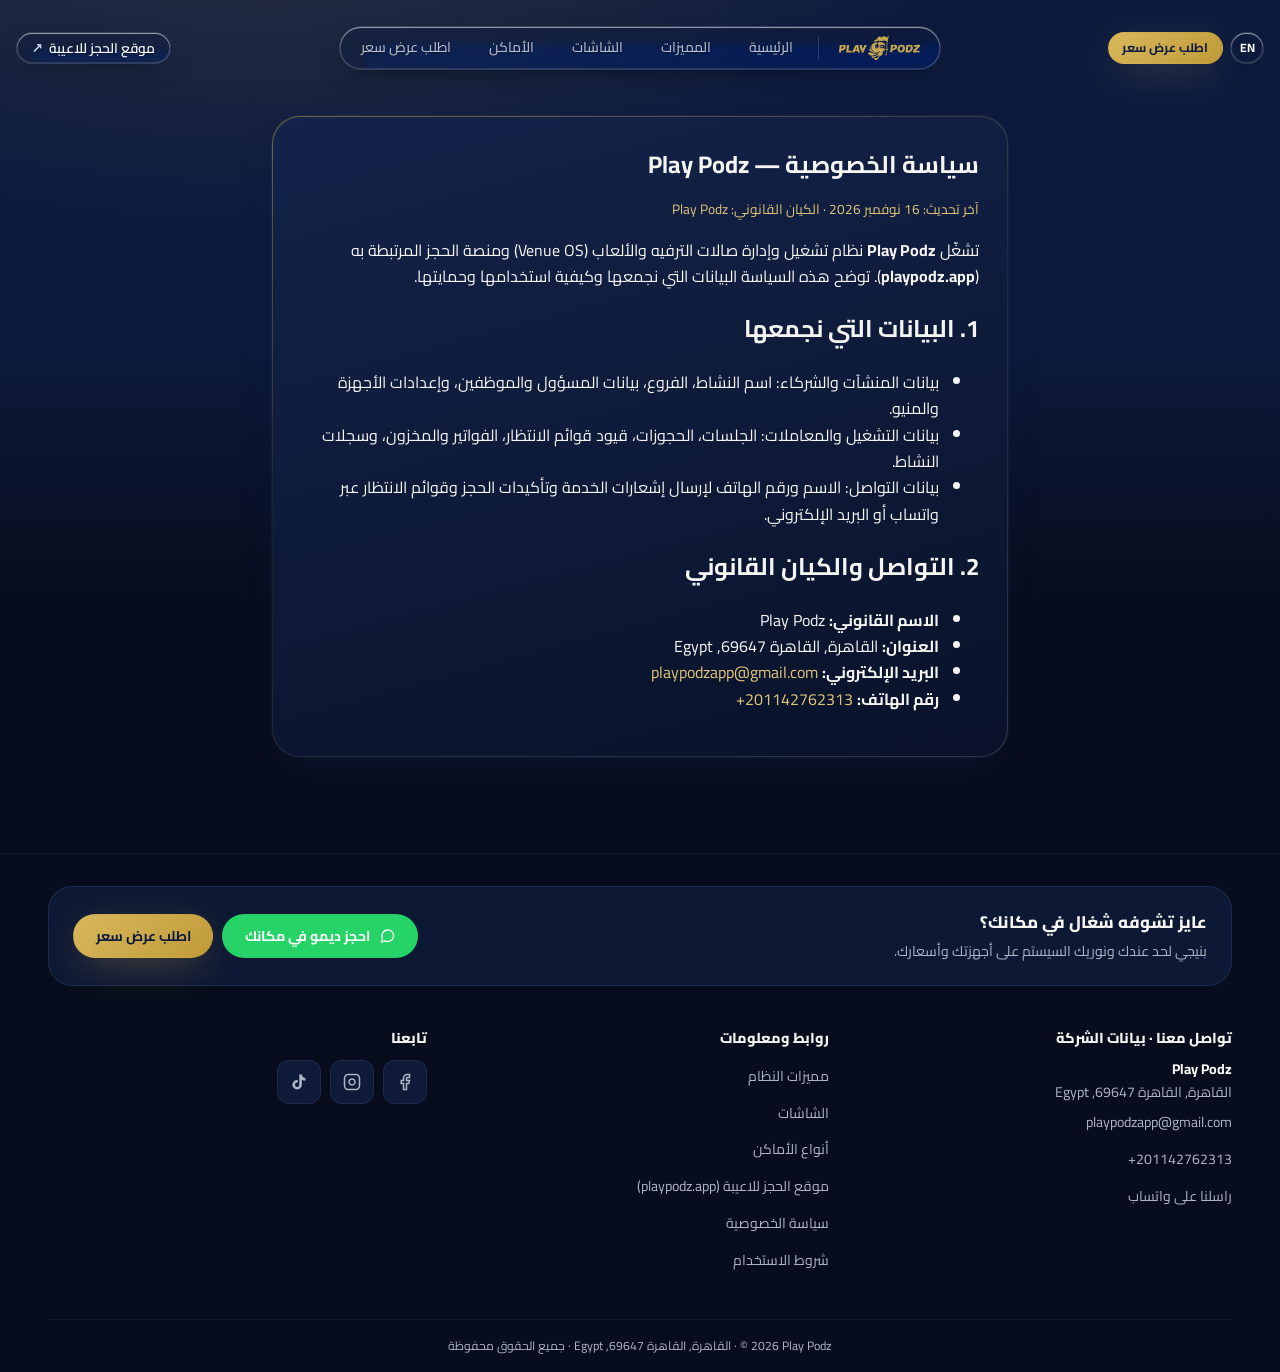
<file: privacy-policy/index.html>
<!DOCTYPE html>
<html lang="ar" dir="rtl" data-title-ar="سياسة الخصوصية — Play Podz" data-title-en="Privacy Policy — Play Podz">
  <head>
    <meta charset="utf-8" />
    <meta name="viewport" content="width=device-width, initial-scale=1" />
    <title>سياسة الخصوصية — Play Podz | Privacy Policy</title>
    <meta name="theme-color" content="#0d1b3e" />
    <link rel="canonical" href="https://playpodzapp.com/privacy-policy/" />
    <meta property="og:site_name" content="Play Podz" />
    <meta property="og:url" content="https://playpodzapp.com/privacy-policy/" />
    <meta property="og:image" content="https://playpodzapp.com/assets/brand/og-image.png" />
    <meta property="og:image:width" content="1200" />
    <meta property="og:image:height" content="630" />
    <meta name="twitter:card" content="summary_large_image" />
    <link rel="icon" type="image/png" href="../assets/brand/logo-icon.png" />
    <link rel="stylesheet" href="../assets/css/styles.css" />
  </head>
  <body>
    
    <header class="floating-header">
      <div dir="ltr" class="header-bar">
        <div class="header-start">
          <a href="https://playpodz.app/" target="_blank" rel="noopener noreferrer" class="lg header-action-pill">
            <span style="color:#bed7f1">↗</span>
            <span class="header-mobile-only" data-lang="ar">موقع الحجز</span>
            <span class="header-mobile-only" data-lang="en">Booking</span>
            <span class="header-mobile-hide" data-lang="ar">موقع الحجز للاعيبة</span>
            <span class="header-mobile-hide" data-lang="en">Player booking site</span>
          </a>
        </div>

        <a href="../" class="header-center-logo" aria-label="Play Podz home">
          <img src="../assets/brand/logo-centered-gold.svg" alt="Play Podz" class="logo-morph-box size-top" style="width:auto" />
        </a>

        <nav class="lg header-capsule-nav" dir="rtl" aria-label="Primary Navigation">
          <a href="../" class="header-capsule-logo" aria-label="Play Podz home">
            <img src="../assets/brand/logo-centered-gold.svg" alt="Play Podz" style="height:1.5rem;width:auto" />
          </a>
          <span aria-hidden="true" class="header-capsule-divider"></span>
          <a href="../" class="header-nav-item "><span data-lang="ar">الرئيسية</span><span data-lang="en">Overview</span></a>
<a href="../features/" class="header-nav-item "><span data-lang="ar">المميزات</span><span data-lang="en">Features</span></a>
<a href="../panels/" class="header-nav-item "><span data-lang="ar">الشاشات</span><span data-lang="en">Screens</span></a>
<a href="../venues/" class="header-nav-item "><span data-lang="ar">الأماكن</span><span data-lang="en">Venues</span></a>
<a href="../contact/" class="header-nav-item "><span data-lang="ar">اطلب عرض سعر</span><span data-lang="en">Request Quote</span></a>
        </nav>

        <div class="header-end">
          <a href="../contact/" class="btn btn-primary header-desktop-quote" style="height:2rem;padding-inline:0.85rem;font-size:0.78rem;">
            <span class="header-mobile-only" data-lang="ar">عرض سعر</span>
            <span class="header-mobile-only" data-lang="en">Quote</span>
            <span class="header-mobile-hide" data-lang="ar">اطلب عرض سعر</span>
            <span class="header-mobile-hide" data-lang="en">Request a Quote</span>
          </a>
          <div class="lg header-right-capsule">
            <button type="button" class="lang-circle" data-lang-toggle aria-label="Toggle language">EN</button>
          </div>
        </div>
      </div>

      <nav class="tablet-nav-row" aria-label="Tablet Navigation">
        <div class="lg tablet-nav-inner">
          <a href="../" class="header-nav-item "><span data-lang="ar">الرئيسية</span><span data-lang="en">Overview</span></a>
<a href="../features/" class="header-nav-item "><span data-lang="ar">المميزات</span><span data-lang="en">Features</span></a>
<a href="../panels/" class="header-nav-item "><span data-lang="ar">الشاشات</span><span data-lang="en">Screens</span></a>
<a href="../venues/" class="header-nav-item "><span data-lang="ar">الأماكن</span><span data-lang="en">Venues</span></a>
<a href="../contact/" class="header-nav-item "><span data-lang="ar">اطلب عرض سعر</span><span data-lang="en">Request Quote</span></a>
        </div>
      </nav>
    </header>
    
    <nav class="phone-tab-bar-wrap" aria-label="Mobile Navigation">
      <div class="lg phone-tab-bar">
        <span aria-hidden="true" class="lg-pill phone-tab-lens" style="width:calc((100% - 0.5rem) / 5);inset-inline-start:calc(0.25rem + (100% - 0.5rem) * -1 / 5);"></span>
        <a href="../" class="phone-tab-link ">
          <span class="phone-tab-icon" aria-hidden="true"><svg viewBox="0 0 24 24" fill="none" stroke="currentColor" stroke-width="2" stroke-linecap="round" stroke-linejoin="round"><circle cx="12" cy="12" r="10"/><polygon points="16.24 7.76 14.12 14.12 7.76 16.24 9.88 9.88 16.24 7.76"/></svg></span>
          <span class="phone-tab-label"><span data-lang="ar">الرئيسية</span><span data-lang="en">Home</span></span>
        </a>
<a href="../features/" class="phone-tab-link ">
          <span class="phone-tab-icon" aria-hidden="true"><svg viewBox="0 0 24 24" fill="none" stroke="currentColor" stroke-width="2" stroke-linecap="round" stroke-linejoin="round"><polygon points="12 2 2 7 12 12 22 7 12 2"/><polyline points="2 17 12 22 22 17"/><polyline points="2 12 12 17 22 12"/></svg></span>
          <span class="phone-tab-label"><span data-lang="ar">المميزات</span><span data-lang="en">Features</span></span>
        </a>
<a href="../panels/" class="phone-tab-link ">
          <span class="phone-tab-icon" aria-hidden="true"><svg viewBox="0 0 24 24" fill="none" stroke="currentColor" stroke-width="2" stroke-linecap="round" stroke-linejoin="round"><rect width="18" height="14" x="3" y="4" rx="2"/><line x1="8" x2="16" y1="21" y2="21"/><line x1="12" x2="12" y1="18" y2="21"/></svg></span>
          <span class="phone-tab-label"><span data-lang="ar">الشاشات</span><span data-lang="en">Screens</span></span>
        </a>
<a href="../venues/" class="phone-tab-link ">
          <span class="phone-tab-icon" aria-hidden="true"><svg viewBox="0 0 24 24" fill="none" stroke="currentColor" stroke-width="2" stroke-linecap="round" stroke-linejoin="round"><line x1="6" x2="10" y1="11" y2="11"/><line x1="8" x2="8" y1="9" y2="13"/><line x1="15" x2="15.01" y1="12" y2="12"/><line x1="18" x2="18.01" y1="10" y2="10"/><path d="M17.32 5H6.68a4 4 0 0 0-3.978 3.59c-.006.052-.01.101-.017.152C2.604 9.416 2 14.456 2 16a3 3 0 0 0 3 3c1 0 1.5-.5 2-1l1.414-1.414A2 2 0 0 1 9.828 16h4.344a2 2 0 0 1 1.414.586L17 18c.5.5 1 1 2 1a3 3 0 0 0 3-3c0-1.545-.604-6.584-.685-7.258-.007-.05-.011-.1-.017-.151A4 4 0 0 0 17.32 5z"/></svg></span>
          <span class="phone-tab-label"><span data-lang="ar">الأماكن</span><span data-lang="en">Venues</span></span>
        </a>
<a href="../contact/" class="phone-tab-link ">
          <span class="phone-tab-icon" aria-hidden="true"><svg viewBox="0 0 24 24" fill="none" stroke="currentColor" stroke-width="2" stroke-linecap="round" stroke-linejoin="round"><path d="M7.9 20A9 9 0 1 0 4 16.1L2 22Z"/></svg></span>
          <span class="phone-tab-label"><span data-lang="ar">عرض سعر</span><span data-lang="en">Quote</span></span>
        </a>
      </div>
    </nav>
    
    <main class="hero-section">
      <div class="container" style="max-width:52rem;">
        <div class="os-cockpit-shell">
          <article class="os-cockpit-inner">
            <div data-lang="ar">
    <h1 style="margin:0 0 0.5rem;">سياسة الخصوصية — Play Podz</h1>
    <p style="color:#e0c578;font-size:0.85rem;">آخر تحديث: 16 نوفمبر 2026 · الكيان القانوني: Play Podz</p>
    <p>تشغّل <strong>Play Podz</strong> نظام تشغيل وإدارة صالات الترفيه والألعاب (Venue OS) ومنصة الحجز المرتبطة به (<strong>playpodz.app</strong>). توضح هذه السياسة البيانات التي نجمعها وكيفية استخدامها وحمايتها.</p>
    <h2>1. البيانات التي نجمعها</h2>
    <ul>
      <li>بيانات المنشآت والشركاء: اسم النشاط، الفروع، بيانات المسؤول والموظفين، وإعدادات الأجهزة والمنيو.</li>
      <li>بيانات التشغيل والمعاملات: الجلسات، الحجوزات، قيود قوائم الانتظار، الفواتير والمخزون، وسجلات النشاط.</li>
      <li>بيانات التواصل: الاسم ورقم الهاتف لإرسال إشعارات الخدمة وتأكيدات الحجز وقوائم الانتظار عبر واتساب أو البريد الإلكتروني.</li>
    </ul>
    <h2>2. التواصل والكيان القانوني</h2>
    <ul>
      <li><strong>الاسم القانوني:</strong> Play Podz</li>
      <li><strong>العنوان:</strong> <bdi dir="auto">القاهرة, القاهرة 69647, Egypt</bdi></li>
      <li><strong>البريد الإلكتروني:</strong> <a href="mailto:playpodzapp@gmail.com" style="color:#e0c578">playpodzapp@gmail.com</a></li>
      <li><strong>رقم الهاتف:</strong> <a href="tel:+201142762313" dir="ltr" style="color:#e0c578">+201142762313</a></li>
    </ul>
    </div>
            <div data-lang="en">
    <h1 style="margin:0 0 0.5rem;">Privacy Policy — Play Podz</h1>
    <p style="color:#e0c578;font-size:0.85rem;">Last Updated: November 16, 2026 · Legal Entity: Play Podz</p>
    <p><strong>Play Podz</strong> operates the Venue OS B2B software platform and its connected player booking marketplace (<strong>playpodz.app</strong>).</p>
    <h2>1. Information We Collect</h2>
    <ul>
      <li>Partner &amp; venue records: business name, branches, staff accounts, station configurations, and F&amp;B menus.</li>
      <li>Operational data: sessions, reservations, FIFO waitlist entries, invoices, stock movements, and audit logs.</li>
      <li>Messaging data: phone numbers and booking details used to deliver transactional WhatsApp alerts.</li>
    </ul>
    <h2>2. Contact &amp; Legal Entity</h2>
    <ul>
      <li><strong>Legal Business Name:</strong> Play Podz</li>
      <li><strong>Address:</strong> <bdi dir="auto">القاهرة, القاهرة 69647, Egypt</bdi></li>
      <li><strong>Email:</strong> <a href="mailto:playpodzapp@gmail.com" style="color:#e0c578">playpodzapp@gmail.com</a></li>
      <li><strong>Phone:</strong> <a href="tel:+201142762313" style="color:#e0c578">+201142762313</a></li>
    </ul>
    </div>
          </article>
        </div>
      </div>
    </main>
    
    <footer class="site-footer">
      <div class="container">
        <div class="footer-contact-band">
          <div>
            <h3 style="margin:0;font-size:1.05rem;font-weight:800;"><span data-lang="ar">عايز تشوفه شغال في مكانك؟</span><span data-lang="en">Want to see it running at your venue?</span></h3>
            <p style="margin:0.25rem 0 0;font-size:0.88rem;color:var(--muted-foreground);"><span data-lang="ar">بنيجي لحد عندك ونوريك السيستم على أجهزتك وأسعارك.</span><span data-lang="en">We come to you and show the system on your own devices and prices.</span></p>
          </div>
          <div style="display:flex;flex-wrap:wrap;justify-content:center;gap:0.55rem;">
            <a href="https://wa.me/201142762313?text=%D8%A3%D9%87%D9%84%D8%A7%D9%8B%20Play%20Podz%D8%8C%20%D8%B9%D8%A7%D9%8A%D8%B2%20%D8%A3%D8%AD%D8%AC%D8%B2%20%D8%AF%D9%8A%D9%85%D9%88%20%D9%84%D9%84%D8%B3%D9%8A%D8%B3%D8%AA%D9%85%20%D9%81%D9%8A%20%D9%85%D9%83%D8%A7%D9%86%D9%8A." target="_blank" rel="noopener noreferrer" class="btn btn-whatsapp" data-lead="demo"><svg class="pp-ic" width="1.1em" height="1.1em" viewBox="0 0 24 24" fill="none" stroke="currentColor" stroke-width="2" stroke-linecap="round" stroke-linejoin="round" aria-hidden="true"><path d="M7.9 20A9 9 0 1 0 4 16.1L2 22Z"/></svg><span data-lang="ar">احجز ديمو في مكانك</span><span data-lang="en">Book a demo at your venue</span></a><a href="../contact/" class="btn btn-primary"><span data-lang="ar">اطلب عرض سعر</span><span data-lang="en">Request a quote</span></a>
          </div>
        </div>

        <div class="footer-grid">
          <div class="footer-col-wide">
            <h3 style="margin:0 0 0.5rem;font-size:0.9rem;font-weight:800;">
              <span data-lang="ar">تواصل معنا · بيانات الشركة</span>
              <span data-lang="en">Contact &amp; Legal Info</span>
            </h3>
            <ul class="footer-list">
              <li><strong style="color:#fff">Play Podz</strong></li>
              <li><bdi dir="auto">القاهرة, القاهرة 69647, Egypt</bdi></li>
              <li><a href="mailto:playpodzapp@gmail.com" dir="ltr">playpodzapp@gmail.com</a></li>
              <li><a href="tel:+201142762313" dir="ltr">+201142762313</a></li>
              <li><a href="https://wa.me/201142762313" target="_blank" rel="noopener noreferrer"><span data-lang="ar">راسلنا على واتساب</span><span data-lang="en">WhatsApp us</span></a></li>
            </ul>
          </div>

          <div>
            <h3 style="margin:0 0 0.5rem;font-size:0.9rem;font-weight:800;">
              <span data-lang="ar">روابط ومعلومات</span>
              <span data-lang="en">Links &amp; Legal</span>
            </h3>
            <ul class="footer-list">
              <li><a href="../features/"><span data-lang="ar">مميزات النظام</span><span data-lang="en">Platform Features</span></a></li>
              <li><a href="../panels/"><span data-lang="ar">الشاشات</span><span data-lang="en">The screens</span></a></li>
              <li><a href="../venues/"><span data-lang="ar">أنواع الأماكن</span><span data-lang="en">Venue types</span></a></li>
              <li><a href="https://playpodz.app/" target="_blank" rel="noopener noreferrer"><span data-lang="ar">موقع الحجز للاعيبة (playpodz.app)</span><span data-lang="en">Player booking site (playpodz.app)</span></a></li>
              <li><a href="../privacy-policy/"><span data-lang="ar">سياسة الخصوصية</span><span data-lang="en">Privacy Policy</span></a></li>
              <li><a href="../terms-of-service/"><span data-lang="ar">شروط الاستخدام</span><span data-lang="en">Terms of Service</span></a></li>
            </ul>
          </div>

          <div>
            <h3 style="margin:0 0 0.5rem;font-size:0.9rem;font-weight:800;">
              <span data-lang="ar">تابعنا</span>
              <span data-lang="en">Follow Us</span>
            </h3>
            <div style="display:flex;gap:0.55rem;margin-top:0.65rem;">
              <a href="https://www.facebook.com/share/19SYsKV4va/" target="_blank" rel="noopener noreferrer" aria-label="Facebook" class="social-box">
                <svg width="18" height="18" viewBox="0 0 24 24" fill="none" stroke="currentColor" stroke-width="2"><path d="M18 2h-3a5 5 0 0 0-5 5v3H7v4h3v8h4v-8h3l1-4h-4V7a1 1 0 0 1 1-1h3z"/></svg>
              </a>
              <a href="https://www.instagram.com/playpodzeg?igsi=aWpud2Ewazcwa2ph" target="_blank" rel="noopener noreferrer" aria-label="Instagram" class="social-box">
                <svg width="18" height="18" viewBox="0 0 24 24" fill="none" stroke="currentColor" stroke-width="2"><rect width="20" height="20" x="2" y="2" rx="5" ry="5"/><path d="M16 11.37A4 4 0 1 1 12.63 8 4 4 0 0 1 16 11.37z"/><line x1="17.5" x2="17.51" y1="6.5" y2="6.5"/></svg>
              </a>
              <a href="https://www.tiktok.com/@play.podz?_r=1&_t=ZS-98BwswoCIib" target="_blank" rel="noopener noreferrer" aria-label="TikTok" class="social-box">
                <svg width="18" height="18" viewBox="0 0 24 24" fill="currentColor"><path d="M19.59 6.69a4.83 4.83 0 0 1-3.77-4.25V2h-3.45v13.67a2.89 2.89 0 1 1-2.89-2.89c.3 0 .58.05.85.13V9.4a6.33 6.33 0 0 0-.85-.06 6.34 6.34 0 1 0 6.34 6.34V8.86a8.16 8.16 0 0 0 4.77 1.52v-3.45a4.85 4.85 0 0 1-1-.24z"/></svg>
              </a>
            </div>
          </div>
        </div>

        <div class="footer-copy">
          <bdi dir="ltr">© 2026 Play Podz</bdi> · <bdi dir="auto">القاهرة, القاهرة 69647, Egypt</bdi> ·
          <span data-lang="ar">جميع الحقوق محفوظة</span><span data-lang="en">All rights reserved</span>
        </div>
      </div>
    </footer>
    
    <script src="../assets/js/config.js"></script>
    <script src="../assets/js/main.js"></script>
  </body>
</html>
</file>
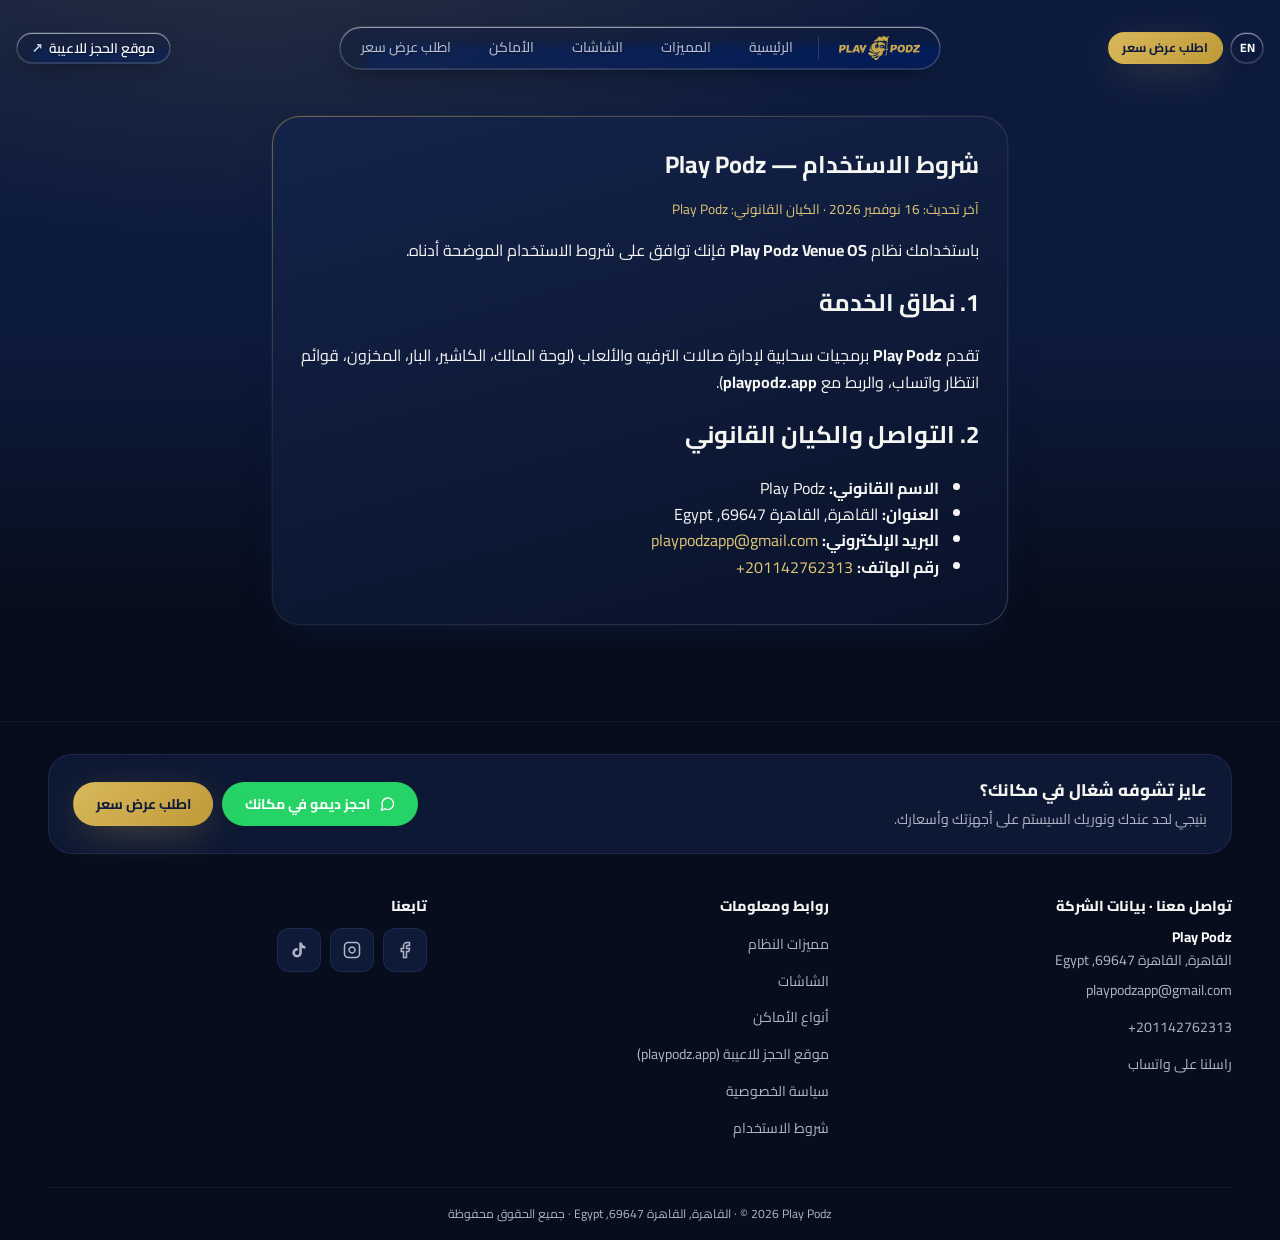
<file: terms-of-service/index.html>
<!DOCTYPE html>
<html lang="ar" dir="rtl" data-title-ar="شروط الاستخدام — Play Podz" data-title-en="Terms of Service — Play Podz">
  <head>
    <meta charset="utf-8" />
    <meta name="viewport" content="width=device-width, initial-scale=1" />
    <title>شروط الاستخدام — Play Podz | Terms of Service</title>
    <meta name="theme-color" content="#0d1b3e" />
    <link rel="canonical" href="https://playpodzapp.com/terms-of-service/" />
    <meta property="og:site_name" content="Play Podz" />
    <meta property="og:url" content="https://playpodzapp.com/terms-of-service/" />
    <meta property="og:image" content="https://playpodzapp.com/assets/brand/og-image.png" />
    <meta property="og:image:width" content="1200" />
    <meta property="og:image:height" content="630" />
    <meta name="twitter:card" content="summary_large_image" />
    <link rel="icon" type="image/png" href="../assets/brand/logo-icon.png" />
    <link rel="stylesheet" href="../assets/css/styles.css" />
  </head>
  <body>
    
    <header class="floating-header">
      <div dir="ltr" class="header-bar">
        <div class="header-start">
          <a href="https://playpodz.app/" target="_blank" rel="noopener noreferrer" class="lg header-action-pill">
            <span style="color:#bed7f1">↗</span>
            <span class="header-mobile-only" data-lang="ar">موقع الحجز</span>
            <span class="header-mobile-only" data-lang="en">Booking</span>
            <span class="header-mobile-hide" data-lang="ar">موقع الحجز للاعيبة</span>
            <span class="header-mobile-hide" data-lang="en">Player booking site</span>
          </a>
        </div>

        <a href="../" class="header-center-logo" aria-label="Play Podz home">
          <img src="../assets/brand/logo-centered-gold.svg" alt="Play Podz" class="logo-morph-box size-top" style="width:auto" />
        </a>

        <nav class="lg header-capsule-nav" dir="rtl" aria-label="Primary Navigation">
          <a href="../" class="header-capsule-logo" aria-label="Play Podz home">
            <img src="../assets/brand/logo-centered-gold.svg" alt="Play Podz" style="height:1.5rem;width:auto" />
          </a>
          <span aria-hidden="true" class="header-capsule-divider"></span>
          <a href="../" class="header-nav-item "><span data-lang="ar">الرئيسية</span><span data-lang="en">Overview</span></a>
<a href="../features/" class="header-nav-item "><span data-lang="ar">المميزات</span><span data-lang="en">Features</span></a>
<a href="../panels/" class="header-nav-item "><span data-lang="ar">الشاشات</span><span data-lang="en">Screens</span></a>
<a href="../venues/" class="header-nav-item "><span data-lang="ar">الأماكن</span><span data-lang="en">Venues</span></a>
<a href="../contact/" class="header-nav-item "><span data-lang="ar">اطلب عرض سعر</span><span data-lang="en">Request Quote</span></a>
        </nav>

        <div class="header-end">
          <a href="../contact/" class="btn btn-primary header-desktop-quote" style="height:2rem;padding-inline:0.85rem;font-size:0.78rem;">
            <span class="header-mobile-only" data-lang="ar">عرض سعر</span>
            <span class="header-mobile-only" data-lang="en">Quote</span>
            <span class="header-mobile-hide" data-lang="ar">اطلب عرض سعر</span>
            <span class="header-mobile-hide" data-lang="en">Request a Quote</span>
          </a>
          <div class="lg header-right-capsule">
            <button type="button" class="lang-circle" data-lang-toggle aria-label="Toggle language">EN</button>
          </div>
        </div>
      </div>

      <nav class="tablet-nav-row" aria-label="Tablet Navigation">
        <div class="lg tablet-nav-inner">
          <a href="../" class="header-nav-item "><span data-lang="ar">الرئيسية</span><span data-lang="en">Overview</span></a>
<a href="../features/" class="header-nav-item "><span data-lang="ar">المميزات</span><span data-lang="en">Features</span></a>
<a href="../panels/" class="header-nav-item "><span data-lang="ar">الشاشات</span><span data-lang="en">Screens</span></a>
<a href="../venues/" class="header-nav-item "><span data-lang="ar">الأماكن</span><span data-lang="en">Venues</span></a>
<a href="../contact/" class="header-nav-item "><span data-lang="ar">اطلب عرض سعر</span><span data-lang="en">Request Quote</span></a>
        </div>
      </nav>
    </header>
    
    <nav class="phone-tab-bar-wrap" aria-label="Mobile Navigation">
      <div class="lg phone-tab-bar">
        <span aria-hidden="true" class="lg-pill phone-tab-lens" style="width:calc((100% - 0.5rem) / 5);inset-inline-start:calc(0.25rem + (100% - 0.5rem) * -1 / 5);"></span>
        <a href="../" class="phone-tab-link ">
          <span class="phone-tab-icon" aria-hidden="true"><svg viewBox="0 0 24 24" fill="none" stroke="currentColor" stroke-width="2" stroke-linecap="round" stroke-linejoin="round"><circle cx="12" cy="12" r="10"/><polygon points="16.24 7.76 14.12 14.12 7.76 16.24 9.88 9.88 16.24 7.76"/></svg></span>
          <span class="phone-tab-label"><span data-lang="ar">الرئيسية</span><span data-lang="en">Home</span></span>
        </a>
<a href="../features/" class="phone-tab-link ">
          <span class="phone-tab-icon" aria-hidden="true"><svg viewBox="0 0 24 24" fill="none" stroke="currentColor" stroke-width="2" stroke-linecap="round" stroke-linejoin="round"><polygon points="12 2 2 7 12 12 22 7 12 2"/><polyline points="2 17 12 22 22 17"/><polyline points="2 12 12 17 22 12"/></svg></span>
          <span class="phone-tab-label"><span data-lang="ar">المميزات</span><span data-lang="en">Features</span></span>
        </a>
<a href="../panels/" class="phone-tab-link ">
          <span class="phone-tab-icon" aria-hidden="true"><svg viewBox="0 0 24 24" fill="none" stroke="currentColor" stroke-width="2" stroke-linecap="round" stroke-linejoin="round"><rect width="18" height="14" x="3" y="4" rx="2"/><line x1="8" x2="16" y1="21" y2="21"/><line x1="12" x2="12" y1="18" y2="21"/></svg></span>
          <span class="phone-tab-label"><span data-lang="ar">الشاشات</span><span data-lang="en">Screens</span></span>
        </a>
<a href="../venues/" class="phone-tab-link ">
          <span class="phone-tab-icon" aria-hidden="true"><svg viewBox="0 0 24 24" fill="none" stroke="currentColor" stroke-width="2" stroke-linecap="round" stroke-linejoin="round"><line x1="6" x2="10" y1="11" y2="11"/><line x1="8" x2="8" y1="9" y2="13"/><line x1="15" x2="15.01" y1="12" y2="12"/><line x1="18" x2="18.01" y1="10" y2="10"/><path d="M17.32 5H6.68a4 4 0 0 0-3.978 3.59c-.006.052-.01.101-.017.152C2.604 9.416 2 14.456 2 16a3 3 0 0 0 3 3c1 0 1.5-.5 2-1l1.414-1.414A2 2 0 0 1 9.828 16h4.344a2 2 0 0 1 1.414.586L17 18c.5.5 1 1 2 1a3 3 0 0 0 3-3c0-1.545-.604-6.584-.685-7.258-.007-.05-.011-.1-.017-.151A4 4 0 0 0 17.32 5z"/></svg></span>
          <span class="phone-tab-label"><span data-lang="ar">الأماكن</span><span data-lang="en">Venues</span></span>
        </a>
<a href="../contact/" class="phone-tab-link ">
          <span class="phone-tab-icon" aria-hidden="true"><svg viewBox="0 0 24 24" fill="none" stroke="currentColor" stroke-width="2" stroke-linecap="round" stroke-linejoin="round"><path d="M7.9 20A9 9 0 1 0 4 16.1L2 22Z"/></svg></span>
          <span class="phone-tab-label"><span data-lang="ar">عرض سعر</span><span data-lang="en">Quote</span></span>
        </a>
      </div>
    </nav>
    
    <main class="hero-section">
      <div class="container" style="max-width:52rem;">
        <div class="os-cockpit-shell">
          <article class="os-cockpit-inner">
            <div data-lang="ar">
    <h1 style="margin:0 0 0.5rem;">شروط الاستخدام — Play Podz</h1>
    <p style="color:#e0c578;font-size:0.85rem;">آخر تحديث: 16 نوفمبر 2026 · الكيان القانوني: Play Podz</p>
    <p>باستخدامك نظام <strong>Play Podz Venue OS</strong> فإنك توافق على شروط الاستخدام الموضحة أدناه.</p>
    <h2>1. نطاق الخدمة</h2>
    <p>تقدم <strong>Play Podz</strong> برمجيات سحابية لإدارة صالات الترفيه والألعاب (لوحة المالك، الكاشير، البار، المخزون، قوائم انتظار واتساب، والربط مع <strong>playpodz.app</strong>).</p>
    <h2>2. التواصل والكيان القانوني</h2>
    <ul>
      <li><strong>الاسم القانوني:</strong> Play Podz</li>
      <li><strong>العنوان:</strong> <bdi dir="auto">القاهرة, القاهرة 69647, Egypt</bdi></li>
      <li><strong>البريد الإلكتروني:</strong> <a href="mailto:playpodzapp@gmail.com" style="color:#e0c578">playpodzapp@gmail.com</a></li>
      <li><strong>رقم الهاتف:</strong> <a href="tel:+201142762313" dir="ltr" style="color:#e0c578">+201142762313</a></li>
    </ul>
    </div>
            <div data-lang="en">
    <h1 style="margin:0 0 0.5rem;">Terms of Service — Play Podz</h1>
    <p style="color:#e0c578;font-size:0.85rem;">Last Updated: November 16, 2026 · Legal Entity: Play Podz</p>
    <p>By accessing or subscribing to <strong>Play Podz Venue OS</strong>, you agree to these Terms of Service.</p>
    <h2>1. Scope of Service</h2>
    <p><strong>Play Podz</strong> supplies cloud B2B management software for entertainment venues connected to the <strong>playpodz.app</strong> marketplace.</p>
    <h2>2. Contact &amp; Legal Entity</h2>
    <ul>
      <li><strong>Legal Business Name:</strong> Play Podz</li>
      <li><strong>Address:</strong> <bdi dir="auto">القاهرة, القاهرة 69647, Egypt</bdi></li>
      <li><strong>Email:</strong> <a href="mailto:playpodzapp@gmail.com" style="color:#e0c578">playpodzapp@gmail.com</a></li>
      <li><strong>Phone:</strong> <a href="tel:+201142762313" style="color:#e0c578">+201142762313</a></li>
    </ul>
    </div>
          </article>
        </div>
      </div>
    </main>
    
    <footer class="site-footer">
      <div class="container">
        <div class="footer-contact-band">
          <div>
            <h3 style="margin:0;font-size:1.05rem;font-weight:800;"><span data-lang="ar">عايز تشوفه شغال في مكانك؟</span><span data-lang="en">Want to see it running at your venue?</span></h3>
            <p style="margin:0.25rem 0 0;font-size:0.88rem;color:var(--muted-foreground);"><span data-lang="ar">بنيجي لحد عندك ونوريك السيستم على أجهزتك وأسعارك.</span><span data-lang="en">We come to you and show the system on your own devices and prices.</span></p>
          </div>
          <div style="display:flex;flex-wrap:wrap;justify-content:center;gap:0.55rem;">
            <a href="https://wa.me/201142762313?text=%D8%A3%D9%87%D9%84%D8%A7%D9%8B%20Play%20Podz%D8%8C%20%D8%B9%D8%A7%D9%8A%D8%B2%20%D8%A3%D8%AD%D8%AC%D8%B2%20%D8%AF%D9%8A%D9%85%D9%88%20%D9%84%D9%84%D8%B3%D9%8A%D8%B3%D8%AA%D9%85%20%D9%81%D9%8A%20%D9%85%D9%83%D8%A7%D9%86%D9%8A." target="_blank" rel="noopener noreferrer" class="btn btn-whatsapp" data-lead="demo"><svg class="pp-ic" width="1.1em" height="1.1em" viewBox="0 0 24 24" fill="none" stroke="currentColor" stroke-width="2" stroke-linecap="round" stroke-linejoin="round" aria-hidden="true"><path d="M7.9 20A9 9 0 1 0 4 16.1L2 22Z"/></svg><span data-lang="ar">احجز ديمو في مكانك</span><span data-lang="en">Book a demo at your venue</span></a><a href="../contact/" class="btn btn-primary"><span data-lang="ar">اطلب عرض سعر</span><span data-lang="en">Request a quote</span></a>
          </div>
        </div>

        <div class="footer-grid">
          <div class="footer-col-wide">
            <h3 style="margin:0 0 0.5rem;font-size:0.9rem;font-weight:800;">
              <span data-lang="ar">تواصل معنا · بيانات الشركة</span>
              <span data-lang="en">Contact &amp; Legal Info</span>
            </h3>
            <ul class="footer-list">
              <li><strong style="color:#fff">Play Podz</strong></li>
              <li><bdi dir="auto">القاهرة, القاهرة 69647, Egypt</bdi></li>
              <li><a href="mailto:playpodzapp@gmail.com" dir="ltr">playpodzapp@gmail.com</a></li>
              <li><a href="tel:+201142762313" dir="ltr">+201142762313</a></li>
              <li><a href="https://wa.me/201142762313" target="_blank" rel="noopener noreferrer"><span data-lang="ar">راسلنا على واتساب</span><span data-lang="en">WhatsApp us</span></a></li>
            </ul>
          </div>

          <div>
            <h3 style="margin:0 0 0.5rem;font-size:0.9rem;font-weight:800;">
              <span data-lang="ar">روابط ومعلومات</span>
              <span data-lang="en">Links &amp; Legal</span>
            </h3>
            <ul class="footer-list">
              <li><a href="../features/"><span data-lang="ar">مميزات النظام</span><span data-lang="en">Platform Features</span></a></li>
              <li><a href="../panels/"><span data-lang="ar">الشاشات</span><span data-lang="en">The screens</span></a></li>
              <li><a href="../venues/"><span data-lang="ar">أنواع الأماكن</span><span data-lang="en">Venue types</span></a></li>
              <li><a href="https://playpodz.app/" target="_blank" rel="noopener noreferrer"><span data-lang="ar">موقع الحجز للاعيبة (playpodz.app)</span><span data-lang="en">Player booking site (playpodz.app)</span></a></li>
              <li><a href="../privacy-policy/"><span data-lang="ar">سياسة الخصوصية</span><span data-lang="en">Privacy Policy</span></a></li>
              <li><a href="../terms-of-service/"><span data-lang="ar">شروط الاستخدام</span><span data-lang="en">Terms of Service</span></a></li>
            </ul>
          </div>

          <div>
            <h3 style="margin:0 0 0.5rem;font-size:0.9rem;font-weight:800;">
              <span data-lang="ar">تابعنا</span>
              <span data-lang="en">Follow Us</span>
            </h3>
            <div style="display:flex;gap:0.55rem;margin-top:0.65rem;">
              <a href="https://www.facebook.com/share/19SYsKV4va/" target="_blank" rel="noopener noreferrer" aria-label="Facebook" class="social-box">
                <svg width="18" height="18" viewBox="0 0 24 24" fill="none" stroke="currentColor" stroke-width="2"><path d="M18 2h-3a5 5 0 0 0-5 5v3H7v4h3v8h4v-8h3l1-4h-4V7a1 1 0 0 1 1-1h3z"/></svg>
              </a>
              <a href="https://www.instagram.com/playpodzeg?igsi=aWpud2Ewazcwa2ph" target="_blank" rel="noopener noreferrer" aria-label="Instagram" class="social-box">
                <svg width="18" height="18" viewBox="0 0 24 24" fill="none" stroke="currentColor" stroke-width="2"><rect width="20" height="20" x="2" y="2" rx="5" ry="5"/><path d="M16 11.37A4 4 0 1 1 12.63 8 4 4 0 0 1 16 11.37z"/><line x1="17.5" x2="17.51" y1="6.5" y2="6.5"/></svg>
              </a>
              <a href="https://www.tiktok.com/@play.podz?_r=1&_t=ZS-98BwswoCIib" target="_blank" rel="noopener noreferrer" aria-label="TikTok" class="social-box">
                <svg width="18" height="18" viewBox="0 0 24 24" fill="currentColor"><path d="M19.59 6.69a4.83 4.83 0 0 1-3.77-4.25V2h-3.45v13.67a2.89 2.89 0 1 1-2.89-2.89c.3 0 .58.05.85.13V9.4a6.33 6.33 0 0 0-.85-.06 6.34 6.34 0 1 0 6.34 6.34V8.86a8.16 8.16 0 0 0 4.77 1.52v-3.45a4.85 4.85 0 0 1-1-.24z"/></svg>
              </a>
            </div>
          </div>
        </div>

        <div class="footer-copy">
          <bdi dir="ltr">© 2026 Play Podz</bdi> · <bdi dir="auto">القاهرة, القاهرة 69647, Egypt</bdi> ·
          <span data-lang="ar">جميع الحقوق محفوظة</span><span data-lang="en">All rights reserved</span>
        </div>
      </div>
    </footer>
    
    <script src="../assets/js/config.js"></script>
    <script src="../assets/js/main.js"></script>
  </body>
</html>
</file>
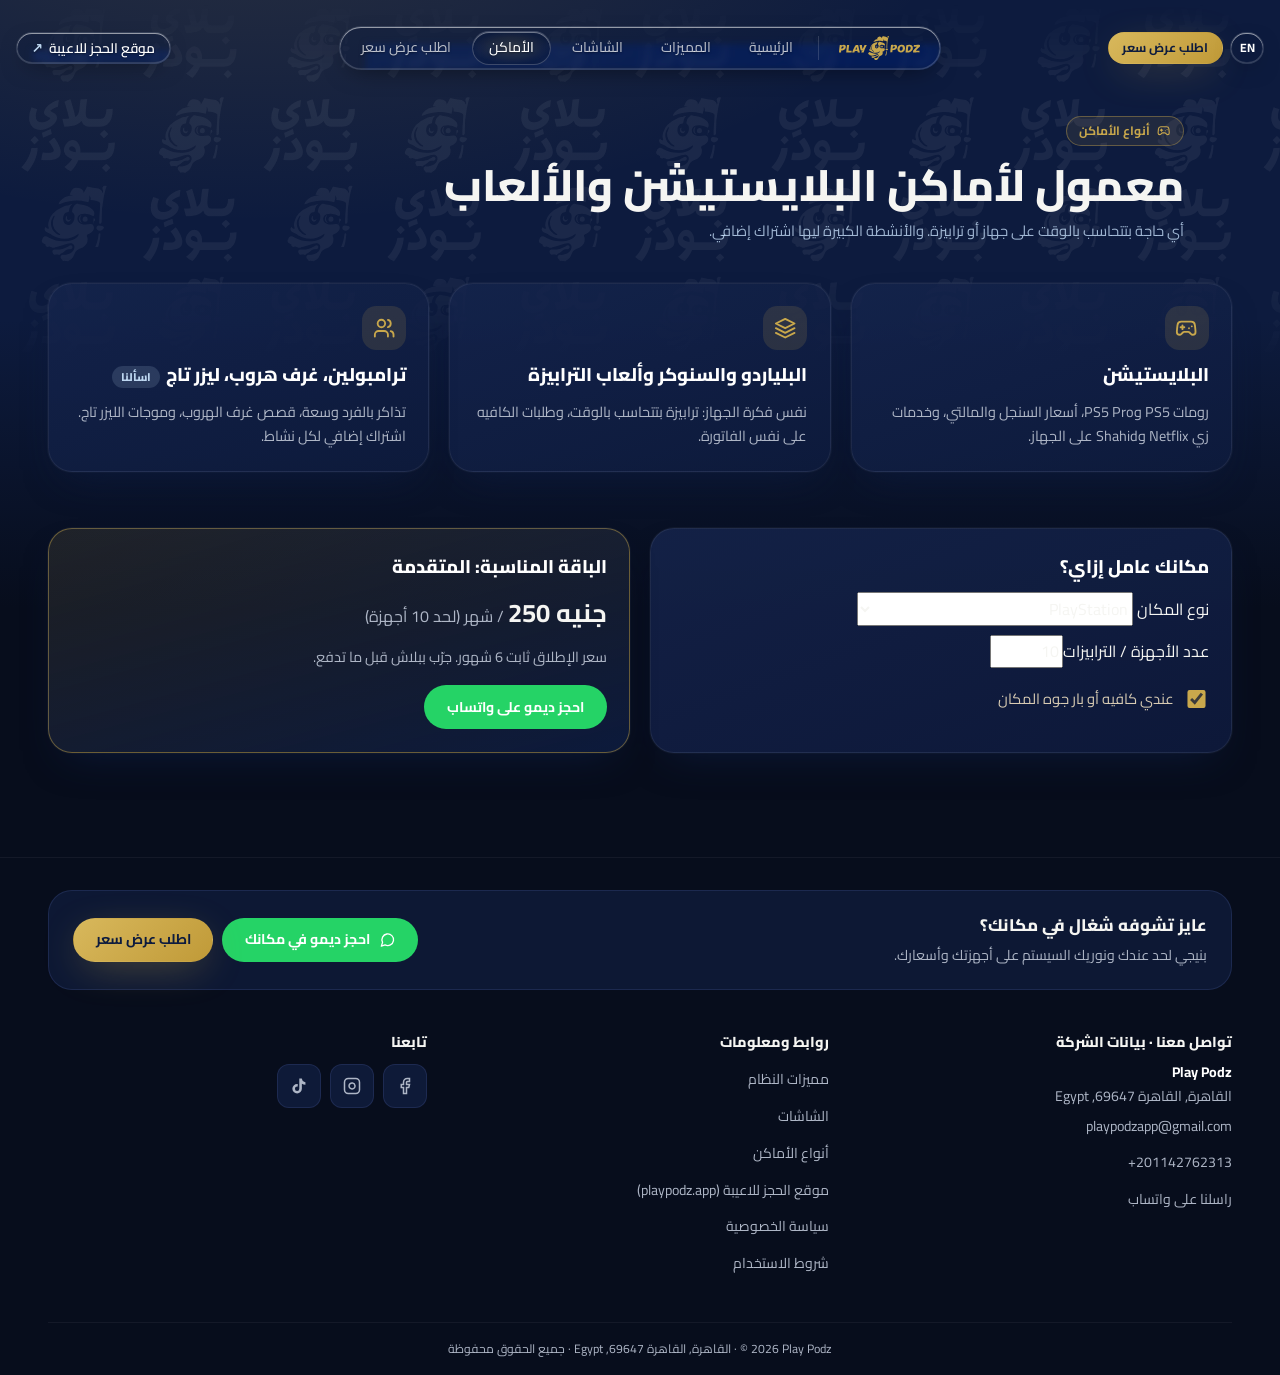
<file: venues/index.html>
<!DOCTYPE html>
<html lang="ar" dir="rtl" data-title-ar="أنواع الأماكن — Play Podz" data-title-en="Venue types — Play Podz">
  <head>
    <meta charset="utf-8" />
    <meta name="viewport" content="width=device-width, initial-scale=1" />
    <title>أنواع الأماكن — Play Podz</title>
    <meta name="theme-color" content="#0d1b3e" />
    <link rel="canonical" href="https://playpodzapp.com/venues/" />
    <meta property="og:site_name" content="Play Podz" />
    <meta property="og:url" content="https://playpodzapp.com/venues/" />
    <meta property="og:image" content="https://playpodzapp.com/assets/brand/og-image.png" />
    <meta property="og:image:width" content="1200" />
    <meta property="og:image:height" content="630" />
    <meta name="twitter:card" content="summary_large_image" />
    <link rel="icon" type="image/png" href="../assets/brand/logo-icon.png" />
    <link rel="stylesheet" href="../assets/css/styles.css" />
  </head>
  <body>
    
    <header class="floating-header">
      <div dir="ltr" class="header-bar">
        <div class="header-start">
          <a href="https://playpodz.app/" target="_blank" rel="noopener noreferrer" class="lg header-action-pill">
            <span style="color:#bed7f1">↗</span>
            <span class="header-mobile-only" data-lang="ar">موقع الحجز</span>
            <span class="header-mobile-only" data-lang="en">Booking</span>
            <span class="header-mobile-hide" data-lang="ar">موقع الحجز للاعيبة</span>
            <span class="header-mobile-hide" data-lang="en">Player booking site</span>
          </a>
        </div>

        <a href="../" class="header-center-logo" aria-label="Play Podz home">
          <img src="../assets/brand/logo-centered-gold.svg" alt="Play Podz" class="logo-morph-box size-top" style="width:auto" />
        </a>

        <nav class="lg header-capsule-nav" dir="rtl" aria-label="Primary Navigation">
          <a href="../" class="header-capsule-logo" aria-label="Play Podz home">
            <img src="../assets/brand/logo-centered-gold.svg" alt="Play Podz" style="height:1.5rem;width:auto" />
          </a>
          <span aria-hidden="true" class="header-capsule-divider"></span>
          <a href="../" class="header-nav-item "><span data-lang="ar">الرئيسية</span><span data-lang="en">Overview</span></a>
<a href="../features/" class="header-nav-item "><span data-lang="ar">المميزات</span><span data-lang="en">Features</span></a>
<a href="../panels/" class="header-nav-item "><span data-lang="ar">الشاشات</span><span data-lang="en">Screens</span></a>
<a href="../venues/" class="header-nav-item lg-pill is-active"><span data-lang="ar">الأماكن</span><span data-lang="en">Venues</span></a>
<a href="../contact/" class="header-nav-item "><span data-lang="ar">اطلب عرض سعر</span><span data-lang="en">Request Quote</span></a>
        </nav>

        <div class="header-end">
          <a href="../contact/" class="btn btn-primary header-desktop-quote" style="height:2rem;padding-inline:0.85rem;font-size:0.78rem;">
            <span class="header-mobile-only" data-lang="ar">عرض سعر</span>
            <span class="header-mobile-only" data-lang="en">Quote</span>
            <span class="header-mobile-hide" data-lang="ar">اطلب عرض سعر</span>
            <span class="header-mobile-hide" data-lang="en">Request a Quote</span>
          </a>
          <div class="lg header-right-capsule">
            <button type="button" class="lang-circle" data-lang-toggle aria-label="Toggle language">EN</button>
          </div>
        </div>
      </div>

      <nav class="tablet-nav-row" aria-label="Tablet Navigation">
        <div class="lg tablet-nav-inner">
          <a href="../" class="header-nav-item "><span data-lang="ar">الرئيسية</span><span data-lang="en">Overview</span></a>
<a href="../features/" class="header-nav-item "><span data-lang="ar">المميزات</span><span data-lang="en">Features</span></a>
<a href="../panels/" class="header-nav-item "><span data-lang="ar">الشاشات</span><span data-lang="en">Screens</span></a>
<a href="../venues/" class="header-nav-item lg-pill is-active"><span data-lang="ar">الأماكن</span><span data-lang="en">Venues</span></a>
<a href="../contact/" class="header-nav-item "><span data-lang="ar">اطلب عرض سعر</span><span data-lang="en">Request Quote</span></a>
        </div>
      </nav>
    </header>
    
    <nav class="phone-tab-bar-wrap" aria-label="Mobile Navigation">
      <div class="lg phone-tab-bar">
        <span aria-hidden="true" class="lg-pill phone-tab-lens" style="width:calc((100% - 0.5rem) / 5);inset-inline-start:calc(0.25rem + (100% - 0.5rem) * 3 / 5);"></span>
        <a href="../" class="phone-tab-link ">
          <span class="phone-tab-icon" aria-hidden="true"><svg viewBox="0 0 24 24" fill="none" stroke="currentColor" stroke-width="2" stroke-linecap="round" stroke-linejoin="round"><circle cx="12" cy="12" r="10"/><polygon points="16.24 7.76 14.12 14.12 7.76 16.24 9.88 9.88 16.24 7.76"/></svg></span>
          <span class="phone-tab-label"><span data-lang="ar">الرئيسية</span><span data-lang="en">Home</span></span>
        </a>
<a href="../features/" class="phone-tab-link ">
          <span class="phone-tab-icon" aria-hidden="true"><svg viewBox="0 0 24 24" fill="none" stroke="currentColor" stroke-width="2" stroke-linecap="round" stroke-linejoin="round"><polygon points="12 2 2 7 12 12 22 7 12 2"/><polyline points="2 17 12 22 22 17"/><polyline points="2 12 12 17 22 12"/></svg></span>
          <span class="phone-tab-label"><span data-lang="ar">المميزات</span><span data-lang="en">Features</span></span>
        </a>
<a href="../panels/" class="phone-tab-link ">
          <span class="phone-tab-icon" aria-hidden="true"><svg viewBox="0 0 24 24" fill="none" stroke="currentColor" stroke-width="2" stroke-linecap="round" stroke-linejoin="round"><rect width="18" height="14" x="3" y="4" rx="2"/><line x1="8" x2="16" y1="21" y2="21"/><line x1="12" x2="12" y1="18" y2="21"/></svg></span>
          <span class="phone-tab-label"><span data-lang="ar">الشاشات</span><span data-lang="en">Screens</span></span>
        </a>
<a href="../venues/" class="phone-tab-link is-active">
          <span class="phone-tab-icon" aria-hidden="true"><svg viewBox="0 0 24 24" fill="none" stroke="currentColor" stroke-width="2" stroke-linecap="round" stroke-linejoin="round"><line x1="6" x2="10" y1="11" y2="11"/><line x1="8" x2="8" y1="9" y2="13"/><line x1="15" x2="15.01" y1="12" y2="12"/><line x1="18" x2="18.01" y1="10" y2="10"/><path d="M17.32 5H6.68a4 4 0 0 0-3.978 3.59c-.006.052-.01.101-.017.152C2.604 9.416 2 14.456 2 16a3 3 0 0 0 3 3c1 0 1.5-.5 2-1l1.414-1.414A2 2 0 0 1 9.828 16h4.344a2 2 0 0 1 1.414.586L17 18c.5.5 1 1 2 1a3 3 0 0 0 3-3c0-1.545-.604-6.584-.685-7.258-.007-.05-.011-.1-.017-.151A4 4 0 0 0 17.32 5z"/></svg></span>
          <span class="phone-tab-label"><span data-lang="ar">الأماكن</span><span data-lang="en">Venues</span></span>
        </a>
<a href="../contact/" class="phone-tab-link ">
          <span class="phone-tab-icon" aria-hidden="true"><svg viewBox="0 0 24 24" fill="none" stroke="currentColor" stroke-width="2" stroke-linecap="round" stroke-linejoin="round"><path d="M7.9 20A9 9 0 1 0 4 16.1L2 22Z"/></svg></span>
          <span class="phone-tab-label"><span data-lang="ar">عرض سعر</span><span data-lang="en">Quote</span></span>
        </a>
      </div>
    </nav>
    
    <main>
<section class="hero-section" style="padding-bottom:1.5rem;">
        <div aria-hidden="true" class="hero-pattern-mask"><div class="hero-pattern"><div class="hero-pattern__tiles hero-pattern__base"></div></div></div>
        <div class="container" style="position:relative;z-index:2;">
          <span class="kicker-pill"><svg class="pp-ic" width="1.1em" height="1.1em" viewBox="0 0 24 24" fill="none" stroke="currentColor" stroke-width="2" stroke-linecap="round" stroke-linejoin="round" aria-hidden="true"><line x1="6" x2="10" y1="11" y2="11"/><line x1="8" x2="8" y1="9" y2="13"/><line x1="15" x2="15.01" y1="12" y2="12"/><line x1="18" x2="18.01" y1="10" y2="10"/><path d="M17.32 5H6.68a4 4 0 0 0-3.978 3.59c-.006.052-.01.101-.017.152C2.604 9.416 2 14.456 2 16a3 3 0 0 0 3 3c1 0 1.5-.5 2-1l1.414-1.414A2 2 0 0 1 9.828 16h4.344a2 2 0 0 1 1.414.586L17 18c.5.5 1 1 2 1a3 3 0 0 0 3-3c0-1.545-.604-6.584-.685-7.258-.007-.05-.011-.1-.017-.151A4 4 0 0 0 17.32 5z"/></svg><span data-lang="ar">أنواع الأماكن</span><span data-lang="en">VENUE TYPES</span></span>
          <h1 class="section-heading" style="font-size:clamp(1.85rem,4vw,2.75rem);"><span data-lang="ar">معمول لأماكن البلايستيشن والألعاب</span><span data-lang="en">Built for gaming lounges and game venues</span></h1>
          <p class="section-sub" style="max-width:42rem;"><span data-lang="ar">أي حاجة بتتحاسب بالوقت على جهاز أو ترابيزة. والأنشطة الكبيرة ليها اشتراك إضافي.</span><span data-lang="en">Anything billed by time on a device or table. Big activities come as add-ons.</span></p>
        </div>
      </section>
<section class="steps-section" style="padding-top:1rem;"><div class="container"><div class="grid-3">
<article class="pp-card"><div class="pp-pain-icon"><svg class="pp-ic" width="1.4rem" height="1.4rem" viewBox="0 0 24 24" fill="none" stroke="currentColor" stroke-width="2" stroke-linecap="round" stroke-linejoin="round" aria-hidden="true"><line x1="6" x2="10" y1="11" y2="11"/><line x1="8" x2="8" y1="9" y2="13"/><line x1="15" x2="15.01" y1="12" y2="12"/><line x1="18" x2="18.01" y1="10" y2="10"/><path d="M17.32 5H6.68a4 4 0 0 0-3.978 3.59c-.006.052-.01.101-.017.152C2.604 9.416 2 14.456 2 16a3 3 0 0 0 3 3c1 0 1.5-.5 2-1l1.414-1.414A2 2 0 0 1 9.828 16h4.344a2 2 0 0 1 1.414.586L17 18c.5.5 1 1 2 1a3 3 0 0 0 3-3c0-1.545-.604-6.584-.685-7.258-.007-.05-.011-.1-.017-.151A4 4 0 0 0 17.32 5z"/></svg></div><h2 class="pp-card-title"><span data-lang="ar">البلايستيشن</span><span data-lang="en">PlayStation lounges</span></h2><p class="pp-card-text"><span data-lang="ar">رومات PS5 وPS5 Pro، أسعار السنجل والمالتي، وخدمات زي Netflix وShahid على الجهاز.</span><span data-lang="en">PS5 and PS5 Pro rooms, single and multi rates, and services like Netflix and Shahid on the device.</span></p></article>
<article class="pp-card"><div class="pp-pain-icon"><svg class="pp-ic" width="1.4rem" height="1.4rem" viewBox="0 0 24 24" fill="none" stroke="currentColor" stroke-width="2" stroke-linecap="round" stroke-linejoin="round" aria-hidden="true"><polygon points="12 2 2 7 12 12 22 7 12 2"/><polyline points="2 17 12 22 22 17"/><polyline points="2 12 12 17 22 12"/></svg></div><h2 class="pp-card-title"><span data-lang="ar">البلياردو والسنوكر وألعاب الترابيزة</span><span data-lang="en">Billiards, snooker and table games</span></h2><p class="pp-card-text"><span data-lang="ar">نفس فكرة الجهاز: ترابيزة بتتحاسب بالوقت، وطلبات الكافيه على نفس الفاتورة.</span><span data-lang="en">Same as a device: a table billed by time, with café orders on the same bill.</span></p></article>
<article class="pp-card"><div class="pp-pain-icon"><svg class="pp-ic" width="1.4rem" height="1.4rem" viewBox="0 0 24 24" fill="none" stroke="currentColor" stroke-width="2" stroke-linecap="round" stroke-linejoin="round" aria-hidden="true"><path d="M16 21v-2a4 4 0 0 0-4-4H6a4 4 0 0 0-4 4v2"/><circle cx="9" cy="7" r="4"/><path d="M22 21v-2a4 4 0 0 0-3-3.87M16 3.13a4 4 0 0 1 0 7.75"/></svg></div><h2 class="pp-card-title"><span data-lang="ar">ترامبولين، غرف هروب، ليزر تاج</span><span data-lang="en">Trampoline, escape rooms, laser tag</span><span class="pp-soon"><span data-lang="ar">اسألنا</span><span data-lang="en">Ask us</span></span></h2><p class="pp-card-text"><span data-lang="ar">تذاكر بالفرد وسعة، قصص غرف الهروب، وموجات الليزر تاج. اشتراك إضافي لكل نشاط.</span><span data-lang="en">Per-person tickets and capacity, escape room stories, laser tag waves. A separate add-on per activity.</span></p></article>
</div></div></section>
<section class="steps-section reveal" style="padding-top:0;"><div class="container"><div class="grid-2">
<form id="venue-configurator" class="pp-card" onsubmit="return false;">
<h2 class="pp-card-title"><span data-lang="ar">مكانك عامل إزاي؟</span><span data-lang="en">What's your venue like?</span></h2>
<label class="pp-field"><span><span data-lang="ar">نوع المكان</span><span data-lang="en">Venue type</span></span>
<select name="cfgType">
<option value="PlayStation">PlayStation</option>
<option value="Billiards / Table games">Billiards / Table games</option>
<option value="PlayStation + Billiards">PlayStation + Billiards</option>
<option value="Trampoline / Escape room / Laser tag">Trampoline / Escape room / Laser tag</option>
</select></label>
<label class="pp-field"><span><span data-lang="ar">عدد الأجهزة / الترابيزات</span><span data-lang="en">Devices / tables</span></span><input type="number" name="cfgStations" min="1" max="200" value="10" /></label>
<label class="pp-check"><input type="checkbox" name="cfgCafe" value="1" checked /> <span><span data-lang="ar">عندي كافيه أو بار جوه المكان</span><span data-lang="en">I have a café or bar inside</span></span></label>
</form>
<div id="configurator-output" class="pp-card pp-highlight"></div>
</div></div></section>
    </main>
    
    <footer class="site-footer">
      <div class="container">
        <div class="footer-contact-band">
          <div>
            <h3 style="margin:0;font-size:1.05rem;font-weight:800;"><span data-lang="ar">عايز تشوفه شغال في مكانك؟</span><span data-lang="en">Want to see it running at your venue?</span></h3>
            <p style="margin:0.25rem 0 0;font-size:0.88rem;color:var(--muted-foreground);"><span data-lang="ar">بنيجي لحد عندك ونوريك السيستم على أجهزتك وأسعارك.</span><span data-lang="en">We come to you and show the system on your own devices and prices.</span></p>
          </div>
          <div style="display:flex;flex-wrap:wrap;justify-content:center;gap:0.55rem;">
            <a href="https://wa.me/201142762313?text=%D8%A3%D9%87%D9%84%D8%A7%D9%8B%20Play%20Podz%D8%8C%20%D8%B9%D8%A7%D9%8A%D8%B2%20%D8%A3%D8%AD%D8%AC%D8%B2%20%D8%AF%D9%8A%D9%85%D9%88%20%D9%84%D9%84%D8%B3%D9%8A%D8%B3%D8%AA%D9%85%20%D9%81%D9%8A%20%D9%85%D9%83%D8%A7%D9%86%D9%8A." target="_blank" rel="noopener noreferrer" class="btn btn-whatsapp" data-lead="demo"><svg class="pp-ic" width="1.1em" height="1.1em" viewBox="0 0 24 24" fill="none" stroke="currentColor" stroke-width="2" stroke-linecap="round" stroke-linejoin="round" aria-hidden="true"><path d="M7.9 20A9 9 0 1 0 4 16.1L2 22Z"/></svg><span data-lang="ar">احجز ديمو في مكانك</span><span data-lang="en">Book a demo at your venue</span></a><a href="../contact/" class="btn btn-primary"><span data-lang="ar">اطلب عرض سعر</span><span data-lang="en">Request a quote</span></a>
          </div>
        </div>

        <div class="footer-grid">
          <div class="footer-col-wide">
            <h3 style="margin:0 0 0.5rem;font-size:0.9rem;font-weight:800;">
              <span data-lang="ar">تواصل معنا · بيانات الشركة</span>
              <span data-lang="en">Contact &amp; Legal Info</span>
            </h3>
            <ul class="footer-list">
              <li><strong style="color:#fff">Play Podz</strong></li>
              <li><bdi dir="auto">القاهرة, القاهرة 69647, Egypt</bdi></li>
              <li><a href="mailto:playpodzapp@gmail.com" dir="ltr">playpodzapp@gmail.com</a></li>
              <li><a href="tel:+201142762313" dir="ltr">+201142762313</a></li>
              <li><a href="https://wa.me/201142762313" target="_blank" rel="noopener noreferrer"><span data-lang="ar">راسلنا على واتساب</span><span data-lang="en">WhatsApp us</span></a></li>
            </ul>
          </div>

          <div>
            <h3 style="margin:0 0 0.5rem;font-size:0.9rem;font-weight:800;">
              <span data-lang="ar">روابط ومعلومات</span>
              <span data-lang="en">Links &amp; Legal</span>
            </h3>
            <ul class="footer-list">
              <li><a href="../features/"><span data-lang="ar">مميزات النظام</span><span data-lang="en">Platform Features</span></a></li>
              <li><a href="../panels/"><span data-lang="ar">الشاشات</span><span data-lang="en">The screens</span></a></li>
              <li><a href="../venues/"><span data-lang="ar">أنواع الأماكن</span><span data-lang="en">Venue types</span></a></li>
              <li><a href="https://playpodz.app/" target="_blank" rel="noopener noreferrer"><span data-lang="ar">موقع الحجز للاعيبة (playpodz.app)</span><span data-lang="en">Player booking site (playpodz.app)</span></a></li>
              <li><a href="../privacy-policy/"><span data-lang="ar">سياسة الخصوصية</span><span data-lang="en">Privacy Policy</span></a></li>
              <li><a href="../terms-of-service/"><span data-lang="ar">شروط الاستخدام</span><span data-lang="en">Terms of Service</span></a></li>
            </ul>
          </div>

          <div>
            <h3 style="margin:0 0 0.5rem;font-size:0.9rem;font-weight:800;">
              <span data-lang="ar">تابعنا</span>
              <span data-lang="en">Follow Us</span>
            </h3>
            <div style="display:flex;gap:0.55rem;margin-top:0.65rem;">
              <a href="https://www.facebook.com/share/19SYsKV4va/" target="_blank" rel="noopener noreferrer" aria-label="Facebook" class="social-box">
                <svg width="18" height="18" viewBox="0 0 24 24" fill="none" stroke="currentColor" stroke-width="2"><path d="M18 2h-3a5 5 0 0 0-5 5v3H7v4h3v8h4v-8h3l1-4h-4V7a1 1 0 0 1 1-1h3z"/></svg>
              </a>
              <a href="https://www.instagram.com/playpodzeg?igsi=aWpud2Ewazcwa2ph" target="_blank" rel="noopener noreferrer" aria-label="Instagram" class="social-box">
                <svg width="18" height="18" viewBox="0 0 24 24" fill="none" stroke="currentColor" stroke-width="2"><rect width="20" height="20" x="2" y="2" rx="5" ry="5"/><path d="M16 11.37A4 4 0 1 1 12.63 8 4 4 0 0 1 16 11.37z"/><line x1="17.5" x2="17.51" y1="6.5" y2="6.5"/></svg>
              </a>
              <a href="https://www.tiktok.com/@play.podz?_r=1&_t=ZS-98BwswoCIib" target="_blank" rel="noopener noreferrer" aria-label="TikTok" class="social-box">
                <svg width="18" height="18" viewBox="0 0 24 24" fill="currentColor"><path d="M19.59 6.69a4.83 4.83 0 0 1-3.77-4.25V2h-3.45v13.67a2.89 2.89 0 1 1-2.89-2.89c.3 0 .58.05.85.13V9.4a6.33 6.33 0 0 0-.85-.06 6.34 6.34 0 1 0 6.34 6.34V8.86a8.16 8.16 0 0 0 4.77 1.52v-3.45a4.85 4.85 0 0 1-1-.24z"/></svg>
              </a>
            </div>
          </div>
        </div>

        <div class="footer-copy">
          <bdi dir="ltr">© 2026 Play Podz</bdi> · <bdi dir="auto">القاهرة, القاهرة 69647, Egypt</bdi> ·
          <span data-lang="ar">جميع الحقوق محفوظة</span><span data-lang="en">All rights reserved</span>
        </div>
      </div>
    </footer>
    
    <script src="../assets/js/config.js"></script>
    <script src="../assets/js/main.js"></script>
  </body>
</html>
</file>
<file: assets/css/styles.css>
@font-face {
  font-family: "Cairo";
  src: url("../fonts/Cairo-Variable.ttf") format("truetype-variations"),
       url("../fonts/Cairo-Variable.ttf") format("truetype");
  font-weight: 200 1000;
  font-style: normal;
  font-display: swap;
}

:root {
  --radius: 0.875rem;
  --background: #0d1b3e;
  --foreground: #f5f5f2;
  --card: #15244c;
  --card-foreground: #f5f5f2;
  --popover: #112040;
  --primary: #c9a84c;
  --primary-foreground: #0d1b3e;
  --primary-glow: #e0c578;
  --secondary: #1c2e58;
  --muted: #17274f;
  --muted-foreground: #aeb6c6;
  --success: #22c55e;
  --warning: #f59e0b;
  --danger: #ef4444;
  --whatsapp: #25d366;
  --border: rgba(42, 58, 102, 0.55);
  --border-subtle: rgba(255, 255, 255, 0.06);
  --brand-beige: #d8cbb3;
  --brand-slate: #5b6475;
  --brand-sky: #bed7f1;
  --page-black: #070d1c;
  --brand-navy: #0d1b3e;
  --glass-blur: 8px;
  --header-h: 64px;

  --page-glow: radial-gradient(1200px 600px at 20% -10%, rgba(201, 168, 76, 0.16), transparent 60%);
  --page-glow-phone: radial-gradient(700px 400px at 20% -10%, rgba(201, 168, 76, 0.16), transparent 60%);
  --gradient-hero: var(--page-glow),
                   linear-gradient(180deg, var(--brand-navy) 0, var(--brand-navy) 20rem, var(--page-black) 38rem);
  --gradient-hero-phone: var(--page-glow-phone),
                         linear-gradient(180deg, var(--brand-navy) 0, var(--brand-navy) 14rem, var(--page-black) 28rem);
  --gradient-primary: linear-gradient(135deg, #d8b85c, #c09a38);
  --gradient-card: linear-gradient(160deg, rgba(21, 36, 76, 0.85), rgba(14, 27, 62, 0.85));
  --shadow-glow: 0 10px 40px -10px rgba(201, 168, 76, 0.45);
  --shadow-card: 0 8px 30px -12px rgba(4, 8, 20, 0.6);
  --shadow-card-soft: 0 18px 40px -20px rgba(13, 27, 62, 0.95), 0 0 0 1px rgba(255, 255, 255, 0.04);
}

@media (min-width: 768px) {
  :root {
    --header-h: 150px;
  }
}

@media (min-width: 1280px) {
  :root {
    --header-h: 88px;
  }
}

*, *::before, *::after {
  box-sizing: border-box;
}

html {
  scroll-behavior: smooth;
  scroll-padding-top: calc(var(--header-h) + 16px);
  background-color: var(--page-black);
  color: var(--foreground);
  font-family: "Cairo", "Space Grotesk", ui-sans-serif, system-ui, sans-serif;
  font-variation-settings: "slnt" 0;
  font-synthesis: weight;
  -webkit-font-smoothing: antialiased;
}

body {
  margin: 0;
  min-height: 100vh;
  background: var(--gradient-hero);
  background-color: var(--page-black);
  background-repeat: no-repeat;
  color: var(--foreground);
  line-height: 1.65;
  overflow-x: hidden;
  padding-bottom: calc(5.5rem + env(safe-area-inset-bottom, 0px));
}

body.has-home-bg {
  background: var(--page-black);
}

@media (max-width: 767px) {
  body:not(.has-home-bg) {
    background: var(--gradient-hero-phone);
    background-color: var(--page-black);
    background-repeat: no-repeat;
  }
}

@media (min-width: 768px) {
  body {
    padding-bottom: 0;
  }
}

/* Exact Home Page Navy -> Obsidian Fade (from .home-page-bg in styles.css) */
.home-page-bg {
  background:
    var(--page-glow),
    linear-gradient(
      180deg,
      var(--brand-navy) 0,
      var(--brand-navy) var(--fade-start, 36rem),
      var(--page-black) calc(var(--fade-start, 36rem) + 16rem)
    );
  background-repeat: no-repeat;
}

@media (max-width: 767px) {
  .home-page-bg {
    background:
      var(--page-glow-phone),
      linear-gradient(
        180deg,
        var(--brand-navy) 0,
        var(--brand-navy) var(--fade-start, 28rem),
        var(--page-black) calc(var(--fade-start, 28rem) + 12rem)
      );
    background-repeat: no-repeat;
  }
}

img {
  max-width: 100%;
  display: block;
}

a {
  color: inherit;
  text-decoration: none;
}

button, input, select, textarea {
  font: inherit;
  color: inherit;
}

html[lang="ar"] [data-lang="en"],
html[lang="en"] [data-lang="ar"] {
  display: none !important;
}

.container {
  width: 100%;
  max-width: 80rem;
  margin-inline: auto;
  padding-inline: 1.25rem;
}

@media (min-width: 768px) {
  .container {
    padding-inline: 3rem;
  }
}

/* ── Exact Liquid Glass (.lg, .glass, .lg-refract, .lg-pill, .lg-soft) ── */
.lg,
.glass {
  background-color: rgb(13 27 62 / 0.34);
  -webkit-backdrop-filter: blur(var(--glass-blur)) saturate(190%) brightness(1.06);
  backdrop-filter: blur(var(--glass-blur)) saturate(190%) brightness(1.06);
  border: 1px solid rgb(255 255 255 / 0.14);
  box-shadow:
    inset 0 1px 0.5px rgb(255 255 255 / 0.55),
    inset 0 -1px 0.5px rgb(255 255 255 / 0.12),
    inset 1px 0 0.5px rgb(255 255 255 / 0.1),
    inset -1px 0 0.5px rgb(255 255 255 / 0.1),
    0 8px 24px -10px rgb(0 0 0 / 0.55);
  text-shadow: 0 1px 2px rgb(0 0 0 / 0.35);
}

.lg-refract {
  -webkit-backdrop-filter: var(--lg-refract) blur(3px) saturate(190%) brightness(1.06);
  backdrop-filter: var(--lg-refract) blur(3px) saturate(190%) brightness(1.06);
}

.lg-pill {
  background-color: rgb(255 255 255 / 0.1);
  background-image: radial-gradient(closest-side, rgb(201 168 76 / 0.22), transparent);
  border: 1px solid rgb(255 255 255 / 0.18);
  box-shadow:
    inset 0 1px 0 rgb(255 255 255 / 0.3),
    0 4px 14px -6px rgb(0 0 0 / 0.5);
}

.lg .lg-pill {
  background-color: rgb(13 27 62 / 0.6);
  background-image: radial-gradient(closest-side, rgb(201 168 76 / 0.2), transparent);
  border-color: rgb(255 255 255 / 0.2);
  box-shadow: inset 0 1px 0.5px rgb(255 255 255 / 0.4);
}

.lg-soft {
  background-color: rgb(255 255 255 / 0.05);
  background-image: linear-gradient(180deg, rgb(255 255 255 / 0.09), rgb(255 255 255 / 0.015));
  border: 1px solid rgb(255 255 255 / 0.13);
  box-shadow:
    inset 0 1px 0 rgb(255 255 255 / 0.2),
    0 6px 18px -12px rgb(0 0 0 / 0.7);
}

.text-gradient {
  background: var(--gradient-primary);
  -webkit-background-clip: text;
  background-clip: text;
  color: transparent;
}

/* ── Floating Header (identical to Header.tsx) ────────────────────────── */
.floating-header {
  position: fixed;
  top: 0;
  inset-inline: 0;
  z-index: 40;
  pointer-events: none;
}

.header-bar {
  pointer-events: auto;
  position: relative;
  display: grid;
  grid-template-columns: minmax(0, 1fr) auto minmax(0, 1fr);
  align-items: center;
  gap: 0.5rem;
  height: 4rem;
  max-width: 80rem;
  margin-inline: auto;
  padding-inline: 0.75rem;
}

@media (min-width: 768px) {
  .header-bar {
    height: 5rem;
    padding-top: 1rem;
    padding-inline: 1rem;
  }
}

.header-start {
  display: flex;
  align-items: center;
  justify-content: flex-start;
  min-width: 0;
}

.header-end {
  display: flex;
  align-items: center;
  justify-content: flex-end;
  gap: 0.45rem;
}

.header-action-pill {
  display: inline-flex;
  height: 2rem;
  align-items: center;
  justify-content: center;
  gap: 0.4rem;
  border-radius: 9999px;
  padding-inline: 0.75rem;
  font-size: 0.8rem;
  font-weight: 600;
  color: #fff;
  white-space: nowrap;
  transition: transform 0.15s ease;
}

@media (min-width: 640px) {
  .header-action-pill {
    font-size: 0.86rem;
    padding-inline: 0.9rem;
  }
}

.header-action-pill:active {
  transform: scale(0.95);
}

.header-mobile-hide {
  display: none;
}

@media (min-width: 640px) {
  .header-mobile-hide {
    display: inline;
  }
}

.header-mobile-only {
  display: inline;
}

@media (min-width: 640px) {
  .header-mobile-only {
    display: none;
  }
}

.header-center-logo {
  display: flex;
  align-items: center;
  justify-content: center;
}

@media (min-width: 1280px) {
  .header-center-logo {
    display: none;
  }
}

.header-capsule-nav {
  display: none;
  height: 2.75rem;
  align-items: center;
  gap: 0.25rem;
  border-radius: 9999px;
  padding: 0.25rem;
}

@media (min-width: 1280px) {
  .header-capsule-nav {
    display: flex;
  }
}

.header-capsule-logo {
  display: flex;
  height: 100%;
  flex-shrink: 0;
  align-items: center;
  padding-inline-start: 1rem;
  padding-inline-end: 0.75rem;
}

.header-capsule-divider {
  margin-inline: 0.25rem;
  height: 1.5rem;
  width: 1px;
  flex-shrink: 0;
  background: rgba(255, 255, 255, 0.15);
}

.header-nav-item {
  display: flex;
  height: 100%;
  flex-shrink: 0;
  align-items: center;
  border-radius: 9999px;
  border: 1px solid transparent;
  padding-inline: 1rem;
  font-size: 0.875rem;
  font-weight: 500;
  color: rgba(255, 255, 255, 0.7);
  transition: color 0.15s ease, background-color 0.15s ease;
}

.header-nav-item:hover {
  color: #fff;
}

.header-nav-item.is-active {
  color: #fff;
}

.header-right-capsule {
  display: inline-flex;
  height: 2rem;
  align-items: center;
  border-radius: 9999px;
}

.lang-circle {
  display: grid;
  height: 2rem;
  width: 2rem;
  place-items: center;
  border-radius: 9999px;
  font-size: 0.75rem;
  font-weight: 700;
  color: #fff;
  background: transparent;
  border: none;
  cursor: pointer;
  transition: transform 0.15s ease;
}

.lang-circle:active {
  transform: scale(0.95);
}

/* Tablet Secondary Nav Row (768px - 1279px) */
.tablet-nav-row {
  pointer-events: none;
  position: relative;
  max-width: 80rem;
  margin-inline: auto;
  margin-top: 0.75rem;
  display: none;
  overflow-x: auto;
  scrollbar-width: none;
}

.tablet-nav-row::-webkit-scrollbar {
  display: none;
}

@media (min-width: 768px) and (max-width: 1279px) {
  .tablet-nav-row {
    display: block;
  }
}

.tablet-nav-inner {
  pointer-events: auto;
  margin-inline: auto;
  display: flex;
  height: 2.75rem;
  width: max-content;
  align-items: center;
  gap: 0.25rem;
  border-radius: 9999px;
  padding: 0.25rem;
}

/* Header Logo Morph Halves (HeaderLogo.tsx) */
.logo-morph-box {
  position: relative;
  display: inline-block;
  aspect-ratio: 100.53 / 29.76;
  filter: drop-shadow(0 2px 10px rgba(0, 0, 0, 0.55));
}

.logo-morph-box.size-top {
  height: 2.5rem;
  width: auto;
}

@media (min-width: 640px) {
  .logo-morph-box.size-top {
    height: 2.75rem;
  }
}

@media (min-width: 768px) {
  .logo-morph-box.size-top {
    height: 3rem;
  }
}

.logo-morph-box.size-cap {
  height: 1.5rem;
  width: auto;
}

.logo-half {
  position: absolute;
  inset: 0;
  height: 100%;
  width: 100%;
  transform-origin: top left;
}

.logo-half-play {
  clip-path: inset(0 64.8% 0 0);
}

.logo-half-podz {
  clip-path: inset(0 0 0 62.4%);
}

/* ── Exact Hero Section + Plain Pattern + Octopus (index.tsx + HeroPattern.tsx) ── */
.hero-section {
  position: relative;
  overflow-x: clip;
  padding-inline: 1.25rem;
  padding-top: calc(var(--header-h) + 1.5rem);
  padding-bottom: 2.25rem;
  display: flex;
  align-items: center;
}

@media (min-width: 768px) {
  .hero-section {
    padding-inline: 3rem;
    padding-top: calc(var(--header-h) + 2.25rem);
    padding-bottom: 3rem;
  }
}

.hero-pattern-mask {
  pointer-events: none;
  position: absolute;
  inset-inline: 0;
  top: 0;
  bottom: -6rem;
  -webkit-mask-image: linear-gradient(to bottom, transparent 0, black 90px, black 70%, transparent 100%);
  mask-image: linear-gradient(to bottom, transparent 0, black 90px, black 70%, transparent 100%);
}

.hero-pattern {
  position: absolute;
  inset: 0;
  overflow: hidden;
  --tile-w: 560px;
  --tile-h: 270px;
  --tile: url("../brand/pattern-tile-en.svg");
}

html[dir="rtl"] .hero-pattern {
  --tile: url("../brand/pattern-tile-ar.svg");
}

@media (min-width: 768px) {
  .hero-pattern {
    --tile-w: 750px;
    --tile-h: 361px;
  }
}

.hero-pattern__tiles {
  position: absolute;
  top: 0;
  left: 0;
  width: calc(100% + var(--tile-w));
  height: calc(100% + var(--tile-h));
  -webkit-mask-image: var(--tile);
  mask-image: var(--tile);
  -webkit-mask-size: var(--tile-w) var(--tile-h);
  mask-size: var(--tile-w) var(--tile-h);
  -webkit-mask-repeat: repeat;
  mask-repeat: repeat;
  will-change: transform;
  animation: hero-pattern-drift 140s linear infinite;
}

/* Exact match to `HeroPattern plain`: soft off-white #f5f5f2 at 0.06 opacity, NO gold blotch */
.hero-pattern__base {
  background-color: #f5f5f2;
  opacity: 0.06;
}

@keyframes hero-pattern-drift {
  from { transform: translate3d(calc(var(--tile-w) * -1), calc(var(--tile-h) * -1), 0); }
  to { transform: translate3d(0, 0, 0); }
}

.hero-center-stack {
  position: relative;
  z-index: 10;
  margin-inline: auto;
  display: flex;
  width: 100%;
  max-width: 36rem;
  flex-direction: column;
  align-items: center;
  text-align: center;
}

.hero-octopus-box {
  width: 6rem;
  aspect-ratio: 1053 / 1224;
}

@media (min-width: 768px) {
  .hero-octopus-box {
    width: 8rem;
  }
}

.octo-bob {
  animation: octo-bob 3.4s ease-in-out infinite;
}

.octo-flying {
  position: fixed;
  left: 0;
  top: 0;
  z-index: 39;
  transform-origin: top left;
  pointer-events: none;
  animation: octo-in 0.6s ease-out both;
}

@keyframes octo-bob {
  50% { transform: translateY(-6%) rotate(-3deg); }
}

@keyframes octo-in {
  from { opacity: 0; }
}

.hero-today-lead {
  margin: 1rem 0 0;
  font-size: 1.75rem;
  font-weight: 800;
  line-height: 1.25;
}

@media (min-width: 768px) {
  .hero-today-lead {
    font-size: 2.25rem;
  }
}

/* HeroGames Rotating Word */
.hero-games-wrap {
  display: flex;
  flex-direction: column;
  align-items: center;
  width: 100%;
}

.hero-games-window {
  position: relative;
  height: 88px;
  width: 100%;
  overflow: hidden;
}

@media (min-width: 768px) {
  .hero-games-window {
    height: 120px;
  }
}

.hero-games-word {
  margin: 0;
  white-space: nowrap;
  font-size: 44px;
  font-weight: 900;
  line-height: 88px;
}

@media (min-width: 768px) {
  .hero-games-word {
    font-size: 60px;
    line-height: 120px;
  }
}

.hero-games-bar {
  display: block;
  height: 5px;
  border-radius: 9999px;
}

.hero-games-dots {
  margin-top: 0.75rem;
  display: flex;
  gap: 0.375rem;
}

.hero-games-dot {
  display: block;
  height: 0.375rem;
  border-radius: 9999px;
  transition: width 0.4s ease, background-color 0.4s ease;
}

.hero-h1 {
  margin: 1.5rem 0 0;
  font-size: 1.25rem;
  font-weight: 800;
}

@media (min-width: 768px) {
  .hero-h1 {
    font-size: 1.5rem;
  }
}

.hero-tagline-en {
  margin: 0.125rem 0 0;
  font-size: 11px;
  font-weight: 700;
  letter-spacing: 0.2em;
  color: var(--primary);
}

.hero-sub-copy {
  margin: 0.625rem 0 0;
  max-width: 28rem;
  font-size: 0.92rem;
  line-height: 1.75;
  color: rgba(255, 255, 255, 0.8);
}

@media (min-width: 768px) {
  .hero-sub-copy {
    font-size: 1rem;
  }
}

.hero-sub-hl {
  white-space: nowrap;
  font-weight: 700;
  color: var(--primary);
}

.live-status-line {
  margin: 0.75rem 0 0;
  display: inline-flex;
  align-items: center;
  gap: 0.5rem;
  font-size: 0.75rem;
  font-weight: 600;
  color: var(--brand-sky);
}

.live-dot {
  width: 8px;
  height: 8px;
  flex: none;
  border-radius: 9999px;
  background: #bed7f1;
  animation: live-dot 1.6s ease-out infinite;
}

@keyframes live-dot {
  from { box-shadow: 0 0 0 0 rgb(190 215 241 / 0.6); }
  to { box-shadow: 0 0 0 9px rgb(190 215 241 / 0); }
}

.hero-cta-row {
  margin-top: 1.4rem;
  display: flex;
  flex-wrap: wrap;
  justify-content: center;
  gap: 0.6rem;
}

/* Buttons */
.btn {
  display: inline-flex;
  align-items: center;
  justify-content: center;
  gap: 0.5rem;
  height: 2.75rem;
  padding-inline: 1.35rem;
  border-radius: 9999px;
  font-size: 0.88rem;
  font-weight: 700;
  border: 1px solid transparent;
  cursor: pointer;
  transition: transform 0.15s ease, filter 0.15s ease, box-shadow 0.15s ease;
  white-space: nowrap;
}

.btn:active {
  transform: scale(0.96);
}

.btn-primary {
  background-image: var(--gradient-primary);
  color: var(--primary-foreground);
  box-shadow: var(--shadow-glow);
}

.btn-primary:hover {
  filter: brightness(1.06);
}

.btn-whatsapp {
  background: #25d366;
  color: #fff;
  font-weight: 700;
}

.btn-whatsapp:hover {
  filter: brightness(1.06);
}

/* Scroll Reveal Animation */
.reveal {
  opacity: 0;
  transform: translateY(24px);
  transition: opacity 0.55s ease, transform 0.55s ease;
}

.reveal.is-visible {
  opacity: 1;
  transform: translateY(0);
}

/* ── Sections & Interactive OS Cockpit ─────────────────────────────────── */
.steps-section {
  position: relative;
  padding-block: 2.5rem 3.5rem;
}

.steps-glow {
  pointer-events: none;
  position: absolute;
  inset-inline: 0;
  top: 2.5rem;
  margin-inline: auto;
  height: 16rem;
  max-width: 56rem;
  border-radius: 9999px;
  opacity: 0.6;
  filter: blur(64px);
  background: radial-gradient(closest-side, rgba(201,168,76,0.18), rgba(190,215,241,0.08), transparent);
}

.kicker-pill {
  display: inline-flex;
  align-items: center;
  gap: 0.4rem;
  border-radius: 9999px;
  border: 1px solid rgba(201, 168, 76, 0.4);
  background: rgba(201, 168, 76, 0.1);
  padding: 0.25rem 0.8rem;
  font-size: 0.76rem;
  font-weight: 700;
  color: var(--primary);
}

.section-heading {
  margin: 0.75rem 0 0;
  font-size: clamp(1.45rem, 3.2vw, 2.1rem);
  font-weight: 800;
  line-height: 1.25;
}

.section-sub {
  margin: 0.35rem 0 0;
  font-size: 0.92rem;
  color: rgba(190, 215, 241, 0.82);
}

.steps-grid {
  margin-top: 1.75rem;
  display: grid;
  grid-template-columns: 1fr;
  gap: 1rem;
  list-style: none;
  padding: 0;
}

@media (min-width: 640px) {
  .steps-grid { grid-template-columns: repeat(2, 1fr); }
}

@media (min-width: 1024px) {
  .steps-grid { grid-template-columns: repeat(4, 1fr); }
}

.step-ring-card {
  height: 100%;
  border-radius: 28px;
  padding: 1px;
  transition: transform 0.3s ease;
}

.step-ring-card:hover {
  transform: translateY(-6px);
}

.step-ring-gold {
  background: linear-gradient(160deg, rgba(201,168,76,0.55), rgba(255,255,255,0.06) 45%, rgba(201,168,76,0.16));
  --glow: rgba(201,168,76,0.55);
  --soft: rgba(201,168,76,0.16);
  --hex: #C9A84C;
}

.step-ring-sky {
  background: linear-gradient(160deg, rgba(190,215,241,0.5), rgba(255,255,255,0.06) 45%, rgba(190,215,241,0.14));
  --glow: rgba(190,215,241,0.5);
  --soft: rgba(190,215,241,0.14);
  --hex: #BED7F1;
}

.step-ring-sand {
  background: linear-gradient(160deg, rgba(216,203,179,0.5), rgba(255,255,255,0.06) 45%, rgba(216,203,179,0.14));
  --glow: rgba(216,203,179,0.5);
  --soft: rgba(216,203,179,0.14);
  --hex: #D8CBB3;
}

.step-inner-card {
  position: relative;
  display: flex;
  height: 100%;
  flex-direction: column;
  overflow: hidden;
  border-radius: 27px;
  background: #0d1b3e;
  padding: 1.25rem;
  transition: box-shadow 0.3s ease;
}

.step-ring-card:hover .step-inner-card {
  box-shadow: 0 18px 50px -12px var(--glow);
}

.step-top-blur {
  pointer-events: none;
  position: absolute;
  inset-inline: 0;
  top: -4rem;
  margin-inline: auto;
  height: 10rem;
  width: 14rem;
  border-radius: 9999px;
  filter: blur(48px);
  background: var(--soft);
}

.step-scene {
  position: relative;
  height: 10rem;
  flex-shrink: 0;
  overflow: hidden;
  border-radius: 1rem;
  border: 1px solid rgba(255, 255, 255, 0.06);
  background: linear-gradient(180deg, #16295a, #0f2048);
}

.step-title-row {
  position: relative;
  margin-top: 1.25rem;
  display: flex;
  align-items: center;
  gap: 0.75rem;
}

.step-num-badge {
  display: grid;
  height: 2.25rem;
  width: 2.25rem;
  flex-shrink: 0;
  place-items: center;
  border-radius: 9999px;
  font-size: 0.875rem;
  font-weight: 900;
  color: #0d1b3e;
  background: var(--hex);
}

.step-title {
  margin: 0;
  font-size: 1.08rem;
  font-weight: 800;
  line-height: 1.25;
  color: #fff;
}

.step-desc {
  position: relative;
  margin: 0.65rem 0 0;
  font-size: 0.875rem;
  line-height: 1.65;
  color: rgba(216, 230, 245, 0.8);
}

/* Scene Animations */
.scene-dots-bg {
  position: absolute;
  inset: 0;
  opacity: 0.4;
  background-image: radial-gradient(rgba(190, 215, 241, 0.35) 1px, transparent 1px);
  background-size: 14px 14px;
}

.scene-pin-bounce {
  animation: mapPinBounce 1.8s ease-in-out infinite;
}

@keyframes mapPinBounce {
  0%, 100% { transform: translateY(0); }
  50% { transform: translateY(-5px); }
}

.scene-wa-toast {
  background: #fff;
  color: #0d1b3e;
  border-radius: 0.75rem;
  padding: 0.5rem 0.65rem;
  display: flex;
  align-items: center;
  gap: 0.5rem;
  box-shadow: 0 10px 24px rgba(0, 0, 0, 0.35);
  animation: waFloatCard 3.6s ease-in-out infinite;
}

@keyframes waFloatCard {
  0%, 100% { transform: translateY(8px); opacity: 0.25; }
  20%, 80% { transform: translateY(0); opacity: 1; }
}

.qr-frame {
  position: relative;
  width: 6.6rem;
  height: 6.6rem;
}

.qr-corner {
  position: absolute;
  width: 1.15rem;
  height: 1.15rem;
  border-color: #d8cbb3;
  border-style: solid;
  border-width: 0;
}

.qr-corner.tl { top: 0; left: 0; border-top-width: 2px; border-left-width: 2px; border-top-left-radius: 0.5rem; }
.qr-corner.tr { top: 0; right: 0; border-top-width: 2px; border-right-width: 2px; border-top-right-radius: 0.5rem; }
.qr-corner.bl { bottom: 0; left: 0; border-bottom-width: 2px; border-left-width: 2px; border-bottom-left-radius: 0.5rem; }
.qr-corner.br { bottom: 0; right: 0; border-bottom-width: 2px; border-right-width: 2px; border-bottom-right-radius: 0.5rem; }

.qr-img {
  position: absolute;
  inset: 0.55rem;
  width: 5.5rem;
  height: 5.5rem;
  border-radius: 0.4rem;
  background: #f5f5f2;
  padding: 0.25rem;
}

.qr-laser {
  position: absolute;
  inset-inline: 0.25rem;
  height: 2px;
  border-radius: 9999px;
  background: #d8cbb3;
  box-shadow: 0 0 12px 2px rgba(216, 203, 179, 0.75);
  animation: qrScanBeam 2.4s ease-in-out infinite;
}

@keyframes qrScanBeam {
  0%, 100% { top: 12%; }
  50% { top: 86%; }
}

.float-badge-anim {
  animation: pointsBadgeFloat 2.4s ease-in-out infinite;
}

@keyframes pointsBadgeFloat {
  0%, 100% { transform: translateY(4px); opacity: 0.65; }
  50% { transform: translateY(-4px); opacity: 1; }
}

/* ── LoungeCard / CoverPlaceholder / CardPhotoFade Family Cards ──────── */
.cover-placeholder {
  position: relative;
  overflow: hidden;
  background: linear-gradient(160deg, #22376b, #101c3f);
}

.cover-placeholder::before {
  content: "";
  position: absolute;
  inset: 0;
  background: #f5f5f2;
  opacity: 0.045;
  -webkit-mask: url("../brand/pattern-tile-en.svg") 0 0 / 480px auto repeat;
  mask: url("../brand/pattern-tile-en.svg") 0 0 / 480px auto repeat;
}

html[dir="rtl"] .cover-placeholder::before {
  -webkit-mask-image: url("../brand/pattern-tile-ar.svg");
  mask-image: url("../brand/pattern-tile-ar.svg");
}

.card-photo-fade {
  pointer-events: none;
  position: absolute;
  inset-inline: 0;
  bottom: 0;
  height: 45%;
  background: linear-gradient(
    to bottom,
    rgba(7, 13, 28, 0) 0%,
    rgba(7, 13, 28, 0.03) 14%,
    rgba(7, 13, 28, 0.1) 28%,
    rgba(7, 13, 28, 0.22) 42%,
    rgba(7, 13, 28, 0.4) 56%,
    rgba(7, 13, 28, 0.6) 69%,
    rgba(7, 13, 28, 0.78) 80%,
    rgba(7, 13, 28, 0.91) 89%,
    rgba(7, 13, 28, 0.98) 96%,
    #070d1c 100%
  );
}

.family-card {
  position: relative;
  display: flex;
  flex-direction: column;
  overflow: hidden;
  border-radius: 26px;
  background: #070d1c;
  box-shadow: var(--shadow-card-soft);
  transition: transform 0.25s ease, box-shadow 0.25s ease;
}

.family-card:hover {
  transform: translateY(-4px);
  box-shadow: var(--shadow-glow);
}

.family-card-cover {
  position: relative;
  height: 165px;
  display: flex;
  align-items: center;
  justify-content: center;
  padding: 1.25rem;
}

.family-card-top-pills {
  position: absolute;
  inset-inline-start: 0.85rem;
  top: 0.85rem;
  z-index: 2;
  display: flex;
  gap: 0.4rem;
}

.dark-status-chip {
  display: inline-flex;
  height: 1.75rem;
  align-items: center;
  gap: 0.35rem;
  border-radius: 9999px;
  background: rgba(7, 13, 28, 0.82);
  padding-inline: 0.7rem;
  font-size: 0.74rem;
  font-weight: 700;
  color: #fff;
}

.family-card-body {
  position: relative;
  z-index: 2;
  display: flex;
  flex: 1;
  flex-direction: column;
  justify-content: space-between;
  padding: 0.25rem 1.25rem 1.25rem;
}

.availability-shell {
  margin-top: 1rem;
  display: flex;
  height: 46px;
  align-items: center;
  gap: 0.65rem;
  border-radius: 1rem;
  background: rgba(19, 34, 74, 0.9);
  padding-inline: 0.85rem;
}

.availability-badge {
  display: grid;
  height: 34px;
  min-width: 34px;
  place-items: center;
  border-radius: 11px;
  padding-inline: 0.5rem;
  font-size: 0.95rem;
  font-weight: 900;
  background: rgba(201, 168, 76, 0.2);
  color: var(--primary);
}

.availability-badge.green {
  background: rgba(34, 197, 94, 0.16);
  color: #4ade80;
}

.availability-badge.sky {
  background: rgba(190, 215, 241, 0.16);
  color: var(--brand-sky);
}

/* ── Chip Rail & Interactive OS Showcase ─────────────────────────────── */
.chip-rail {
  display: flex;
  flex-wrap: wrap;
  gap: 0.45rem;
  margin-bottom: 1.25rem;
}

.chip-btn {
  display: inline-flex;
  height: 2.25rem;
  align-items: center;
  gap: 0.45rem;
  border-radius: 9999px;
  border: 1px solid transparent;
  background: var(--card);
  padding-inline: 0.95rem;
  font-size: 0.82rem;
  font-weight: 700;
  color: rgba(255, 255, 255, 0.76);
  cursor: pointer;
  transition: all 0.15s ease;
}

.chip-btn:hover {
  color: #fff;
}

.chip-btn.is-active {
  background-color: rgba(255, 255, 255, 0.1);
  background-image: radial-gradient(closest-side, rgba(201, 168, 76, 0.24), transparent);
  border-color: rgba(255, 255, 255, 0.2);
  color: var(--primary);
  box-shadow: inset 0 1px 0 rgba(255, 255, 255, 0.3);
}

.os-cockpit-shell {
  border-radius: 28px;
  padding: 1px;
  background: linear-gradient(160deg, rgba(201, 168, 76, 0.5), rgba(255, 255, 255, 0.06) 45%, rgba(190, 215, 241, 0.22));
  box-shadow: var(--shadow-card-soft);
}

.os-cockpit-inner {
  border-radius: 27px;
  background: linear-gradient(165deg, #13234a, #091229);
  padding: 1.25rem;
}

@media (min-width: 768px) {
  .os-cockpit-inner {
    padding: 1.75rem;
  }
}

.os-panel {
  display: none;
}

.os-panel.is-active {
  display: block;
  animation: fadeSlide 0.25s ease;
}

@keyframes fadeSlide {
  from { opacity: 0; transform: translateY(6px); }
  to { opacity: 1; transform: translateY(0); }
}

.grid-2 {
  display: grid;
  grid-template-columns: 1fr;
  gap: 1.25rem;
}

@media (min-width: 768px) {
  .grid-2 { grid-template-columns: repeat(2, 1fr); }
}

.grid-3 {
  display: grid;
  grid-template-columns: 1fr;
  gap: 1.25rem;
}

@media (min-width: 640px) {
  .grid-3 { grid-template-columns: repeat(2, 1fr); }
}

@media (min-width: 1024px) {
  .grid-3 { grid-template-columns: repeat(3, 1fr); }
}

.grid-4 {
  display: grid;
  grid-template-columns: repeat(2, 1fr);
  gap: 0.85rem;
}

@media (min-width: 1024px) {
  .grid-4 { grid-template-columns: repeat(4, 1fr); }
}

.kpi-tile {
  border-radius: 1.15rem;
  background: rgba(7, 13, 28, 0.65);
  border: 1px solid rgba(255, 255, 255, 0.06);
  padding: 1rem;
}

.kpi-tile-label {
  font-size: 0.76rem;
  color: var(--muted-foreground);
}

.kpi-tile-val {
  margin-top: 0.25rem;
  font-size: 1.45rem;
  font-weight: 900;
}

.peak-chart-box {
  margin-top: 1rem;
  border-radius: 1.15rem;
  background: rgba(7, 13, 28, 0.58);
  border: 1px solid rgba(255, 255, 255, 0.06);
  padding: 1rem 1.15rem;
}

.peak-bars {
  display: flex;
  align-items: flex-end;
  gap: 0.45rem;
  height: 4.5rem;
  margin-top: 0.65rem;
}

.peak-bar {
  flex: 1;
  border-radius: 0.35rem 0.35rem 0 0;
  background: linear-gradient(180deg, rgba(201, 168, 76, 0.9), rgba(201, 168, 76, 0.25));
}

.peak-bar.is-peak {
  background: linear-gradient(180deg, #f3dc98, #c9a84c);
  box-shadow: 0 0 14px rgba(201, 168, 76, 0.35);
}

/* Before / After Comparison */
.compare-box {
  border-radius: 26px;
  padding: 1.5rem;
  border: 1px solid rgba(255, 255, 255, 0.07);
}

.compare-before {
  background: linear-gradient(165deg, rgba(239, 68, 68, 0.07), rgba(7, 13, 28, 0.92));
  border-color: rgba(239, 68, 68, 0.25);
}

.compare-after {
  background: linear-gradient(165deg, rgba(201, 168, 76, 0.11), rgba(13, 27, 62, 0.92));
  border-color: rgba(201, 168, 76, 0.42);
}

.compare-list {
  list-style: none;
  padding: 0;
  margin: 1rem 0 0;
  display: flex;
  flex-direction: column;
  gap: 0.7rem;
}

.compare-list li {
  display: flex;
  gap: 0.6rem;
  font-size: 0.92rem;
  color: rgba(245, 245, 242, 0.92);
}

/* Forms & Configurator */
.field {
  display: flex;
  flex-direction: column;
  gap: 0.35rem;
}

.field label {
  font-size: 0.84rem;
  font-weight: 700;
  color: var(--brand-beige);
}

.field input,
.field select,
.field textarea {
  width: 100%;
  padding: 0.72rem 0.95rem;
  border-radius: 0.85rem;
  border: 1px solid var(--border);
  background: rgba(7, 13, 28, 0.78);
  color: var(--foreground);
  outline: none;
  transition: border-color 0.15s ease;
}

.field input:focus,
.field select:focus,
.field textarea:focus {
  border-color: var(--primary);
}

.checkbox-grid {
  display: grid;
  grid-template-columns: repeat(auto-fit, minmax(12rem, 1fr));
  gap: 0.55rem;
}

.check-pill {
  display: flex;
  align-items: center;
  gap: 0.5rem;
  padding: 0.55rem 0.8rem;
  border-radius: 0.85rem;
  border: 1px solid var(--border);
  background: rgba(7, 13, 28, 0.55);
  font-size: 0.84rem;
  cursor: pointer;
}

.check-pill input {
  width: auto;
  accent-color: var(--primary);
}

.is-hidden {
  display: none !important;
}

/* ── Footer (matching Footer.tsx) ────────────────────────────────────── */
.site-footer {
  border-top: 1px solid rgba(255, 255, 255, 0.05);
  margin-top: 3rem;
}

.footer-contact-band {
  margin-top: 2rem;
  display: flex;
  flex-direction: column;
  align-items: center;
  justify-content: space-between;
  gap: 1rem;
  border-radius: 1.5rem;
  border: 1px solid var(--border);
  background: rgba(21, 36, 76, 0.5);
  padding: 1.35rem 1.5rem;
  text-align: center;
}

@media (min-width: 640px) {
  .footer-contact-band {
    flex-direction: row;
    text-align: start;
  }
}

.footer-grid {
  display: grid;
  grid-template-columns: repeat(2, 1fr);
  gap: 2rem 1.5rem;
  padding-block: 2.5rem;
}

@media (min-width: 768px) {
  .footer-grid {
    grid-template-columns: repeat(3, 1fr);
  }
}

.footer-col-wide {
  grid-column: span 2;
}

@media (min-width: 768px) {
  .footer-col-wide {
    grid-column: span 1;
  }
}

.footer-list {
  list-style: none;
  padding: 0;
  margin: 0.5rem 0 0;
  font-size: 0.88rem;
  color: var(--muted-foreground);
}

.footer-list li a {
  display: inline-flex;
  min-height: 2.3rem;
  align-items: center;
  gap: 0.5rem;
  transition: color 0.15s ease;
}

.footer-list li a:hover {
  color: var(--foreground);
}

.social-box {
  display: grid;
  height: 2.75rem;
  width: 2.75rem;
  place-items: center;
  border-radius: 0.75rem;
  border: 1px solid var(--border);
  background: rgba(21, 36, 76, 0.6);
  color: var(--muted-foreground);
  transition: all 0.15s ease;
}

.social-box:hover {
  background: var(--secondary);
  color: var(--foreground);
}

.footer-copy {
  border-top: 1px solid rgba(255, 255, 255, 0.05);
  padding-block: 1rem;
  text-align: center;
  font-size: 0.76rem;
  color: var(--muted-foreground);
}

/* ── Phone GlassTabBar (identical to GlassTabBar.tsx) ────────────────── */
.phone-tab-bar-wrap {
  pointer-events: none;
  position: fixed;
  inset-inline: 0;
  bottom: 0;
  z-index: 40;
  display: flex;
  justify-content: center;
  padding-bottom: calc(env(safe-area-inset-bottom, 0px) + 0.75rem);
  padding-inline: 0.75rem;
  transition: padding 0.3s ease-out;
}

.phone-tab-bar-wrap.is-compact {
  padding-inline: 2rem;
}

@media (min-width: 768px) {
  .phone-tab-bar-wrap {
    display: none;
  }
}

.phone-tab-bar {
  pointer-events: auto;
  position: relative;
  display: flex;
  width: 100%;
  max-width: 28rem;
  height: 4rem;
  border-radius: 9999px;
  padding: 0.25rem;
  transition: height 0.3s ease-out;
}

.phone-tab-bar-wrap.is-compact .phone-tab-bar {
  height: 3rem;
}

.phone-tab-lens {
  position: absolute;
  top: 0.25rem;
  bottom: 0.25rem;
  border-radius: 9999px;
  transition: inset-inline-start 0.5s cubic-bezier(0.34, 1.4, 0.5, 1);
}

.phone-tab-link {
  position: relative;
  z-index: 10;
  display: flex;
  min-width: 0;
  flex: 1;
  flex-direction: column;
  align-items: center;
  justify-content: center;
  border-radius: 9999px;
  color: rgba(255, 255, 255, 0.75);
  transition: color 0.15s ease;
}

.phone-tab-link.is-active {
  color: var(--primary);
}

.phone-tab-icon {
  font-size: 1.15rem;
  line-height: 1;
  transition: transform 0.3s ease;
}

.phone-tab-link.is-active .phone-tab-icon {
  transform: scale(1.08);
  filter: drop-shadow(0 0 8px rgba(201, 168, 76, 0.5));
}

.phone-tab-label {
  max-width: 100%;
  overflow: hidden;
  text-overflow: ellipsis;
  white-space: nowrap;
  padding-inline: 0.15rem;
  font-size: 10.5px;
  font-weight: 700;
  line-height: 14px;
  margin-top: 2px;
  max-height: 14px;
  opacity: 1;
  transition: all 0.3s ease-out;
}

.phone-tab-bar-wrap.is-compact .phone-tab-label {
  margin-top: 0;
  max-height: 0;
  opacity: 0;
}

@media (prefers-reduced-motion: reduce) {
  .hero-pattern *, .octo-bob, .octo-flying, .live-dot, .qr-laser, .scene-wa-toast, .scene-pin-bounce {
    animation: none !important;
  }
  .reveal {
    opacity: 1;
    transform: none;
  }
}

/* Hide top-right Quote pill on narrow phones so center PLAY PODZ logo never overlaps */
.header-desktop-quote {
  display: none !important;
}
@media (min-width: 768px) {
  .header-desktop-quote {
    display: inline-flex !important;
  }
}
@media (max-width: 399px) {
  .logo-morph-box.size-top {
    height: 2.15rem;
  }
}
.phone-tab-icon svg {
  width: 20px;
  height: 20px;
  display: block;
}

/* ── Owner-focused sections (Nov 2026) ───────────────────────────── */
.pp-ic { flex-shrink: 0; vertical-align: -0.15em; }
.kicker-pill .pp-ic { color: var(--primary); }
.chip-btn .pp-ic { opacity: 0.85; }
.pp-sec-head { margin-bottom: 1.5rem; }
.pp-card {
  border-radius: 1.5rem;
  background: var(--gradient-card);
  border: 1px solid rgba(255, 255, 255, 0.07);
  box-shadow: var(--shadow-card-soft);
  padding: 1.4rem;
  display: flex;
  flex-direction: column;
  gap: 0.6rem;
}
.pp-highlight { border-color: rgba(201, 168, 76, 0.45); background: linear-gradient(165deg, rgba(201, 168, 76, 0.12), rgba(13, 27, 62, 0.92)); }
.pp-pain-icon {
  width: 2.75rem; height: 2.75rem; border-radius: 0.9rem;
  display: grid; place-items: center;
  background: rgba(201, 168, 76, 0.14); color: var(--primary);
}
.pp-pain-q { margin: 0.2rem 0 0; font-size: 0.92rem; font-weight: 700; color: var(--brand-sky); }
.pp-card-title { margin: 0; font-size: 1.15rem; font-weight: 800; color: #fff; }
.pp-card-text { margin: 0; font-size: 0.9rem; line-height: 1.7; color: var(--muted-foreground); }
.pp-bullets { list-style: none; margin: 0.2rem 0 0; padding: 0; display: flex; flex-direction: column; gap: 0.55rem; }
.pp-bullets li { display: flex; gap: 0.55rem; align-items: flex-start; font-size: 0.9rem; line-height: 1.6; color: var(--brand-beige); }
.pp-bullets li .pp-ic { color: var(--primary); margin-top: 0.3em; }
.pp-sample-note { margin: 0.75rem 0 0; font-size: 0.75rem; color: var(--muted-foreground); }
.pp-wa-btn { flex: 1; text-align: center; padding: 0.45rem; border-radius: 0.7rem; background: rgba(255, 255, 255, 0.08); color: #86efac; font-size: 0.82rem; font-weight: 800; }
@media (min-width: 1024px) { .pp-grid-4 { grid-template-columns: repeat(4, 1fr); } }
.pp-split { display: grid; gap: 1.5rem; align-items: start; }
@media (min-width: 900px) { .pp-split { grid-template-columns: 1.3fr 1fr; } }
.pp-onb { list-style: none; margin: 0; padding: 0; display: flex; flex-direction: column; gap: 1rem; }
.pp-onb-step { display: flex; gap: 0.85rem; align-items: flex-start; }
.pp-onb-step .step-num-badge { flex-shrink: 0; }
.pp-proof { margin-top: 0.6rem; padding-top: 0.9rem; border-top: 1px solid rgba(255, 255, 255, 0.08); }
.pp-proof-label { margin: 0; font-size: 0.78rem; color: var(--muted-foreground); }
.pp-proof-name { margin: 0.15rem 0; font-size: 1.2rem; font-weight: 900; color: var(--primary-glow); }
.pp-pricing-grid { align-items: stretch; }
.pp-price {
  font-family: "Cairo", sans-serif;
  padding: 1.4rem 1.35rem;
  gap: 0.65rem;
  background: linear-gradient(165deg, rgba(13, 27, 62, 0.96), rgba(13, 27, 62, 0.82));
  border: 1px solid rgba(190, 215, 241, 0.18);
  position: relative;
  overflow: hidden;
}
@media (min-width: 768px) {
  .pp-price { padding: 1.55rem 1.65rem; }
}
.pp-price-featured {
  border: 1.5px solid #C9A84C;
  background: linear-gradient(165deg, rgba(201, 168, 76, 0.14) 0%, rgba(13, 27, 62, 0.96) 40%, rgba(13, 27, 62, 0.98) 100%);
  box-shadow: 0 20px 44px -18px rgba(201, 168, 76, 0.32), 0 0 0 1px rgba(201, 168, 76, 0.18);
}
.pp-price-featured::before {
  content: "";
  position: absolute;
  top: 0;
  inset-inline: 0;
  height: 4px;
  background: #C9A84C;
}
.pp-price-name {
  margin: 0;
  font-family: "Cairo", sans-serif;
  font-size: 1.15rem;
  font-weight: 800;
  color: #BED7F1;
}
.pp-price-featured .pp-price-name { color: #C9A84C; }
.pp-price-val {
  margin: 0.1rem 0 0;
  display: flex;
  align-items: baseline;
  flex-wrap: wrap;
  gap: 0.45rem;
  font-family: "Cairo", sans-serif;
  line-height: 1.1;
}
.pp-price-num {
  font-family: "Cairo", sans-serif;
  font-size: clamp(2.6rem, 7vw, 3.2rem);
  font-weight: 900;
  color: #F5F5F2;
  letter-spacing: -0.02em;
}
.pp-price-unit {
  font-family: "Cairo", sans-serif;
  font-size: 1.05rem;
  font-weight: 700;
  color: #D8CBB3;
}
.pp-price-cap {
  margin: 0;
  padding-bottom: 0.7rem;
  border-bottom: 1px solid rgba(216, 203, 179, 0.16);
  font-family: "Cairo", sans-serif;
  font-size: 0.84rem;
  font-weight: 500;
  line-height: 1.5;
  color: rgba(190, 215, 241, 0.82);
}
.pp-price-lead {
  margin: 0.15rem 0 0;
  font-family: "Cairo", sans-serif;
  font-size: 0.94rem;
  font-weight: 700;
  color: #F5F5F2;
}
.pp-price .pp-bullets {
  margin: 0.15rem 0 0.4rem;
  gap: 0.45rem;
}
.pp-price .pp-bullets li {
  font-family: "Cairo", sans-serif;
  font-size: 0.91rem;
  font-weight: 500;
  line-height: 1.5;
  color: #F5F5F2;
}
.pp-price .pp-bullets li .pp-ic {
  color: #C9A84C;
  margin-top: 0.22em;
}
.pp-price-cta {
  margin-top: auto;
  padding-top: 0.65rem;
}
.pp-price-btn {
  width: 100%;
  height: 2.85rem;
  font-family: "Cairo", sans-serif;
  font-size: 0.94rem;
  font-weight: 800;
}
.pp-price-btn-secondary {
  background: rgba(13, 27, 62, 0.92);
  color: #F5F5F2;
  border: 1.5px solid rgba(201, 168, 76, 0.55);
}
.pp-price-btn-secondary:hover {
  border-color: #C9A84C;
  background: rgba(201, 168, 76, 0.14);
}
.pp-addons {
  margin-top: 1.5rem;
}
.pp-addons-title {
  margin: 0 0 0.75rem;
  font-family: "Cairo", sans-serif;
  font-size: 1.12rem;
  font-weight: 800;
  color: #F5F5F2;
}
.pp-addon-card {
  border-radius: 1.25rem;
  background: rgba(13, 27, 62, 0.84);
  border: 1px solid rgba(216, 203, 179, 0.16);
  padding: 1.15rem 1.3rem;
  display: flex;
  flex-direction: column;
  gap: 0.45rem;
  font-family: "Cairo", sans-serif;
}
.pp-addon-head {
  display: flex;
  align-items: center;
  justify-content: space-between;
  gap: 0.65rem;
  flex-wrap: wrap;
}
.pp-addon-name {
  margin: 0;
  font-family: "Cairo", sans-serif;
  font-size: 1.02rem;
  font-weight: 800;
  color: #F5F5F2;
}
.pp-addon-meta {
  font-family: "Cairo", sans-serif;
  font-size: 0.78rem;
  font-weight: 700;
  color: #C9A84C;
  background: rgba(201, 168, 76, 0.12);
  border: 1px solid rgba(201, 168, 76, 0.32);
  padding: 0.16rem 0.65rem;
  border-radius: 999px;
  white-space: nowrap;
}
.pp-addon-desc {
  margin: 0;
  font-family: "Cairo", sans-serif;
  font-size: 0.89rem;
  font-weight: 400;
  line-height: 1.62;
  color: #D8CBB3;
}
.pp-pricing-foot {
  margin-top: 1.25rem;
  padding: 1.15rem 1.35rem;
  border-radius: 1.25rem;
  background: rgba(13, 27, 62, 0.82);
  border: 1px solid rgba(201, 168, 76, 0.28);
  display: flex;
  flex-wrap: wrap;
  align-items: center;
  justify-content: space-between;
  gap: 0.9rem;
  font-family: "Cairo", sans-serif;
}
.pp-pricing-foot-copy {
  display: flex;
  flex-direction: column;
  gap: 0.2rem;
}
.pp-annual-line {
  margin: 0;
  font-family: "Cairo", sans-serif;
  font-size: 0.89rem;
  font-weight: 500;
  color: #D8CBB3;
}
.pp-trial-line {
  margin: 0;
  font-family: "Cairo", sans-serif;
  font-size: 1.02rem;
  font-weight: 800;
  color: #F5F5F2;
}
@media (max-width: 639px) {
  .pp-pricing-foot .btn { width: 100%; }
}
.pp-narrow { max-width: 52rem; }
.pp-faq { display: flex; flex-direction: column; gap: 0.65rem; }
.pp-faq-item { border-radius: 1.1rem; background: rgba(7, 13, 28, 0.6); border: 1px solid rgba(255, 255, 255, 0.07); padding: 0 1.1rem; }
.pp-faq-item[open] { border-color: rgba(201, 168, 76, 0.35); }
.pp-faq-item summary { list-style: none; cursor: pointer; display: flex; justify-content: space-between; align-items: center; gap: 1rem; min-height: 3.25rem; font-weight: 800; font-size: 0.98rem; color: #fff; }
.pp-faq-item summary::-webkit-details-marker { display: none; }
.pp-faq-plus { color: var(--primary); font-size: 1.3rem; transition: transform 0.2s; }
.pp-faq-item[open] .pp-faq-plus { transform: rotate(45deg); }
.pp-faq-item p { margin: 0 0 1rem; font-size: 0.92rem; line-height: 1.8; color: var(--muted-foreground); }
.pp-cover-ic { color: var(--primary); display: grid; place-items: center; }
.btn .pp-ic { margin-inline-end: 0.15rem; }
.pp-soon { display: inline-block; margin-inline-start: 0.4rem; padding: 0.1rem 0.55rem; border-radius: 999px; font-size: 0.7rem; font-weight: 800; background: rgba(190, 215, 241, 0.15); color: var(--brand-sky); }
.pp-onb-step .step-num-badge {
  width: 2rem; height: 2rem; border-radius: 999px; display: grid; place-items: center;
  background: var(--primary); color: var(--primary-foreground); font-weight: 900; font-size: 0.9rem;
}
.pp-check { display: flex; gap: 0.55rem; align-items: center; font-size: 0.92rem; color: var(--brand-beige); min-height: 44px; cursor: pointer; }
.pp-check input { width: 1.15rem; height: 1.15rem; accent-color: var(--primary); }
.pp-badge { width: 2rem; height: 2rem; border-radius: 999px; display: grid; place-items: center; background: var(--primary); color: var(--primary-foreground); font-weight: 900; }
[data-category].is-hidden { display: none !important; }
</file>
